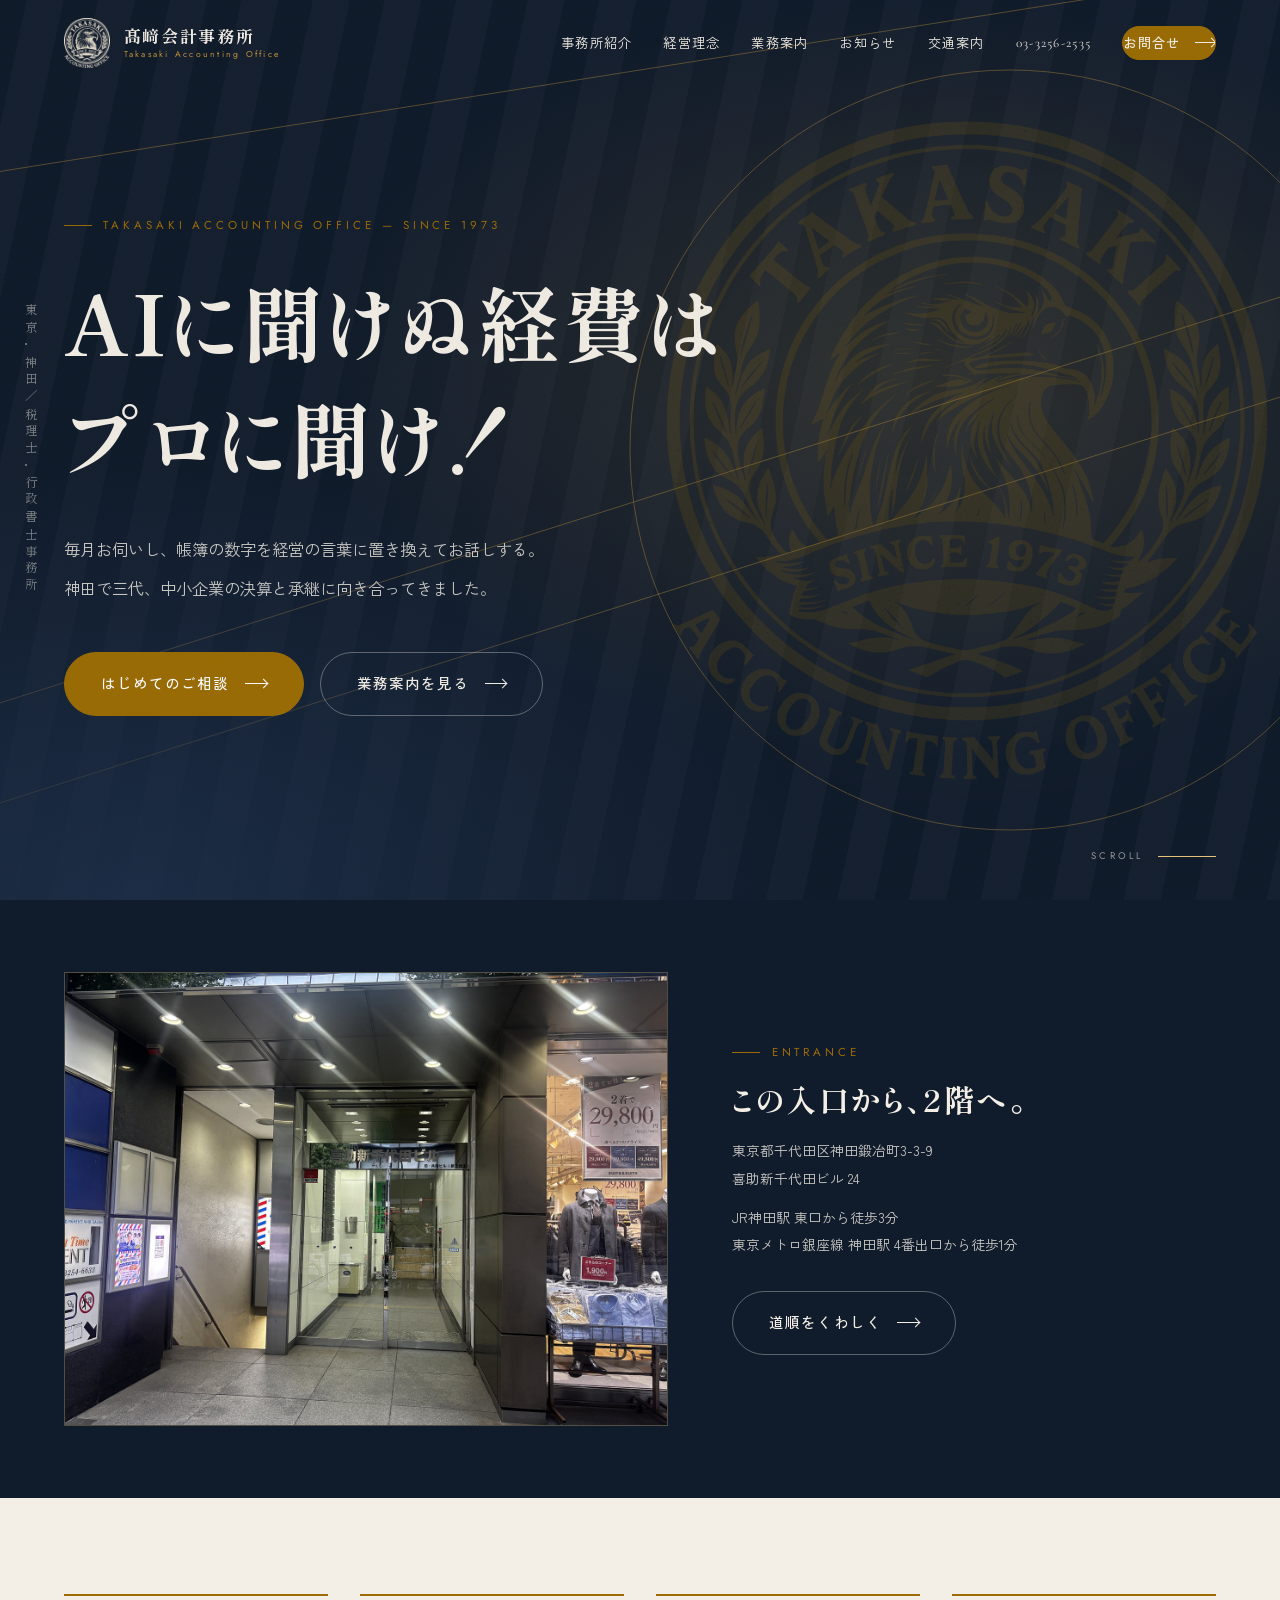
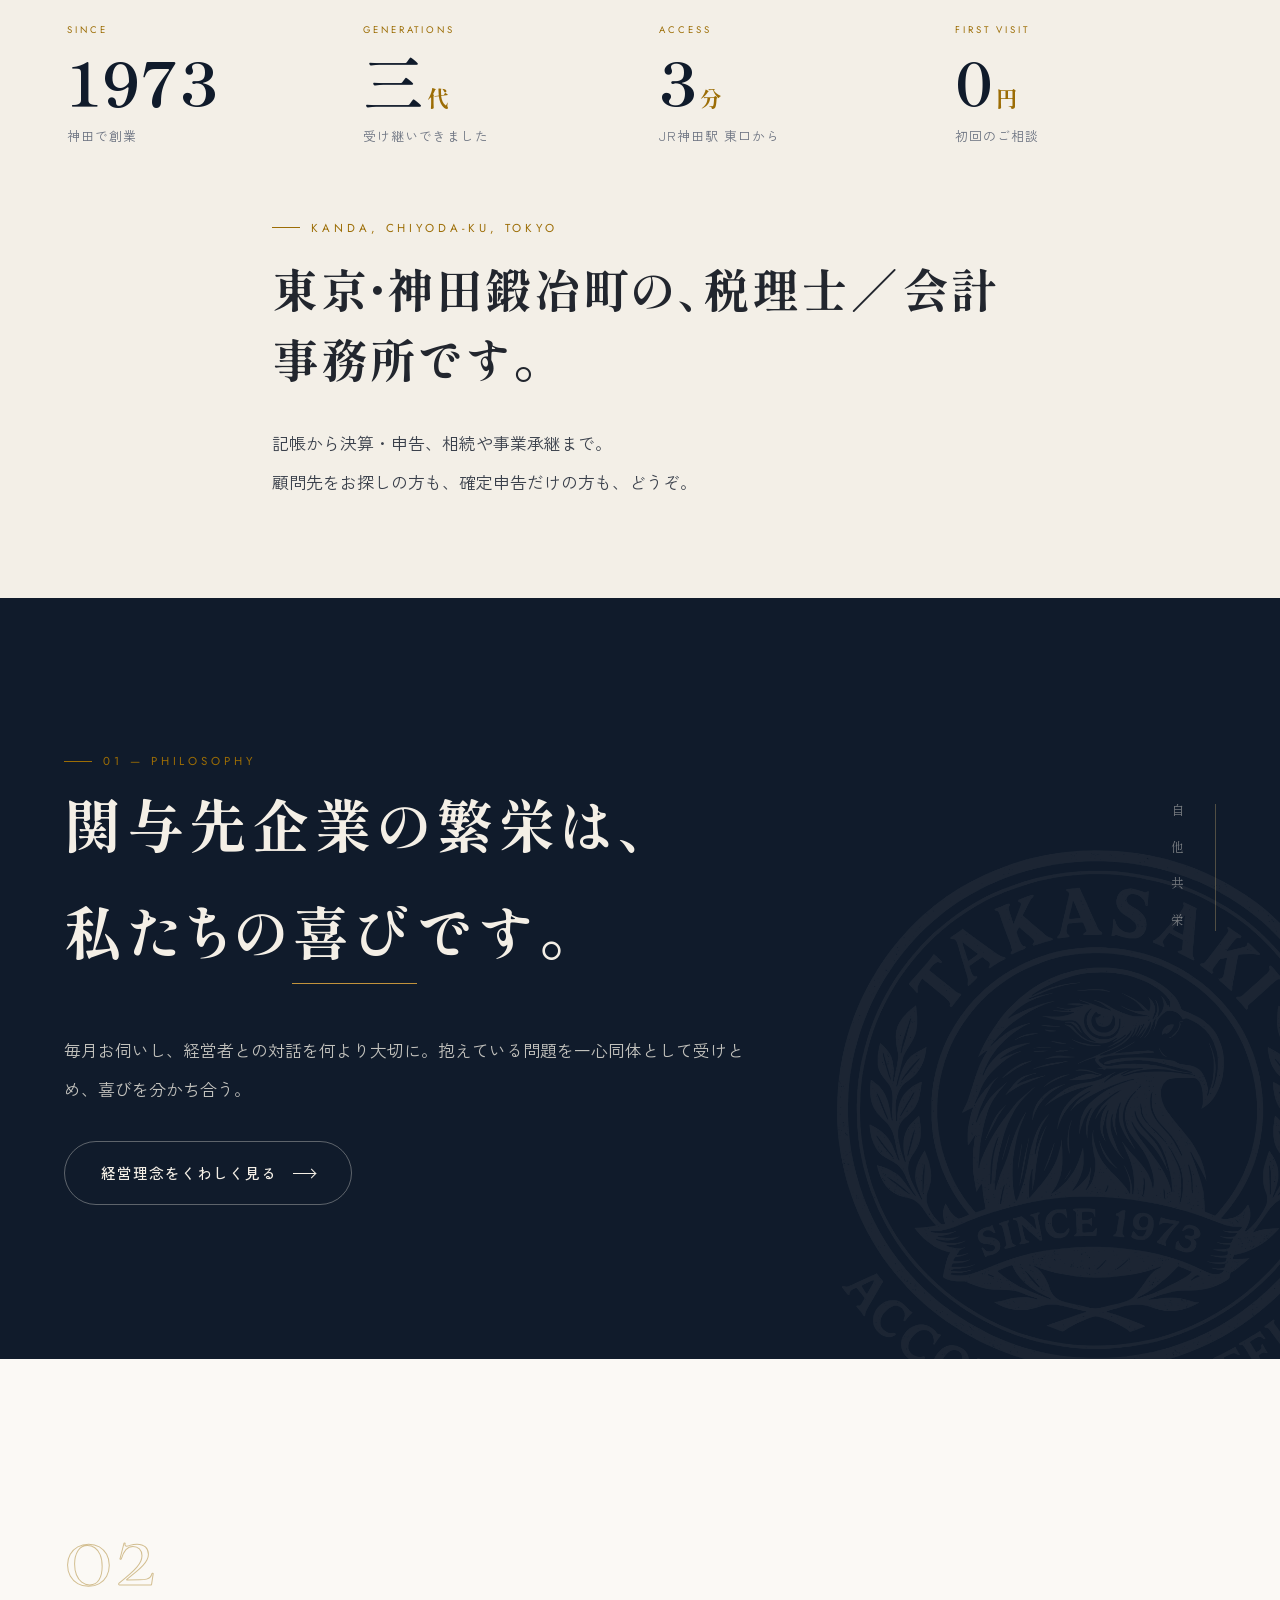
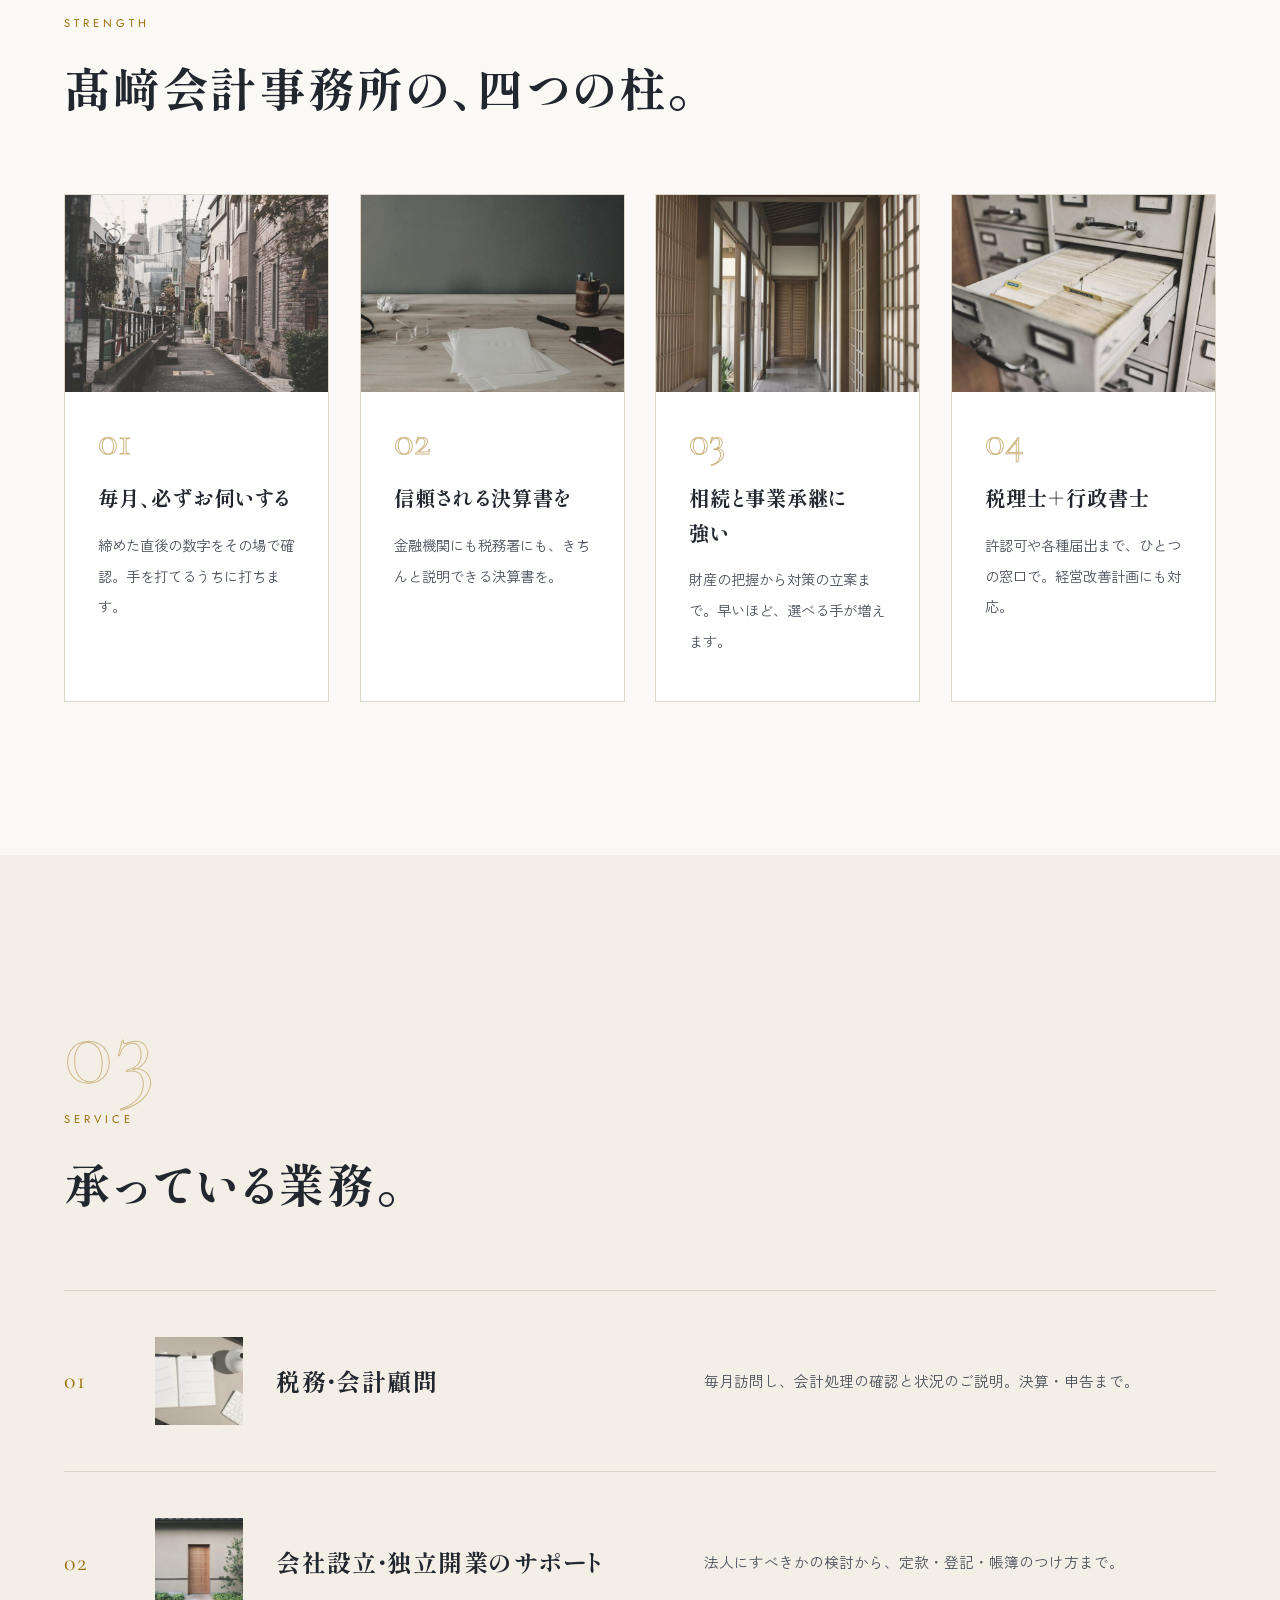
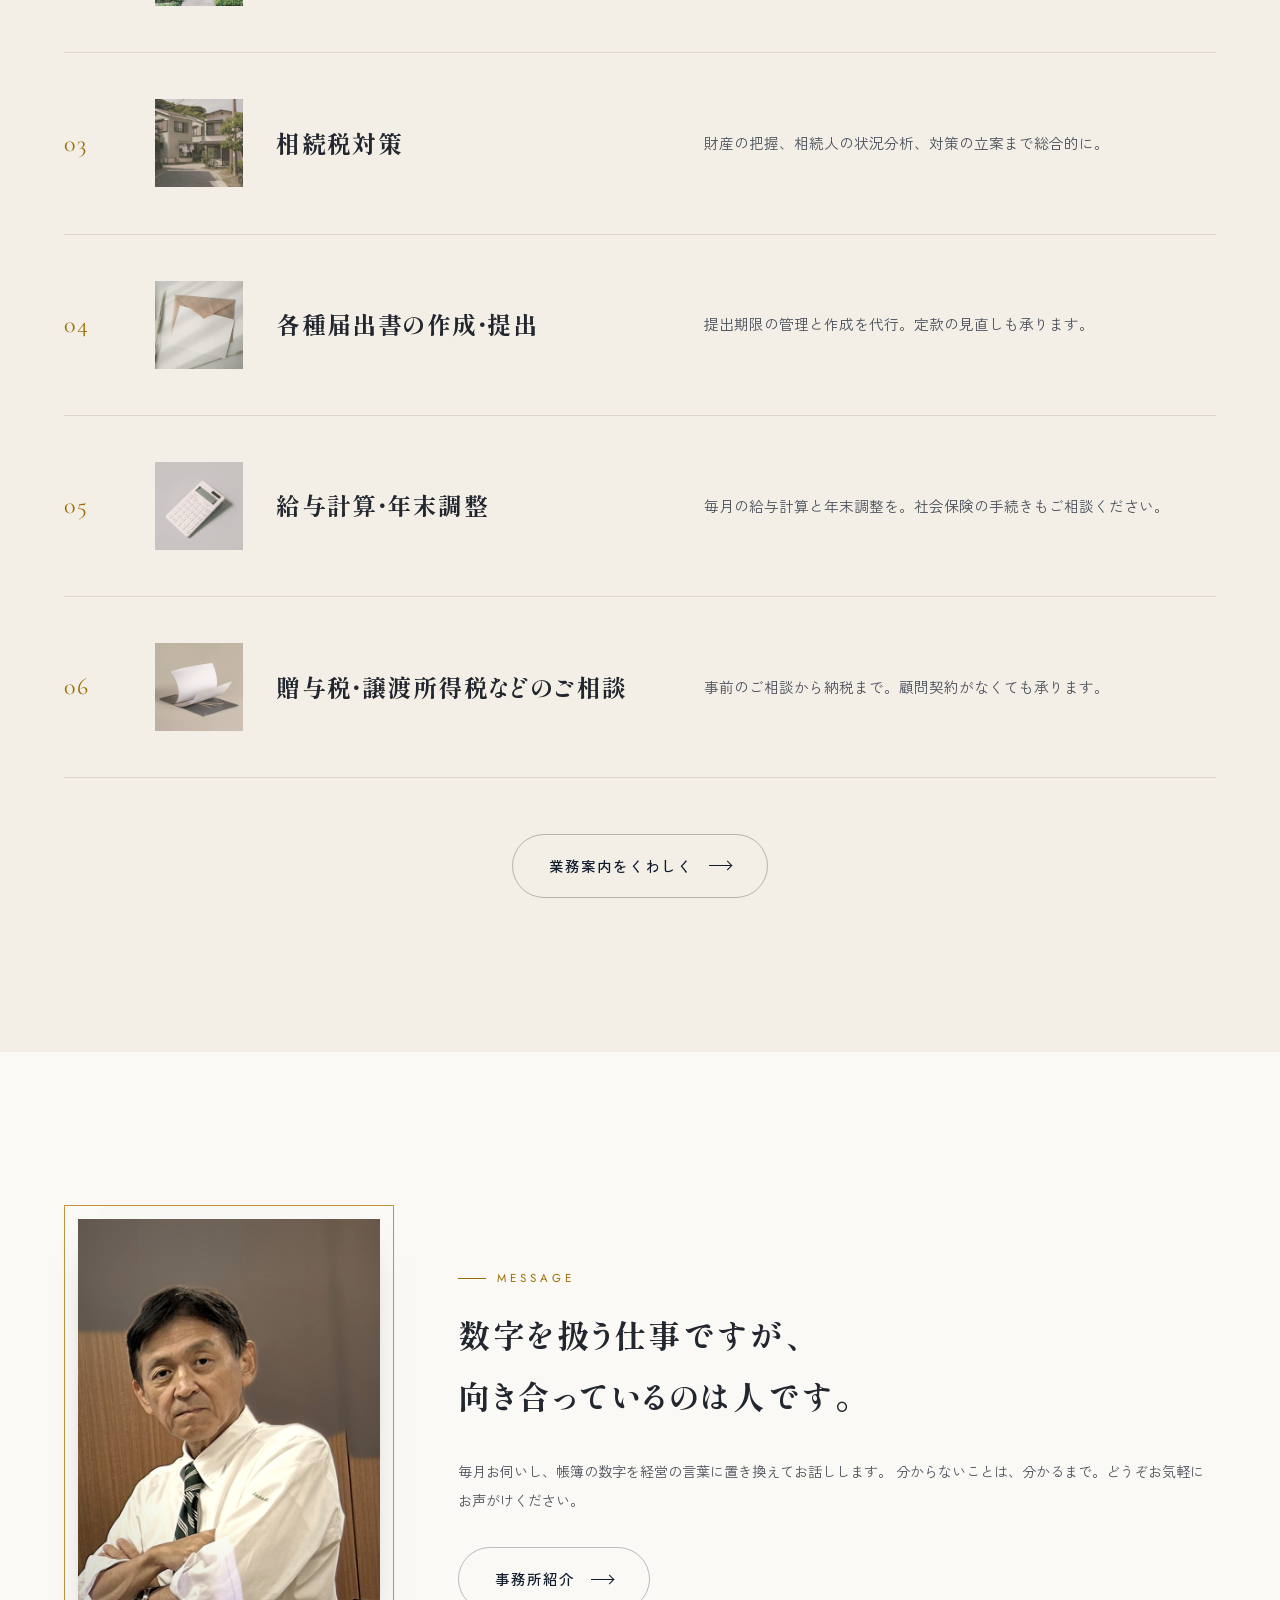
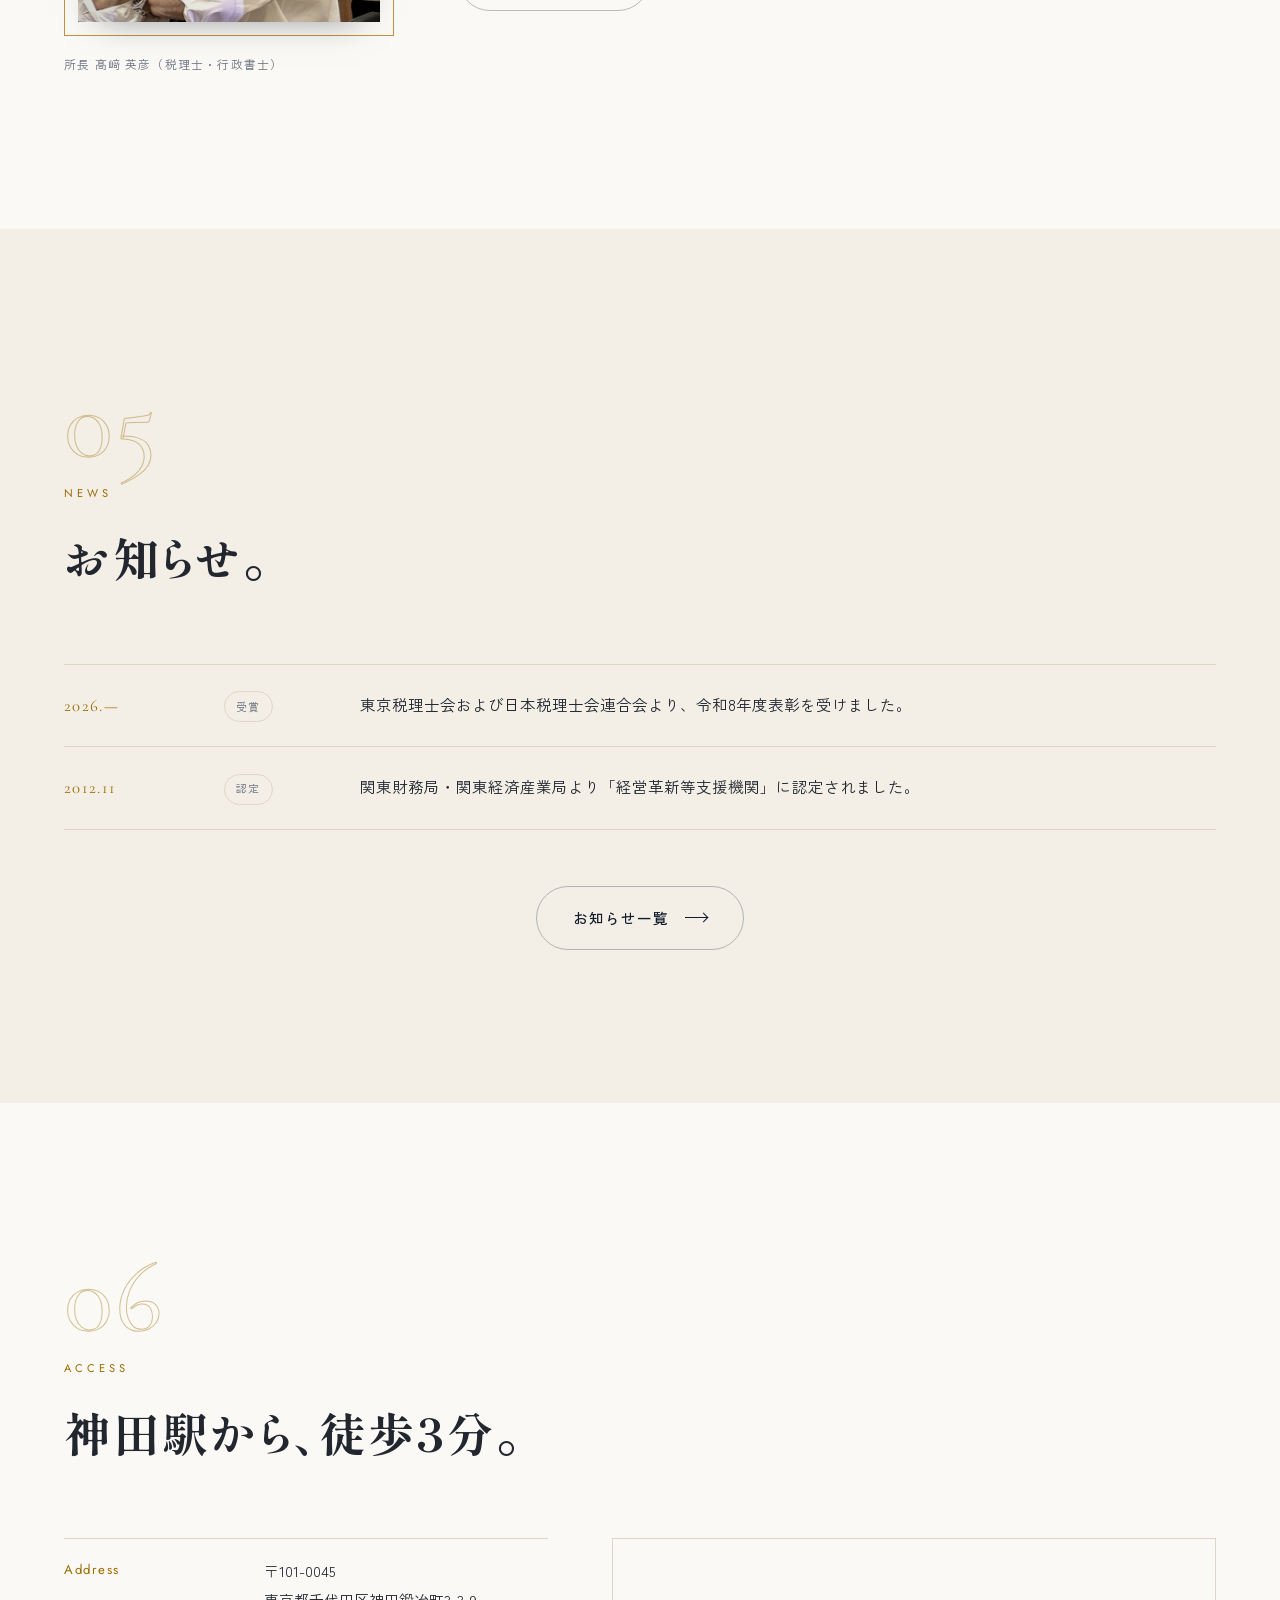
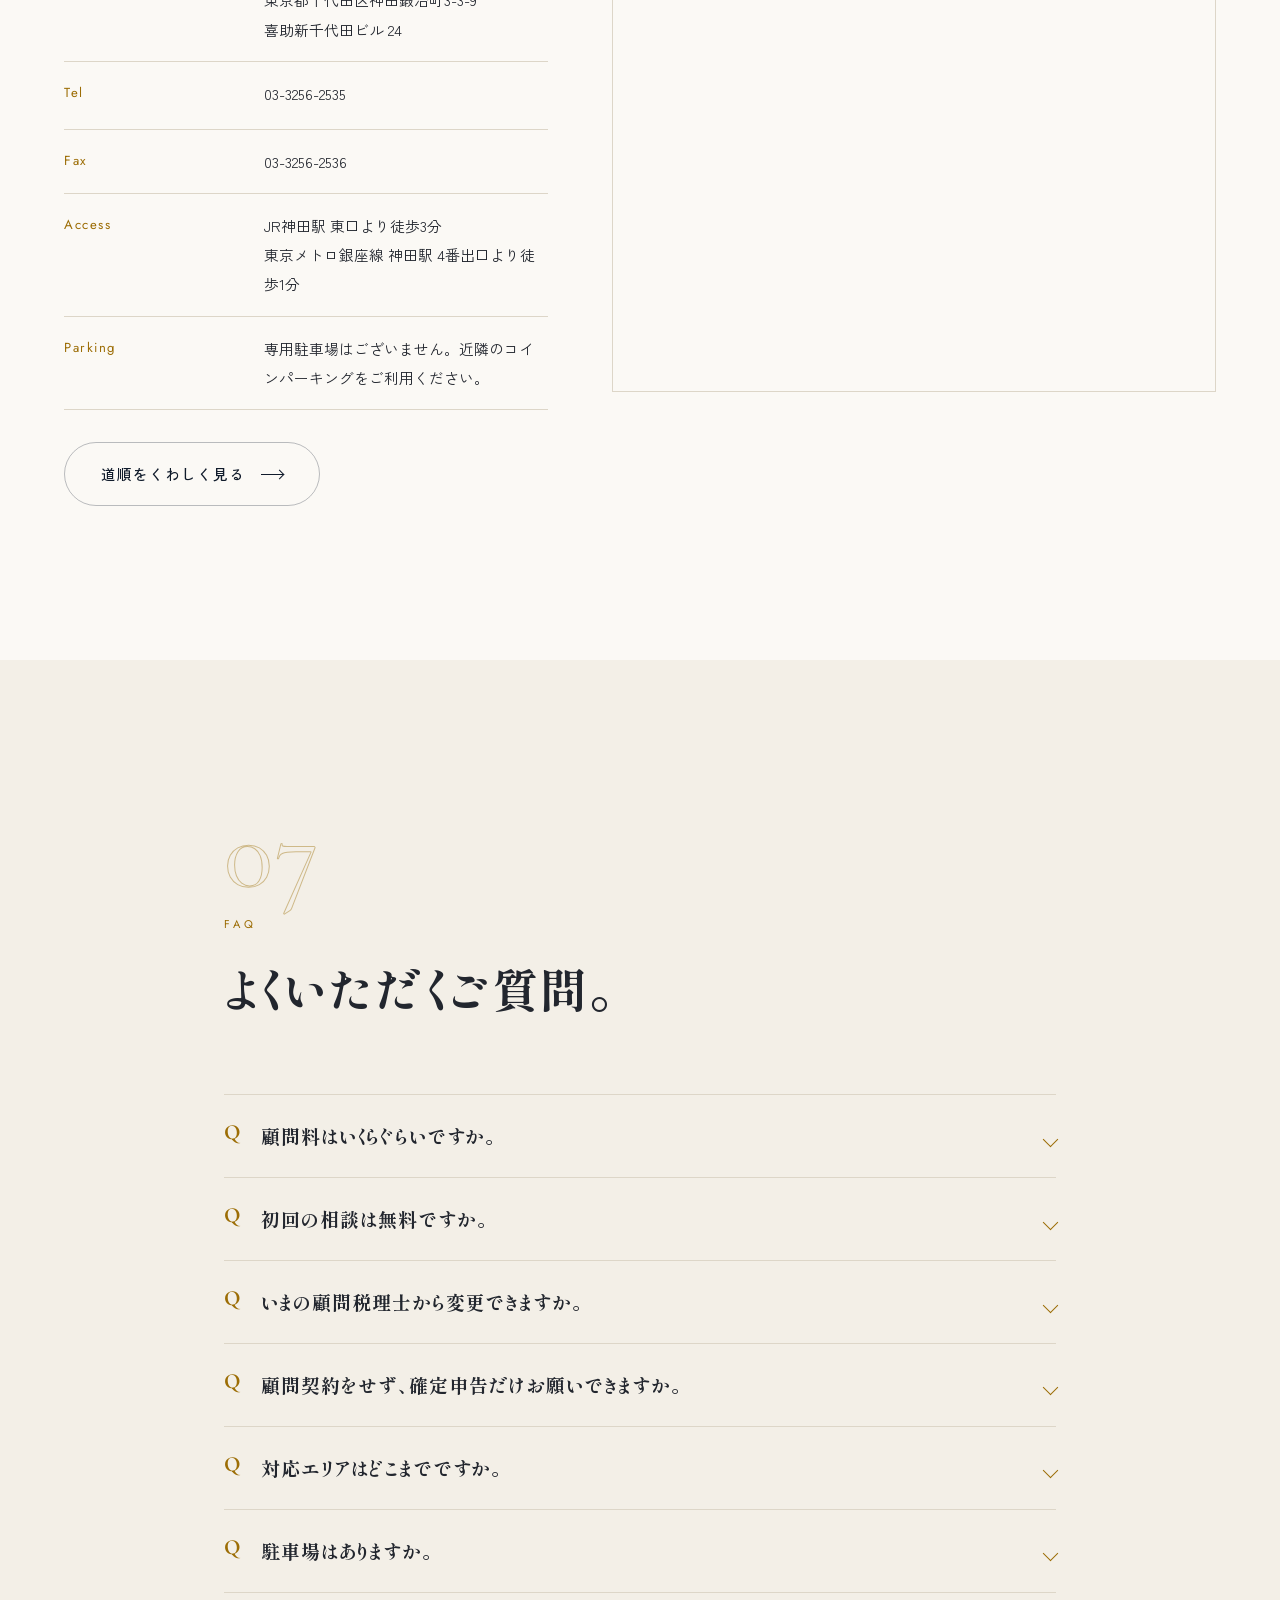
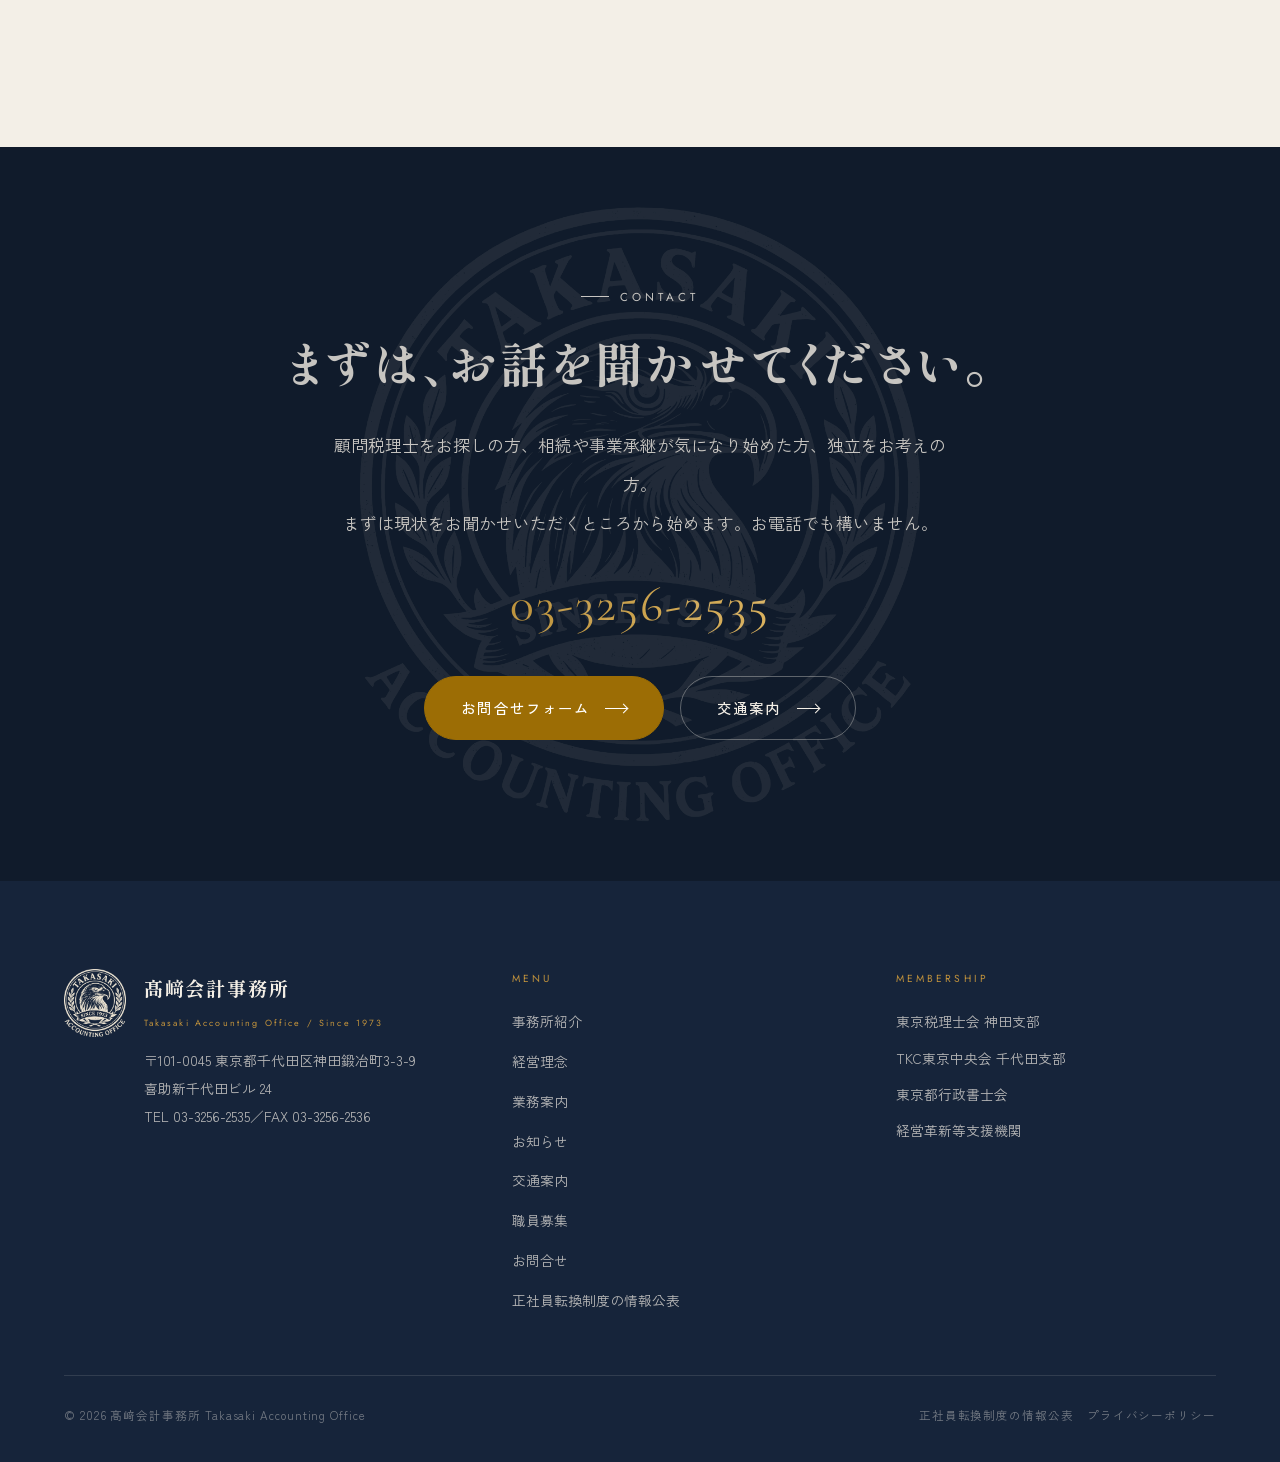
<file: index.html>
<!doctype html>
<html lang="ja">
<head>
<meta charset="utf-8">
<meta name="viewport" content="width=device-width, initial-scale=1">
<!-- Google Search Console の所有権確認。消さないでください -->
<meta name="google-site-verification" content="8QegLdNRgob9LxWhHqgyndq1oMF9WiNy9AwaGreu6V0" />
<title>神田の税理士・会計事務所なら髙﨑会計事務所｜東京都千代田区</title>
<meta name="description" content="東京都千代田区神田鍛冶町の税理士・会計事務所。JR神田駅から徒歩3分。法人・個人の税務顧問、月次巡回監査、会社設立、相続税対策、給与計算、経営改善計画の策定支援まで。税理士・行政書士の髙﨑会計事務所（TEL 03-3256-2535）。">
<!-- ▼独自ドメインを取得したら takasaki-hp.pages.dev を新しいドメインに一括置換してください -->
<link rel="canonical" href="https://takasaki-hp.pages.dev/">
<meta property="og:type" content="website">
<meta property="og:url" content="https://takasaki-hp.pages.dev/">
<meta property="og:site_name" content="髙﨑会計事務所">
<meta property="og:title" content="神田の税理士・会計事務所なら髙﨑会計事務所｜東京都千代田区">
<meta property="og:description" content="東京都千代田区神田鍛冶町の税理士・会計事務所。JR神田駅から徒歩3分。法人・個人の税務顧問、月次巡回監査、会社設立、相続税対策、給与計算、経営改善計画の策定支援まで。税理士・行政書士の髙﨑会計事務所（TEL 03-3256-2535）。">
<meta property="og:image" content="https://takasaki-hp.pages.dev/assets/img/ogp.jpg?v=8479a3fd">
<meta name="twitter:card" content="summary_large_image">
<link rel="icon" href="assets/img/favicon.ico?v=6ceff27e" sizes="any">
<link rel="apple-touch-icon" href="assets/img/apple-touch-icon.png?v=a73fda04">
<link rel="preconnect" href="https://fonts.googleapis.com">
<link rel="preconnect" href="https://fonts.gstatic.com" crossorigin>
<link href="https://fonts.googleapis.com/css2?family=Cormorant+Garamond:wght@300;400&family=Jost:wght@300;400&family=Shippori+Mincho+B1:wght@700;800&family=Zen+Kaku+Gothic+New:wght@400;500&display=swap" rel="stylesheet">
<link rel="stylesheet" href="assets/css/style.css">
<script type="application/ld+json">
{
  "@context": "https://schema.org",
  "@type": "WebSite",
  "name": "髙﨑会計事務所",
  "alternateName": ["高崎会計事務所", "髙﨑会計事務所（神田）", "Takasaki Accounting Office"],
  "url": "https://takasaki-hp.pages.dev/",
  "inLanguage": "ja",
  "publisher": {
    "@type": "Organization",
    "name": "髙﨑会計事務所",
    "url": "https://takasaki-hp.pages.dev/",
    "logo": "https://takasaki-hp.pages.dev/assets/img/icon-512.png?v=ceb0443e"
  }
}
</script>
<script type="application/ld+json">
{
  "@context": "https://schema.org",
  "@type": "AccountingService",
  "name": "髙﨑会計事務所",
  "alternateName": "TAKASAKI ACCOUNTING OFFICE",
  "image": "https://takasaki-hp.pages.dev/assets/img/ogp.jpg?v=8479a3fd",
  "telephone": "+81-3-3256-2535",
  "faxNumber": "+81-3-3256-2536",
  "email": "takasakikaikei@tkcnf.or.jp",
  "foundingDate": "1973",
  "address": {
    "@type": "PostalAddress",
    "postalCode": "101-0045",
    "streetAddress": "神田鍛冶町3-3-9 喜助新千代田ビル 24",
    "addressLocality": "千代田区",
    "addressRegion": "東京都",
    "addressCountry": "JP"
  },
  "areaServed": [
    {"@type":"City","name":"東京都千代田区"},
    {"@type":"City","name":"東京都中央区"},
    {"@type":"City","name":"東京都台東区"},
    {"@type":"City","name":"東京都文京区"},
    {"@type":"AdministrativeArea","name":"東京都"}
  ],
  "hasMap": "https://maps.google.com/maps?q=%E6%9D%B1%E4%BA%AC%E9%83%BD%E5%8D%83%E4%BB%A3%E7%94%B0%E5%8C%BA%E7%A5%9E%E7%94%B0%E9%8D%9B%E5%86%B6%E7%94%BA3-3-9",
  "knowsAbout": ["税務顧問","月次巡回監査","法人税申告","所得税確定申告","相続税申告","事業承継","会社設立","給与計算","年末調整","経営改善計画の策定支援","行政書士業務"],
  "member": {
    "@type": "Person",
    "name": "髙﨑英彦",
    "jobTitle": "所長・税理士・行政書士",
    "identifier": "税理士登録番号 076743",
    "memberOf": [
      {"@type":"Organization","name":"東京税理士会 神田支部"},
        {"@type":"Organization","name":"東京都行政書士会"}
    ]
  },
  "priceRange": "$$"
}
</script>
<script type="application/ld+json">
{
  "@context": "https://schema.org",
  "@type": "FAQPage",
  "mainEntity": [
    {"@type":"Question","name":"顧問料はいくらぐらいですか。","acceptedAnswer":{"@type":"Answer","text":"業種・規模・取引量によって異なります。初回の面談のうえ、書面でお見積りします。面談だけで終わっても費用はいただきません。"}},
    {"@type":"Question","name":"初回の相談は無料ですか。","acceptedAnswer":{"@type":"Answer","text":"はい、無料です。決算書や試算表をお持ちいただくと、より具体的にお話しできます。"}},
    {"@type":"Question","name":"いまの顧問税理士から変更できますか。","acceptedAnswer":{"@type":"Answer","text":"承っております。決算期の途中からお引き受けできる場合もあります。まずはご相談ください。"}},
    {"@type":"Question","name":"顧問契約をせず、確定申告だけお願いできますか。","acceptedAnswer":{"@type":"Answer","text":"可能です。贈与税・譲渡所得税など、単発のご相談も歓迎しています。"}},
    {"@type":"Question","name":"対応エリアはどこまでですか。","acceptedAnswer":{"@type":"Answer","text":"千代田区神田を中心に、中央区・台東区・文京区など。それ以外の地域もご相談ください。"}},
    {"@type":"Question","name":"駐車場はありますか。","acceptedAnswer":{"@type":"Answer","text":"専用駐車場はございません。近隣のコインパーキングをご利用ください。JR神田駅から徒歩3分です。"}}
  ]
}
</script>
</head>
<body>
<a class="skip" href="#main">本文へ移動</a>

<!-- ============ ヘッダー ============ -->
<header class="hdr">
  <div class="hdr__in wrap--wide">
    <a class="hdr__brand" href="index.html">
      <span class="hdr__crest">
        <img class="on-dark" src="assets/img/mark-cream.png?v=f8b53861" alt="">
        <img class="on-light" src="assets/img/mark-gold.png?v=872eae30" alt="">
      </span>
      <span class="hdr__name">
        <span class="hdr__ja">髙﨑会計事務所</span>
        <span class="hdr__en">Takasaki Accounting Office</span>
      </span>
    </a>
    <nav class="hdr__nav">
      <a href="office.html">事務所紹介</a>
      <a href="philosophy.html">経営理念</a>
      <a href="service.html">業務案内</a>
      <a href="news.html">お知らせ</a>
      <a href="access.html">交通案内</a>
      <a class="hdr__tel" href="tel:0332562535">03-3256-2535</a>
      <a class="btn btn--gold hdr__cta" href="contact.html">お問合せ<i class="btn__arrow"></i></a>
    </nav>
    <button class="burger" aria-label="メニューを開く" aria-expanded="false"><span></span><span></span></button>
  </div>
</header>

<!-- ============ スマホメニュー ============ -->
<nav class="drawer">
  <a href="index.html" style="--i:0">トップ<small>HOME</small></a>
  <a href="office.html" style="--i:1">事務所紹介<small>OFFICE</small></a>
  <a href="philosophy.html" style="--i:2">経営理念<small>PHILOSOPHY</small></a>
  <a href="service.html" style="--i:3">業務案内<small>SERVICE</small></a>
  <a href="news.html" style="--i:4">お知らせ<small>NEWS</small></a>
  <a href="access.html" style="--i:5">交通案内<small>ACCESS</small></a>
  <a href="recruit.html" style="--i:6">職員募集<small>RECRUIT</small></a>
  <a href="contact.html" style="--i:7">お問合せ<small>CONTACT</small></a>
  <div class="drawer__foot">
    <span class="eyebrow">お電話でのご相談</span>
    <a class="drawer__tel" href="tel:0332562535">03-3256-2535</a>
    <small>東京都千代田区神田鍛冶町3-3-9 喜助新千代田ビル 24</small>
  </div>
</nav>

<main id="main">

<!-- ============ ヒーロー ============ -->
<section class="hero">
  <div class="hero__bg">
    <svg class="hero__lines" viewBox="0 0 1440 900" preserveAspectRatio="xMidYMid slice" aria-hidden="true">
      <path style="--len:1700;--d:0"   d="M-100 760 L1540 240"/>
      <path style="--len:1700;--d:.25" d="M-100 860 L1540 340"/>
      <path style="--len:1700;--d:.5"  d="M-100 200 L1540 -60" opacity=".25"/>
      <circle style="--len:2400;--d:.7" cx="1090" cy="450" r="380"/>
    </svg>
    <img class="hero__crest" src="assets/img/logo-gold.png?v=e9d41e8d" alt="" aria-hidden="true">
  </div>

  <div class="hero__inner wrap">
    <p class="eyebrow">Takasaki Accounting Office — Since 1973</p>
    <h1 class="hero__title">
      <span class="ln"><span style="--d:0">AIに聞けぬ経費は</span></span>
      <span class="ln"><span style="--d:.14">プロに聞け！</span></span>
    </h1>
    <p class="hero__lead">
      毎月お伺いし、帳簿の数字を経営の言葉に置き換えてお話しする。<br class="brpc">
      神田で三代、中小企業の決算と承継に向き合ってきました。
    </p>
    <div class="hero__cta">
      <a class="btn btn--gold" href="contact.html">はじめてのご相談<i class="btn__arrow"></i></a>
      <a class="btn btn--light" href="service.html">業務案内を見る<i class="btn__arrow"></i></a>
    </div>
  </div>

  <div class="hero__vert">東京・神田／税理士・行政書士事務所</div>
  <div class="hero__scroll"><span>SCROLL</span><i></i></div>
</section>

<!-- ============ 玄関 ============ -->
<section class="entrance">
  <div class="wrap entrance__grid">
    <img src="assets/img/entrance.jpg?v=1a5e864a" alt="喜助新千代田ビルの入口" width="1400" height="1050">
    <div class="entrance__in">
      <p class="eyebrow">Entrance</p>
      <p class="entrance__t">この入口から、2階へ。</p>
      <p class="entrance__d">
        東京都千代田区神田鍛冶町3-3-9<br>
        喜助新千代田ビル 24
      </p>
      <p class="entrance__d">
        JR神田駅 東口から徒歩3分<br>
        東京メトロ銀座線 神田駅 4番出口から徒歩1分
      </p>
      <p class="mt-m"><a class="btn btn--light" href="access.html">道順をくわしく<i class="btn__arrow"></i></a></p>
    </div>
  </div>
</section>

<!-- ============ 数字で見る ============ -->
<section class="sec sec--paper" id="about-kanda" style="padding-block:clamp(3.5rem,8vw,6rem)">
  <div class="wrap">
    <dl class="facts" data-reveal>
      <div><span>Since</span><dt>1973</dt><dd>神田で創業</dd></div>
      <div><span>Generations</span><dt>三<span>代</span></dt><dd>受け継いできました</dd></div>
      <div><span>Access</span><dt>3<span>分</span></dt><dd>JR神田駅 東口から</dd></div>
      <div><span>First visit</span><dt>0<span>円</span></dt><dd>初回のご相談</dd></div>
    </dl>

    <div class="wrap" style="max-width:46rem;padding:0;margin-top:clamp(3rem,6vw,4.5rem)">
      <p class="eyebrow">Kanda, Chiyoda-ku, Tokyo</p>
      <h2 class="sechead__jp split mt-s">東京・神田鍛冶町の、<br class="brpc">税理士／会計事務所です。</h2>
      <p class="lead mt-m" data-reveal>
        記帳から決算・申告、相続や事業承継まで。<br class="brpc">
        顧問先をお探しの方も、確定申告だけの方も、どうぞ。
      </p>
    </div>
  </div>
</section>



<!-- ============ 01 経営理念 ============ -->
<section class="sec sec--ink" id="philosophy">
  <div class="wrap">
    <div class="philo">
      <div>
        <p class="eyebrow">01 — Philosophy</p>
        <blockquote class="philo__quote" data-reveal>
          関与先企業の繁栄は、<br>私たちの<em>喜び</em>です。
        </blockquote>
      </div>
      <div class="philo__vert">自　他　共　栄</div>
    </div>
    <div class="philo__body">
      <p class="lead" data-reveal>
        毎月お伺いし、経営者との対話を何より大切に。抱えている問題を一心同体として受けとめ、喜びを分かち合う。
      </p>
      <p class="mt-m" data-reveal style="--i:1">
        <a class="btn btn--light" href="philosophy.html">経営理念をくわしく見る<i class="btn__arrow"></i></a>
      </p>
    </div>
  </div>
  <img class="sec__watermark" src="assets/img/logo-cream.png?v=29277149" alt="" aria-hidden="true">
</section>

<!-- ============ 02 選ばれる理由 ============ -->
<section class="sec" id="strength">
  <div class="wrap">
    <div class="sechead">
      <span class="sechead__no">02</span>
      <span class="sechead__en">Strength</span>
      <h2 class="sechead__jp split">髙﨑会計事務所の、四つの柱。</h2>
    </div>

    <div class="grid-3" data-stagger>
      <article class="card card--img" data-reveal>
        <figure class="card__fig"><img src="assets/img/pil1.jpg?v=89b3b3a5" alt="神田の路地" width="760" height="570" loading="lazy"></figure>
        <span class="card__no">01</span>
        <h3 class="card__t">毎月、必ずお伺いする</h3>
        <p class="card__d">締めた直後の数字をその場で確認。手を打てるうちに打ちます。</p>
      </article>
      <article class="card card--img" data-reveal>
        <figure class="card__fig"><img src="assets/img/pil2.jpg?v=6701d439" alt="机の上の書類" width="760" height="570" loading="lazy"></figure>
        <span class="card__no">02</span>
        <h3 class="card__t">信頼される決算書を</h3>
        <p class="card__d">金融機関にも税務署にも、きちんと説明できる決算書を。</p>
      </article>
      <article class="card card--img" data-reveal>
        <figure class="card__fig"><img src="assets/img/pil3.jpg?v=fb825d97" alt="日本家屋の廊下" width="760" height="570" loading="lazy"></figure>
        <span class="card__no">03</span>
        <h3 class="card__t">相続と事業承継に強い</h3>
        <p class="card__d">財産の把握から対策の立案まで。早いほど、選べる手が増えます。</p>
      </article>
      <article class="card card--img" data-reveal>
        <figure class="card__fig"><img src="assets/img/pil4.jpg?v=66c4e978" alt="書類の整理棚" width="760" height="570" loading="lazy"></figure>
        <span class="card__no">04</span>
        <h3 class="card__t">税理士＋行政書士</h3>
        <p class="card__d">許認可や各種届出まで、ひとつの窓口で。経営改善計画にも対応。</p>
      </article>
    </div>
  </div>
</section>

<!-- ============ 03 業務案内 ============ -->
<section class="sec sec--paper" id="service">
  <div class="wrap">
    <div class="sechead">
      <span class="sechead__no">03</span>
      <span class="sechead__en">Service</span>
      <h2 class="sechead__jp split">承っている業務。</h2>
    </div>

    <div class="svc">
      <a class="svc__item" href="service.html#komon">
        <span class="svc__no">01</span>
        <span class="svc__thumb"><img src="assets/img/svc1.jpg?v=2655ec5b" alt="手帳とペン" width="420" height="420" loading="lazy"></span>
        <span class="svc__t">税務・会計顧問</span>
        <span class="svc__d">毎月訪問し、会計処理の確認と状況のご説明。決算・申告まで。</span>
      </a>
      <a class="svc__item" href="service.html#setsuritsu">
        <span class="svc__no">02</span>
        <span class="svc__thumb"><img src="assets/img/svc2.jpg?v=ca69ec6d" alt="木の扉" width="420" height="420" loading="lazy"></span>
        <span class="svc__t">会社設立・独立開業のサポート</span>
        <span class="svc__d">法人にすべきかの検討から、定款・登記・帳簿のつけ方まで。</span>
      </a>
      <a class="svc__item" href="service.html#souzoku">
        <span class="svc__no">03</span>
        <span class="svc__thumb"><img src="assets/img/svc3.jpg?v=d763fbd0" alt="住宅街" width="420" height="420" loading="lazy"></span>
        <span class="svc__t">相続税対策</span>
        <span class="svc__d">財産の把握、相続人の状況分析、対策の立案まで総合的に。</span>
      </a>
      <a class="svc__item" href="service.html#todokede">
        <span class="svc__no">04</span>
        <span class="svc__thumb"><img src="assets/img/svc4.jpg?v=a1deda3b" alt="封筒と書類" width="420" height="420" loading="lazy"></span>
        <span class="svc__t">各種届出書の作成・提出</span>
        <span class="svc__d">提出期限の管理と作成を代行。定款の見直しも承ります。</span>
      </a>
      <a class="svc__item" href="service.html#kyuyo">
        <span class="svc__no">05</span>
        <span class="svc__thumb"><img src="assets/img/svc5.jpg?v=e20b106f" alt="電卓" width="420" height="420" loading="lazy"></span>
        <span class="svc__t">給与計算・年末調整</span>
        <span class="svc__d">毎月の給与計算と年末調整を。社会保険の手続きもご相談ください。</span>
      </a>
      <a class="svc__item" href="service.html#sonota">
        <span class="svc__no">06</span>
        <span class="svc__thumb"><img src="assets/img/svc6.jpg?v=ac318681" alt="めくれた紙" width="420" height="420" loading="lazy"></span>
        <span class="svc__t">贈与税・譲渡所得税などのご相談</span>
        <span class="svc__d">事前のご相談から納税まで。顧問契約がなくても承ります。</span>
      </a>
    </div>

    <p class="mt-l center" data-reveal>
      <a class="btn btn--ghost" href="service.html">業務案内をくわしく<i class="btn__arrow"></i></a>
    </p>
  </div>
</section>

<!-- ============ 04 所長 ============ -->
<section class="sec" id="profile">
  <div class="wrap">
    <div class="prof">
      <figure class="prof__fig" data-reveal>
        <div class="prof__frame"><img src="assets/img/daihyo.jpg?v=6b4b142d" alt="所長 髙﨑英彦（税理士・行政書士）" width="660" height="880"></div>
        <figcaption class="prof__cap">所長 髙﨑 英彦（税理士・行政書士）</figcaption>
      </figure>

      <div data-reveal style="--i:1">
        <p class="eyebrow">Message</p>
        <p class="tagline mt-s">数字を扱う仕事ですが、<br class="brpc">向き合っているのは人です。</p>
        <p class="gen__txt mt-m">
          毎月お伺いし、帳簿の数字を経営の言葉に置き換えてお話しします。
          分からないことは、分かるまで。どうぞお気軽にお声がけください。
        </p>
        <p class="mt-m">
          <a class="btn btn--ghost" href="office.html">事務所紹介<i class="btn__arrow"></i></a>
        </p>
      </div>
    </div>
  </div>
</section>

<!-- ============ 05 お知らせ ============ -->
<section class="sec sec--paper" id="news">
  <div class="wrap">
    <div class="sechead">
      <span class="sechead__no">05</span>
      <span class="sechead__en">News</span>
      <h2 class="sechead__jp split">お知らせ。</h2>
    </div>

    <div data-stagger>
      <a class="news__item" href="news.html" data-reveal>
        <span class="news__date">2026.—</span>
        <span class="news__tag">受賞</span>
        <span class="news__t">東京税理士会および日本税理士会連合会より、令和8年度表彰を受けました。</span>
      </a>
      <a class="news__item" href="news.html" data-reveal>
        <span class="news__date">2012.11</span>
        <span class="news__tag">認定</span>
        <span class="news__t">関東財務局・関東経済産業局より「経営革新等支援機関」に認定されました。</span>
      </a>
    </div>

    <p class="mt-l center" data-reveal>
      <a class="btn btn--ghost" href="news.html">お知らせ一覧<i class="btn__arrow"></i></a>
    </p>
  </div>
</section>

<!-- ============ 06 交通案内 ============ -->
<section class="sec" id="access">
  <div class="wrap">
    <div class="sechead">
      <span class="sechead__no">06</span>
      <span class="sechead__en">Access</span>
      <h2 class="sechead__jp split">神田駅から、徒歩3分。</h2>
    </div>

    <div class="access">
      <div data-reveal>
        <dl class="dl">
          <div><dt>Address</dt><dd>〒101-0045<br>東京都千代田区神田鍛冶町3-3-9<br>喜助新千代田ビル 24</dd></div>
          <div><dt>Tel</dt><dd><a class="ul" href="tel:0332562535">03-3256-2535</a></dd></div>
          <div><dt>Fax</dt><dd>03-3256-2536</dd></div>
          <div><dt>Access</dt><dd>JR神田駅 東口より徒歩3分<br>東京メトロ銀座線 神田駅 4番出口より徒歩1分</dd></div>
          <div><dt>Parking</dt><dd>専用駐車場はございません。近隣のコインパーキングをご利用ください。</dd></div>
        </dl>
        <p class="mt-m">
          <a class="btn btn--ghost" href="access.html">道順をくわしく見る<i class="btn__arrow"></i></a>
        </p>
      </div>

      <div class="map" data-reveal style="--i:1">
        <iframe src="https://maps.google.com/maps?q=%E9%AB%99%EF%A8%91%E4%BC%9A%E8%A8%88%E4%BA%8B%E5%8B%99%E6%89%80%20%E7%A5%9E%E7%94%B0%E9%8D%9B%E5%86%B6%E7%94%BA&z=18&output=embed" loading="lazy" title="髙﨑会計事務所の地図" referrerpolicy="no-referrer-when-downgrade"></iframe>
      </div>
    </div>
  </div>
</section>

<!-- ============ 07 よくあるご質問 ============ -->
<section class="sec sec--paper" id="faq">
  <div class="wrap" style="max-width:52rem">
    <div class="sechead">
      <span class="sechead__no">07</span>
      <span class="sechead__en">FAQ</span>
      <h2 class="sechead__jp split">よくいただくご質問。</h2>
    </div>

    <div class="faq" data-stagger>
      <details class="faq__i" data-reveal>
        <summary>顧問料はいくらぐらいですか。</summary>
        <div class="faq__a">業種・規模・取引量によって異なります。初回の面談のうえ、書面でお見積りします。面談だけで終わっても費用はいただきません。</div>
      </details>
      <details class="faq__i" data-reveal>
        <summary>初回の相談は無料ですか。</summary>
        <div class="faq__a">はい、無料です。決算書や試算表をお持ちいただくと、より具体的にお話しできます。</div>
      </details>
      <details class="faq__i" data-reveal>
        <summary>いまの顧問税理士から変更できますか。</summary>
        <div class="faq__a">承っております。決算期の途中からお引き受けできる場合もあります。まずはご相談ください。</div>
      </details>
      <details class="faq__i" data-reveal>
        <summary>顧問契約をせず、確定申告だけお願いできますか。</summary>
        <div class="faq__a">可能です。贈与税・譲渡所得税など、単発のご相談も歓迎しています。</div>
      </details>
      <details class="faq__i" data-reveal>
        <summary>対応エリアはどこまでですか。</summary>
        <div class="faq__a">千代田区神田を中心に、中央区・台東区・文京区など。それ以外の地域もご相談ください。</div>
      </details>
      <details class="faq__i" data-reveal>
        <summary>駐車場はありますか。</summary>
        <div class="faq__a">専用駐車場はございません。近隣のコインパーキングをご利用ください。JR神田駅から徒歩3分です。</div>
      </details>
    </div>
  </div>
</section>

<!-- ============ CTA ============ -->
<section class="cta">
  <img class="cta__crest" src="assets/img/logo-cream.png?v=29277149" alt="" aria-hidden="true">
  <div class="wrap">
    <p class="eyebrow" style="justify-content:center">Contact</p>
    <p class="cta__t mt-s">まずは、お話を聞かせてください。</p>
    <p class="lead" style="max-width:38em;margin-inline:auto">
      顧問税理士をお探しの方、相続や事業承継が気になり始めた方、独立をお考えの方。<br>まずは現状をお聞かせいただくところから始めます。お電話でも構いません。
    </p>
    <a class="cta__tel mt-m foil" href="tel:0332562535">03-3256-2535</a>
    <div class="cta__row">
      <a class="btn btn--gold" href="contact.html">お問合せフォーム<i class="btn__arrow"></i></a>
      <a class="btn btn--light" href="access.html">交通案内<i class="btn__arrow"></i></a>
    </div>
  </div>
</section>

</main>

<!-- ============ フッター ============ -->
<footer class="ftr">
  <div class="wrap">
    <div class="ftr__top">
      <div class="ftr__brand">
        <img src="assets/img/mark-cream.png?v=f8b53861" alt="髙﨑会計事務所">
        <div>
          <p class="ftr__ja">髙﨑会計事務所</p>
          <p class="ftr__en">Takasaki Accounting Office / Since 1973</p>
          <p style="margin-top:1rem;line-height:2">
            〒101-0045 東京都千代田区神田鍛冶町3-3-9<br>
            喜助新千代田ビル 24<br>
            TEL <a class="ul" href="tel:0332562535">03-3256-2535</a>／FAX 03-3256-2536
          </p>
        </div>
      </div>

      <div>
        <h3>Menu</h3>
        <ul>
          <li><a class="ul" href="office.html">事務所紹介</a></li>
          <li><a class="ul" href="philosophy.html">経営理念</a></li>
          <li><a class="ul" href="service.html">業務案内</a></li>
          <li><a class="ul" href="news.html">お知らせ</a></li>
          <li><a class="ul" href="access.html">交通案内</a></li>
          <li><a class="ul" href="recruit.html">職員募集</a></li>
          <li><a class="ul" href="contact.html">お問合せ</a></li>
          <li><a class="ul" href="career-up.html">正社員転換制度の情報公表</a></li>
        </ul>
      </div>

      <div>
        <h3>Membership</h3>
        <ul>
          <li>東京税理士会 神田支部</li>
          <li>TKC東京中央会 千代田支部</li>
          <li>東京都行政書士会</li>
          <li>経営革新等支援機関</li>
        </ul>
      </div>
    </div>

    <div class="ftr__bottom">
      <span>&copy; <span data-year>2026</span> 髙﨑会計事務所 Takasaki Accounting Office</span>
      <span><a class="ul" href="career-up.html">正社員転換制度の情報公表</a>　<a class="ul" href="privacy.html">プライバシーポリシー</a></span>
    </div>
  </div>
</footer>

<script src="assets/js/main.js"></script>
</body>
</html>
</file>
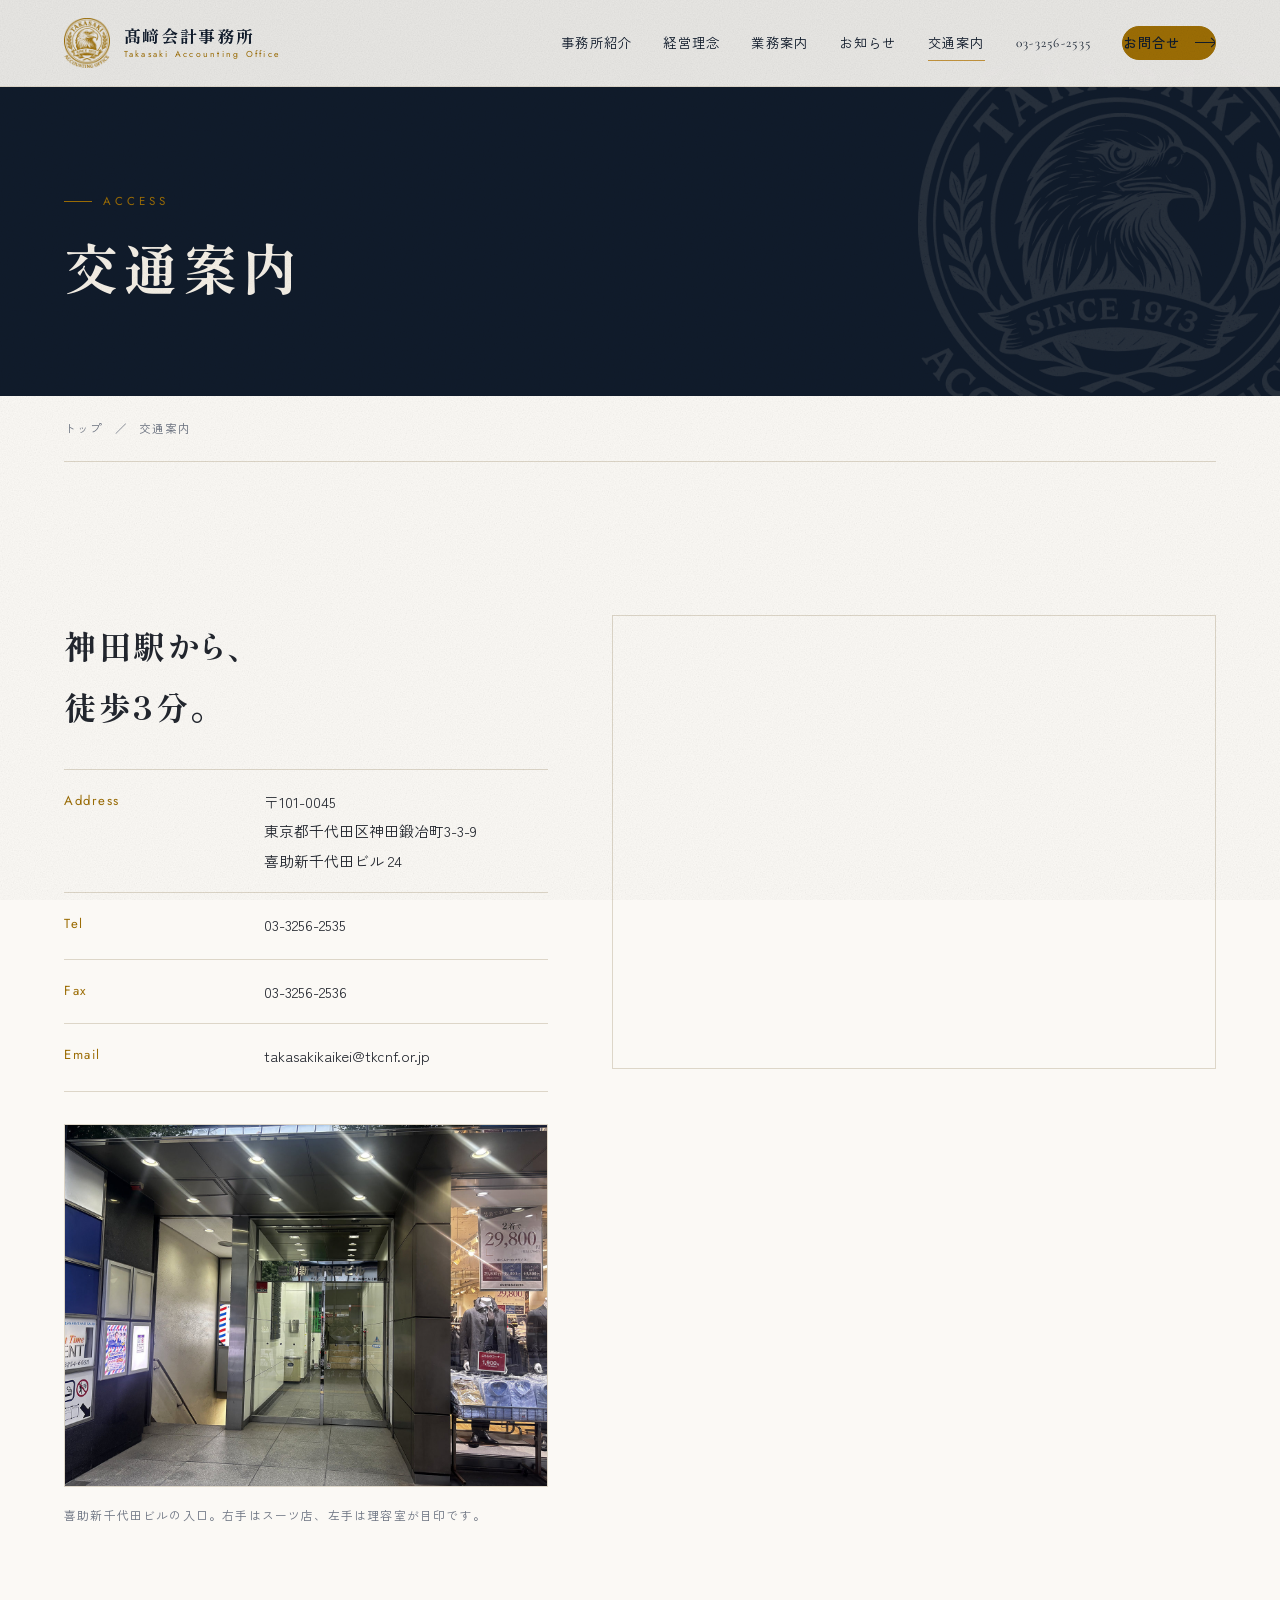
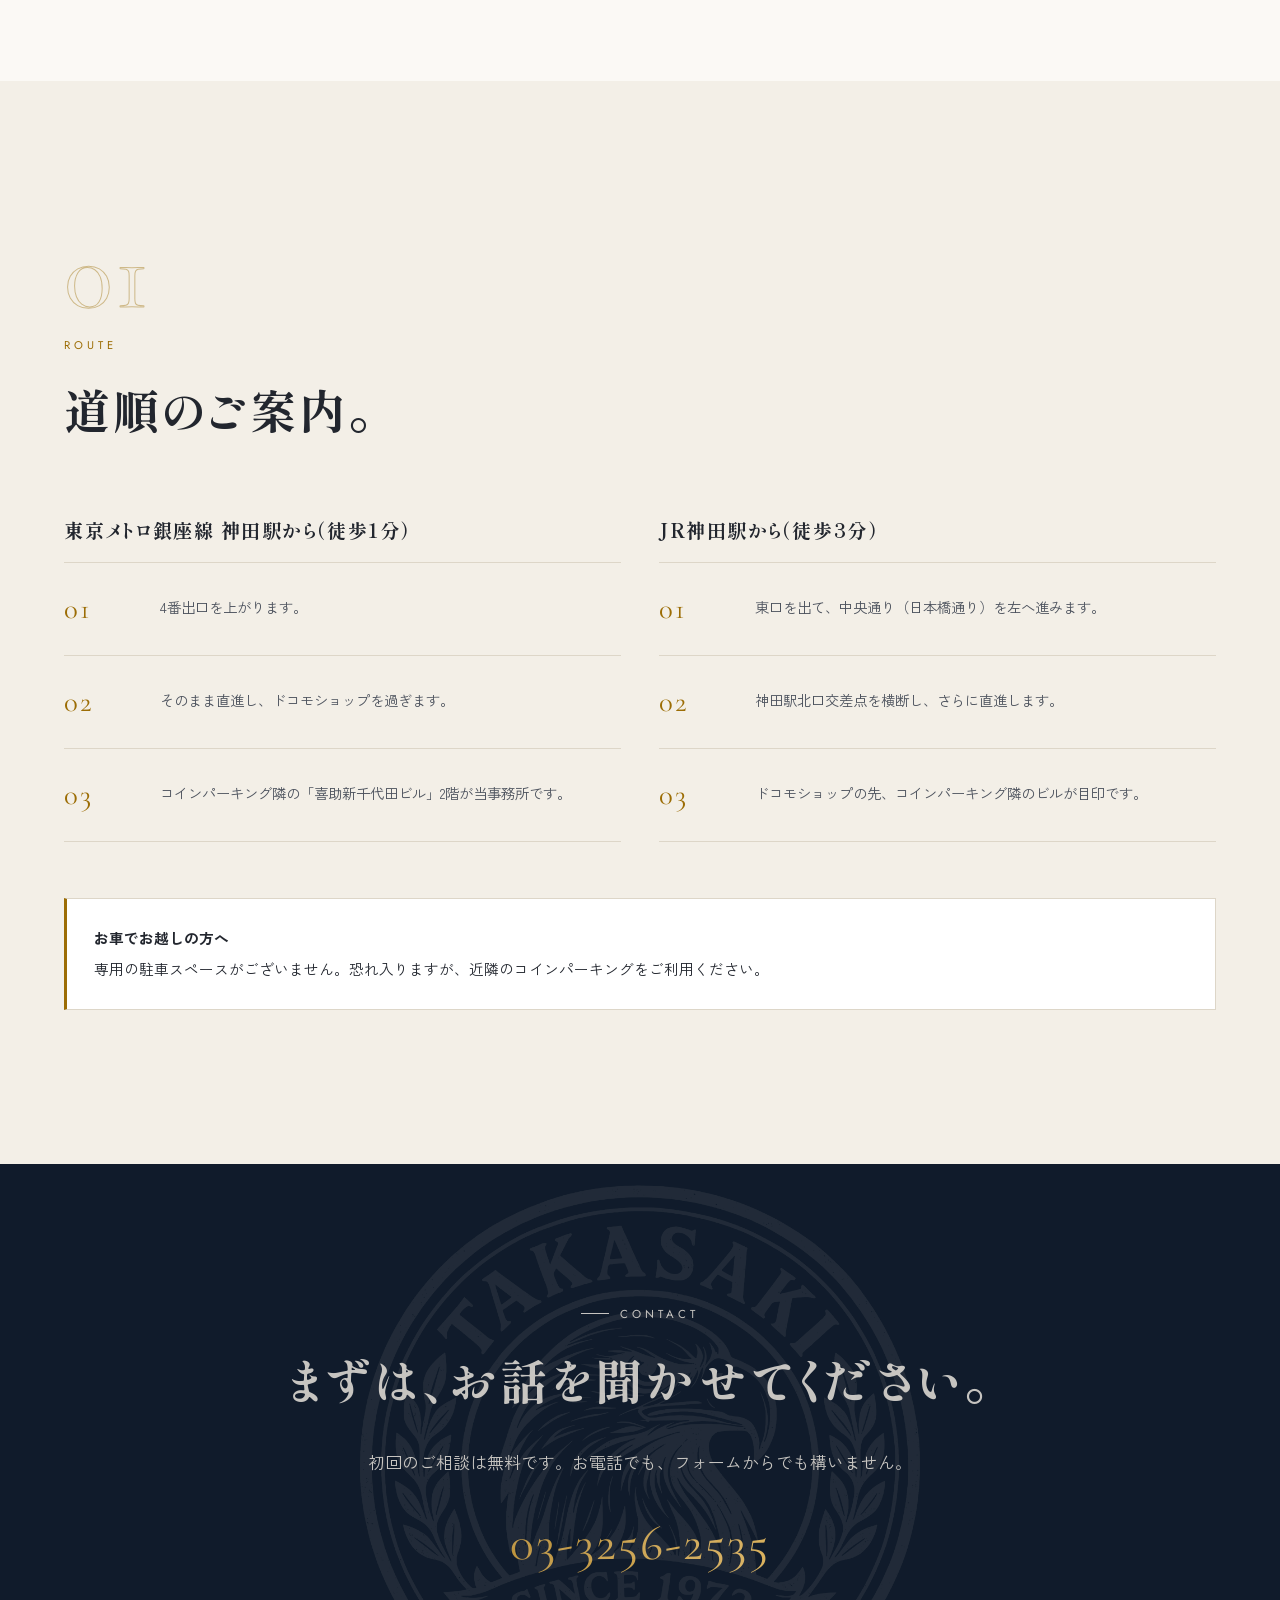
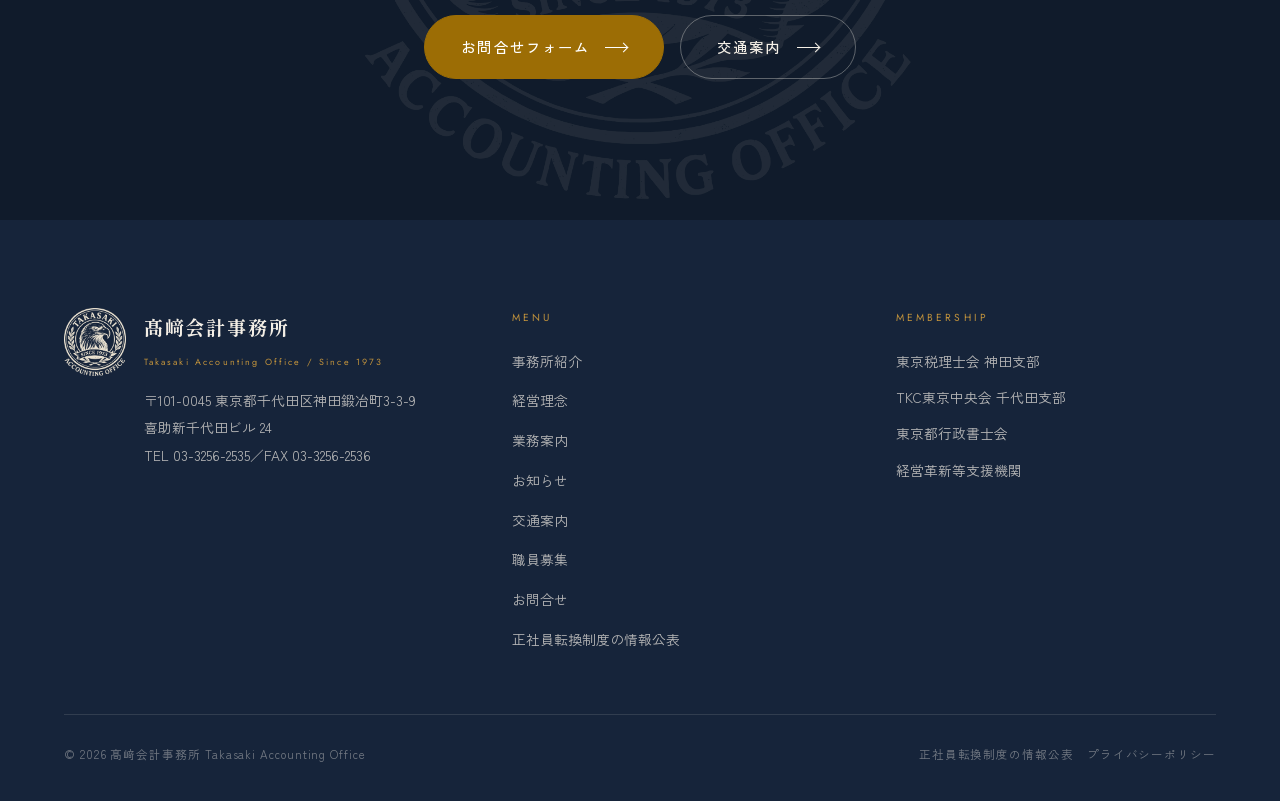
<file: access.html>
<!doctype html>
<html lang="ja">
<head>
<meta charset="utf-8">
<meta name="viewport" content="width=device-width, initial-scale=1">
<title>交通案内｜JR神田駅 徒歩3分の税理士・会計事務所</title>
<meta name="description" content="髙﨑会計事務所へのアクセス。JR神田駅東口より徒歩3分、東京メトロ銀座線神田駅4番出口より徒歩1分。東京都千代田区神田鍛冶町3-3-9 喜助新千代田ビル24。駅からの道順を写真の順にご案内します。">
<!-- ▼独自ドメインを取得したら takasaki-hp.pages.dev を新しいドメインに一括置換してください -->
<link rel="canonical" href="https://takasaki-hp.pages.dev/access">
<meta property="og:type" content="article">
<meta property="og:url" content="https://takasaki-hp.pages.dev/access">
<meta property="og:site_name" content="髙﨑会計事務所">
<meta property="og:title" content="交通案内｜JR神田駅 徒歩3分の税理士・会計事務所">
<meta property="og:description" content="髙﨑会計事務所へのアクセス。JR神田駅東口より徒歩3分、東京メトロ銀座線神田駅4番出口より徒歩1分。東京都千代田区神田鍛冶町3-3-9 喜助新千代田ビル24。駅からの道順を写真の順にご案内します。">
<meta property="og:image" content="https://takasaki-hp.pages.dev/assets/img/ogp.jpg?v=8479a3fd">
<meta name="twitter:card" content="summary_large_image">
<link rel="icon" href="assets/img/favicon.ico?v=6ceff27e" sizes="any">
<link rel="apple-touch-icon" href="assets/img/apple-touch-icon.png?v=a73fda04">
<link rel="preconnect" href="https://fonts.googleapis.com">
<link rel="preconnect" href="https://fonts.gstatic.com" crossorigin>
<link href="https://fonts.googleapis.com/css2?family=Cormorant+Garamond:wght@300;400&family=Jost:wght@300;400&family=Shippori+Mincho+B1:wght@700;800&family=Zen+Kaku+Gothic+New:wght@400;500&display=swap" rel="stylesheet">
<link rel="stylesheet" href="assets/css/style.css">
</head>
<body>
<a class="skip" href="#main">本文へ移動</a>

<header class="hdr hdr--solid">
  <div class="hdr__in wrap--wide">
    <a class="hdr__brand" href="index.html">
      <span class="hdr__crest">
        <img class="on-dark" src="assets/img/mark-cream.png?v=f8b53861" alt="">
        <img class="on-light" src="assets/img/mark-gold.png?v=872eae30" alt="">
      </span>
      <span class="hdr__name">
        <span class="hdr__ja">髙﨑会計事務所</span>
        <span class="hdr__en">Takasaki Accounting Office</span>
      </span>
    </a>
    <nav class="hdr__nav">
      <a href="office.html">事務所紹介</a>
      <a href="philosophy.html">経営理念</a>
      <a href="service.html">業務案内</a>
      <a href="news.html">お知らせ</a>
      <a href="access.html" aria-current="page">交通案内</a>
      <a class="hdr__tel" href="tel:0332562535">03-3256-2535</a>
      <a class="btn btn--gold hdr__cta" href="contact.html">お問合せ<i class="btn__arrow"></i></a>
    </nav>
    <button class="burger" aria-label="メニューを開く" aria-expanded="false"><span></span><span></span></button>
  </div>
</header>

<nav class="drawer">
  <a href="index.html" style="--i:0">トップ<small>HOME</small></a>
  <a href="office.html" style="--i:1">事務所紹介<small>OFFICE</small></a>
  <a href="philosophy.html" style="--i:2">経営理念<small>PHILOSOPHY</small></a>
  <a href="service.html" style="--i:3">業務案内<small>SERVICE</small></a>
  <a href="news.html" style="--i:4">お知らせ<small>NEWS</small></a>
  <a href="access.html" style="--i:5">交通案内<small>ACCESS</small></a>
  <a href="recruit.html" style="--i:6">職員募集<small>RECRUIT</small></a>
  <a href="contact.html" style="--i:7">お問合せ<small>CONTACT</small></a>
  <div class="drawer__foot">
    <span class="eyebrow">お電話でのご相談</span>
    <a class="drawer__tel" href="tel:0332562535">03-3256-2535</a>
    <small>東京都千代田区神田鍛冶町3-3-9 喜助新千代田ビル 24</small>
  </div>
</nav>

<main id="main">

<section class="phead">
  <img class="phead__crest" src="assets/img/logo-cream.png?v=29277149" alt="" aria-hidden="true">
  <div class="wrap">
    <p class="eyebrow">Access</p>
    <h1>交通案内</h1>
  </div>
</section>

<div class="wrap">
  <nav class="crumb" aria-label="パンくず"><a href="index.html">トップ</a><span>／</span><span>交通案内</span></nav>
</div>


<section class="sec">
  <div class="wrap">
    <div class="access">
      <div data-reveal>
        <p class="tagline">神田駅から、<br>徒歩3分。</p>
        <dl class="dl mt-m">
          <div><dt>Address</dt><dd>〒101-0045<br>東京都千代田区神田鍛冶町3-3-9<br>喜助新千代田ビル 24</dd></div>
          <div><dt>Tel</dt><dd><a class="ul" href="tel:0332562535">03-3256-2535</a></dd></div>
          <div><dt>Fax</dt><dd>03-3256-2536</dd></div>
          <div><dt>Email</dt><dd><a class="ul" href="mailto:takasakikaikei@tkcnf.or.jp">takasakikaikei@tkcnf.or.jp</a></dd></div>
        </dl>
      <figure data-reveal style="--i:1" class="mt-m">
        <img src="assets/img/entrance.jpg?v=1a5e864a" alt="喜助新千代田ビルの入口" width="1400" height="1050" style="width:100%;border:1px solid var(--line)" loading="lazy">
        <figcaption class="prof__cap">喜助新千代田ビルの入口。右手はスーツ店、左手は理容室が目印です。</figcaption>
      </figure>
      </div>
      <div class="map" data-reveal style="--i:1">
        <iframe src="https://maps.google.com/maps?q=%E9%AB%99%EF%A8%91%E4%BC%9A%E8%A8%88%E4%BA%8B%E5%8B%99%E6%89%80%20%E7%A5%9E%E7%94%B0%E9%8D%9B%E5%86%B6%E7%94%BA&z=18&output=embed" loading="lazy" title="髙﨑会計事務所の地図" referrerpolicy="no-referrer-when-downgrade"></iframe>
      </div>
    </div>
  </div>
</section>

<section class="sec sec--paper">
  <div class="wrap">
    <div class="sechead">
      <span class="sechead__no">01</span>
      <span class="sechead__en">Route</span>
      <h2 class="sechead__jp split">道順のご案内。</h2>
    </div>
    <div class="grid-2">
      <div data-reveal>
        <h3 class="prof__name" style="font-size:1.2rem">東京メトロ銀座線 神田駅から（徒歩1分）</h3>
        <div data-stagger class="mt-s">
          <div class="step" data-reveal><span class="step__n">01</span><div><p class="step__d">4番出口を上がります。</p></div></div>
          <div class="step" data-reveal><span class="step__n">02</span><div><p class="step__d">そのまま直進し、ドコモショップを過ぎます。</p></div></div>
          <div class="step" data-reveal><span class="step__n">03</span><div><p class="step__d">コインパーキング隣の「喜助新千代田ビル」2階が当事務所です。</p></div></div>
        </div>
      </div>
      <div data-reveal style="--i:1">
        <h3 class="prof__name" style="font-size:1.2rem">JR神田駅から（徒歩3分）</h3>
        <div data-stagger class="mt-s">
          <div class="step" data-reveal><span class="step__n">01</span><div><p class="step__d">東口を出て、中央通り（日本橋通り）を左へ進みます。</p></div></div>
          <div class="step" data-reveal><span class="step__n">02</span><div><p class="step__d">神田駅北口交差点を横断し、さらに直進します。</p></div></div>
          <div class="step" data-reveal><span class="step__n">03</span><div><p class="step__d">ドコモショップの先、コインパーキング隣のビルが目印です。</p></div></div>
        </div>
      </div>
    </div>
    <div class="note mt-l" data-reveal>
      <strong>お車でお越しの方へ</strong><br>
      専用の駐車スペースがございません。恐れ入りますが、近隣のコインパーキングをご利用ください。
    </div>
  </div>
</section>


</main>

<section class="cta">
  <img class="cta__crest" src="assets/img/logo-cream.png?v=29277149" alt="" aria-hidden="true">
  <div class="wrap">
    <p class="eyebrow" style="justify-content:center">Contact</p>
    <p class="cta__t mt-s">まずは、お話を聞かせてください。</p>
    <p class="lead" style="max-width:38em;margin-inline:auto">初回のご相談は無料です。お電話でも、フォームからでも構いません。</p>
    <a class="cta__tel mt-m foil" href="tel:0332562535">03-3256-2535</a>
    <div class="cta__row">
      <a class="btn btn--gold" href="contact.html">お問合せフォーム<i class="btn__arrow"></i></a>
      <a class="btn btn--light" href="access.html">交通案内<i class="btn__arrow"></i></a>
    </div>
  </div>
</section>
<footer class="ftr">
  <div class="wrap">
    <div class="ftr__top">
      <div class="ftr__brand">
        <img src="assets/img/mark-cream.png?v=f8b53861" alt="髙﨑会計事務所">
        <div>
          <p class="ftr__ja">髙﨑会計事務所</p>
          <p class="ftr__en">Takasaki Accounting Office / Since 1973</p>
          <p style="margin-top:1rem;line-height:2">
            〒101-0045 東京都千代田区神田鍛冶町3-3-9<br>
            喜助新千代田ビル 24<br>
            TEL <a class="ul" href="tel:0332562535">03-3256-2535</a>／FAX 03-3256-2536
          </p>
        </div>
      </div>
      <div>
        <h3>Menu</h3>
        <ul>
          <li><a class="ul" href="office.html">事務所紹介</a></li>
          <li><a class="ul" href="philosophy.html">経営理念</a></li>
          <li><a class="ul" href="service.html">業務案内</a></li>
          <li><a class="ul" href="news.html">お知らせ</a></li>
          <li><a class="ul" href="access.html">交通案内</a></li>
          <li><a class="ul" href="recruit.html">職員募集</a></li>
          <li><a class="ul" href="contact.html">お問合せ</a></li>
          <li><a class="ul" href="career-up.html">正社員転換制度の情報公表</a></li>
        </ul>
      </div>
      <div>
        <h3>Membership</h3>
        <ul>
          <li>東京税理士会 神田支部</li>
          <li>TKC東京中央会 千代田支部</li>
          <li>東京都行政書士会</li>
          <li>経営革新等支援機関</li>
        </ul>
      </div>
    </div>
    <div class="ftr__bottom">
      <span>&copy; <span data-year>2026</span> 髙﨑会計事務所 Takasaki Accounting Office</span>
      <span><a class="ul" href="career-up.html">正社員転換制度の情報公表</a>　<a class="ul" href="privacy.html">プライバシーポリシー</a></span>
    </div>
  </div>
</footer>

<script src="assets/js/main.js"></script>
</body>
</html>
</file>
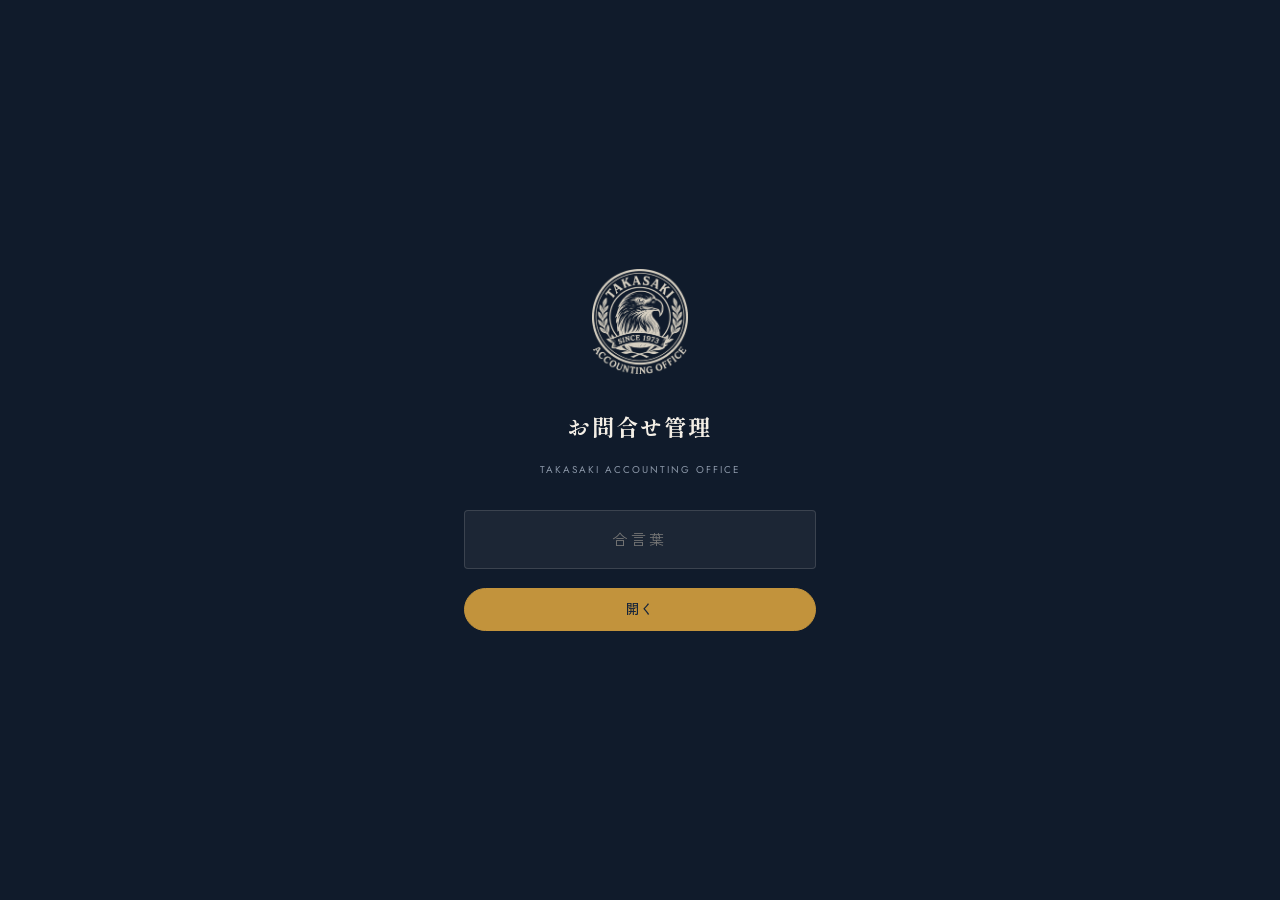
<file: admin.html>
<!doctype html>
<html lang="ja">
<head>
<meta charset="utf-8">
<meta name="viewport" content="width=device-width, initial-scale=1">
<title>お問合せ管理｜髙﨑会計事務所</title>
<meta name="robots" content="noindex, nofollow">
<link rel="icon" href="assets/img/favicon.ico?v=6ceff27e" sizes="any">
<link rel="preconnect" href="https://fonts.googleapis.com">
<link rel="preconnect" href="https://fonts.gstatic.com" crossorigin>
<link href="https://fonts.googleapis.com/css2?family=Jost:wght@300;400;500&family=Shippori+Mincho+B1:wght@700&family=Zen+Kaku+Gothic+New:wght@400;500&display=swap" rel="stylesheet">
<style>
:root{
  --ink:#101b2b; --ink-2:#16243a; --ink-3:#1d2f49; --line:rgba(244,239,230,.14);
  --gold:#c2933c; --gold-glow:#e8c67a; --cream:#f4efe6; --dim:#8b97a8;
  --green:#3f9e78; --amber:#d8a233; --red:#d4604a;
  --mincho:"Shippori Mincho B1",serif;
  --gothic:"Zen Kaku Gothic New","Hiragino Sans","Yu Gothic",sans-serif;
  --label:"Jost",sans-serif;
  --ease:cubic-bezier(.22,1,.36,1);
}
*,*::before,*::after{box-sizing:border-box}
body{margin:0;background:var(--ink);color:var(--cream);font-family:var(--gothic);font-size:15px;line-height:1.9;-webkit-font-smoothing:antialiased}
a{color:var(--gold-glow)}
button,input,select,textarea{font:inherit;color:inherit}
h1,h2,h3,p{margin:0}
.wrap{width:min(100% - 2.5rem,1180px);margin-inline:auto}

/* ---- ログイン ---- */
.gate{min-height:100svh;display:grid;place-items:center;text-align:center}
.gate__box{width:min(100%,25rem);padding:0 1.5rem}
.gate img{width:96px;margin-inline:auto;opacity:.9}
.gate h1{font-family:var(--mincho);font-size:1.4rem;letter-spacing:.1em;margin:1.4rem 0 .3rem}
.gate small{color:var(--dim);letter-spacing:.2em;font-family:var(--label);font-size:.62rem;text-transform:uppercase}
.gate input{width:100%;margin-top:1.8rem;padding:.95em 1.1em;background:rgba(255,255,255,.05);border:1px solid var(--line);border-radius:4px;text-align:center;letter-spacing:.2em}
.gate input:focus{outline:none;border-color:var(--gold)}

/* ---- ボタン ---- */
.b{display:inline-flex;align-items:center;gap:.5em;padding:.6em 1.2em;border:1px solid var(--line);background:rgba(255,255,255,.04);border-radius:999px;cursor:pointer;font-size:.82rem;letter-spacing:.06em;transition:.3s var(--ease);white-space:nowrap}
.b:hover{border-color:var(--gold);color:var(--gold-glow)}
.b--gold{background:var(--gold);border-color:var(--gold);color:#16243a;font-weight:500}
.b--gold:hover{background:var(--gold-glow);border-color:var(--gold-glow);color:#16243a}
.b--red:hover{border-color:var(--red);color:var(--red)}
.b--on{background:rgba(194,147,60,.18);border-color:var(--gold);color:var(--gold-glow)}
.b[disabled]{opacity:.45;pointer-events:none}
.b--wide{width:100%;justify-content:center;margin-top:1.2rem}

/* ---- ヘッダー ---- */
.top{position:sticky;top:0;z-index:20;background:rgba(16,27,43,.93);backdrop-filter:blur(14px);border-bottom:1px solid var(--line)}
.top__in{display:flex;align-items:center;gap:1.4rem;padding:.9rem 0;flex-wrap:wrap}
.top img{width:34px}
.top__t{font-family:var(--mincho);font-size:1rem;letter-spacing:.08em}
.top__t small{display:block;font-family:var(--label);font-size:.54rem;letter-spacing:.24em;color:var(--gold);text-transform:uppercase}
.top__sp{margin-left:auto}

/* ---- タブ ---- */
.tabs{display:flex;gap:.4rem;flex-wrap:wrap;padding:1.4rem 0 .3rem}
.tab{padding:.55em 1.2em;border:1px solid var(--line);border-radius:999px;background:none;cursor:pointer;font-size:.8rem;letter-spacing:.06em;transition:.3s var(--ease)}
.tab.is-on{background:var(--gold);border-color:var(--gold);color:#16243a;font-weight:500}
.tab b{font-family:var(--label);margin-left:.5em;font-weight:400;opacity:.8}

/* ---- 統計 ---- */
.stats{display:grid;grid-template-columns:repeat(auto-fit,minmax(130px,1fr));gap:.8rem;margin:1.5rem 0}
.stat{padding:1.1rem 1.2rem;background:var(--ink-2);border:1px solid var(--line);border-radius:6px}
.stat b{display:block;font-family:var(--label);font-size:1.9rem;line-height:1.2;font-weight:300}
.stat span{font-size:.72rem;letter-spacing:.12em;color:var(--dim)}
.stat--client b{color:var(--green)} .stat--unsure b{color:var(--amber)} .stat--sales b{color:var(--red)}

/* ---- 検索 ---- */
.search{display:flex;gap:.6rem;margin-bottom:1.4rem;flex-wrap:wrap}
.search input{flex:1;min-width:12rem;padding:.7em 1em;background:rgba(255,255,255,.05);border:1px solid var(--line);border-radius:4px}
.search input:focus{outline:none;border-color:var(--gold)}

/* ---- 一覧 ---- */
.item{background:var(--ink-2);border:1px solid var(--line);border-left:3px solid var(--dim);border-radius:6px;margin-bottom:.9rem;overflow:hidden}
.item--client{border-left-color:var(--green)}
.item--unsure{border-left-color:var(--amber)}
.item--sales{border-left-color:var(--red);opacity:.72}
.item--sales:hover{opacity:1}
.item__head{display:grid;grid-template-columns:auto 1fr auto;gap:.6rem 1.2rem;align-items:center;padding:1.1rem 1.3rem;cursor:pointer}
.item__date{font-family:var(--label);font-size:.78rem;color:var(--dim);letter-spacing:.06em}
.item__who{font-size:.98rem;font-weight:500}
.item__who small{display:block;font-weight:400;font-size:.76rem;color:var(--dim)}
.item__right{display:flex;align-items:center;gap:.9rem}
.badge{padding:.28em .9em;border-radius:999px;font-size:.72rem;letter-spacing:.08em;white-space:nowrap}
.badge--client{background:rgba(63,158,120,.18);color:var(--green);border:1px solid rgba(63,158,120,.4)}
.badge--unsure{background:rgba(216,162,51,.16);color:var(--amber);border:1px solid rgba(216,162,51,.4)}
.badge--sales{background:rgba(212,96,74,.16);color:var(--red);border:1px solid rgba(212,96,74,.4)}
.badge--fixed::after{content:" ✓確定";font-size:.64em}
.score{display:flex;align-items:center;gap:.5rem;font-family:var(--label);font-size:.78rem;color:var(--dim)}
.score i{display:block;width:54px;height:4px;background:rgba(255,255,255,.1);border-radius:2px;overflow:hidden;position:relative}
.score i::after{content:"";position:absolute;left:0;top:0;bottom:0;width:var(--w,0%);background:var(--c,var(--dim));border-radius:2px}
.flag{font-size:.7rem;color:var(--gold);letter-spacing:.1em}

.item__body{display:none;padding:0 1.3rem 1.3rem;border-top:1px solid var(--line)}
.item.is-open .item__body{display:block}
.rsn{margin:1.1rem 0;padding:.9rem 1.1rem;background:rgba(0,0,0,.2);border-radius:5px;font-size:.82rem;line-height:1.95}
.rsn h4{margin:0 0 .4rem;font-family:var(--label);font-size:.62rem;letter-spacing:.22em;color:var(--gold);text-transform:uppercase;font-weight:400}
.rsn li{margin-left:1.1rem;color:#c3ccd8}
.meta{display:grid;grid-template-columns:repeat(auto-fit,minmax(190px,1fr));gap:.3rem 1.4rem;font-size:.83rem;margin-bottom:1rem}
.meta div{display:flex;gap:.7rem}
.meta dt{color:var(--dim);flex:none;width:4.6rem;font-size:.78rem}
.msg{white-space:pre-wrap;background:rgba(0,0,0,.2);padding:1.1rem 1.2rem;border-radius:5px;font-size:.9rem;line-height:2.05}
.acts{display:flex;gap:.5rem;flex-wrap:wrap;align-items:center;margin-top:1.1rem}
.learn{display:flex;align-items:center;gap:.45rem;font-size:.76rem;color:var(--dim);margin-left:.3rem}
.learn input{accent-color:var(--gold);width:15px;height:15px}
.memo{width:100%;margin-top:.8rem;padding:.7em .9em;background:rgba(255,255,255,.05);border:1px solid var(--line);border-radius:4px;font-size:.86rem;min-height:3.4rem;resize:vertical}
.memo:focus{outline:none;border-color:var(--gold)}

/* ---- パネル ---- */
.panel{display:none;padding-bottom:5rem}
.panel.is-on{display:block}
.card2{background:var(--ink-2);border:1px solid var(--line);border-radius:6px;padding:1.5rem 1.6rem;margin-bottom:1rem}
.card2 h3{font-family:var(--mincho);font-size:1.1rem;letter-spacing:.06em;margin-bottom:.4rem}
.card2 .hint{font-size:.8rem;color:var(--dim);line-height:1.9}
.card2 textarea,.card2 input,.card2 select{width:100%;margin-top:.8rem;padding:.75em 1em;background:rgba(255,255,255,.05);border:1px solid var(--line);border-radius:4px;font-size:.9rem}
.card2 textarea{min-height:9rem;resize:vertical;line-height:1.95}
.card2 textarea:focus,.card2 input:focus,.card2 select:focus{outline:none;border-color:var(--gold)}
.result{margin-top:1.2rem;padding:1.2rem 1.3rem;border-radius:6px;border:1px solid var(--line);display:none}
.result.is-on{display:block}
.result__score{font-family:var(--label);font-size:2.6rem;line-height:1.1;font-weight:300}
.rules{display:flex;flex-wrap:wrap;gap:.5rem;margin-top:1rem}
.rule{display:inline-flex;align-items:center;gap:.6rem;padding:.4em 1em;border:1px solid var(--line);border-radius:999px;font-size:.8rem}
.rule button{background:none;border:0;cursor:pointer;color:var(--dim);font-size:1rem;line-height:1;padding:0}
.rule button:hover{color:var(--red)}
.rowline{display:flex;gap:.6rem;flex-wrap:wrap;align-items:flex-end;margin-top:.8rem}
.rowline select{width:auto;min-width:11rem;margin:0}
.rowline input{flex:1;min-width:11rem;margin:0}

.empty{text-align:center;padding:4rem 1rem;color:var(--dim)}
.err{background:rgba(212,96,74,.12);border:1px solid rgba(212,96,74,.4);color:#f0b5a9;padding:1rem 1.2rem;border-radius:5px;margin:1rem 0;font-size:.88rem;line-height:1.9}
.toast{position:fixed;left:50%;bottom:2rem;translate:-50% 0;background:var(--gold);color:#16243a;padding:.8em 1.6em;border-radius:999px;font-size:.85rem;font-weight:500;opacity:0;pointer-events:none;transition:.4s var(--ease);z-index:50}
.toast.is-on{opacity:1;translate:-50% -.5rem}
@media(max-width:700px){
  .item__head{grid-template-columns:1fr;gap:.35rem}
  .item__right{justify-content:flex-start;flex-wrap:wrap}
  .score i{width:70px}
}
</style>
</head>
<body>

<!-- ============ ログイン ============ -->
<section class="gate" id="gate">
  <div class="gate__box">
    <img src="assets/img/mark-cream.png?v=f8b53861" alt="">
    <h1>お問合せ管理</h1>
    <small>Takasaki Accounting Office</small>
    <input id="pw" type="password" placeholder="合言葉" autocomplete="current-password">
    <button class="b b--gold b--wide" id="loginBtn">開く</button>
    <div class="err" id="gateErr" style="display:none"></div>
  </div>
</section>

<!-- ============ 本体 ============ -->
<div id="app" style="display:none">

<header class="top">
  <div class="wrap top__in">
    <img src="assets/img/mark-cream.png?v=f8b53861" alt="">
    <div class="top__t">お問合せ管理<small>Inquiry Console</small></div>
    <div class="top__sp"></div>
    <button class="b" id="reloadBtn">再読み込み</button>
    <button class="b" id="csvBtn">CSV書き出し</button>
    <button class="b" id="outBtn">閉じる</button>
  </div>
</header>

<div class="wrap">
  <nav class="tabs">
    <button class="tab is-on" data-panel="list">問合せ一覧</button>
    <button class="tab" data-panel="test">判定を試す</button>
    <button class="tab" data-panel="rules">学習ルール</button>
    <button class="tab" data-panel="help">使い方</button>
  </nav>

  <!-- ---------- 一覧 ---------- -->
  <section class="panel is-on" id="p-list">
    <div class="stats" id="stats"></div>

    <nav class="tabs" id="filters">
      <button class="tab is-on" data-filter="all">すべて<b id="c-all">0</b></button>
      <button class="tab" data-filter="todo">未対応<b id="c-todo">0</b></button>
      <button class="tab" data-filter="client">見込み客<b id="c-client">0</b></button>
      <button class="tab" data-filter="unsure">要確認<b id="c-unsure">0</b></button>
      <button class="tab" data-filter="sales">営業<b id="c-sales">0</b></button>
    </nav>

    <div class="search">
      <input id="q" type="search" placeholder="お名前・会社名・メール・本文から検索">
      <button class="b" id="searchBtn">検索</button>
    </div>

    <div id="listErr"></div>
    <div id="list"></div>
  </section>

  <!-- ---------- 判定を試す ---------- -->
  <section class="panel" id="p-test">
    <div class="card2">
      <h3>届いたメールが営業かどうか試す</h3>
      <p class="hint">フォーム以外で届いたメールも、本文を貼り付ければ同じ基準で採点できます。ここでの判定は保存されません。</p>
      <input id="t-company" type="text" placeholder="会社名（任意）">
      <input id="t-email" type="text" placeholder="送信元メールアドレス（任意）">
      <textarea id="t-body" placeholder="メールの本文を貼り付けてください"></textarea>
      <button class="b b--gold b--wide" id="testBtn">判定する</button>
      <div class="result" id="testResult"></div>
    </div>
  </section>

  <!-- ---------- 学習ルール ---------- -->
  <section class="panel" id="p-rules">
    <div class="card2">
      <h3>覚えさせたドメイン・ことば</h3>
      <p class="hint">
        一覧で「営業に確定」を押すと、その送信元ドメインがここに自動で追加され、次回から即座に営業と判定されます。<br>
        手で追加することもできます。※ gmail.com などのフリーメールは個人の方も使うため、自動学習の対象外です。
      </p>
      <div class="rowline">
        <select id="r-type">
          <option value="ng_domain">営業ドメイン（即・営業）</option>
          <option value="ok_domain">取引先ドメイン（即・見込み客）</option>
          <option value="ng_word">営業ワード（+60点）</option>
        </select>
        <input id="r-value" type="text" placeholder="例）example.co.jp ／ 掲載のご案内">
        <button class="b b--gold" id="ruleAddBtn">追加</button>
      </div>
      <div id="rulesErr"></div>
      <div id="rulesBox"></div>
    </div>
  </section>

  <!-- ---------- 使い方 ---------- -->
  <section class="panel" id="p-help">
    <div class="card2">
      <h3>判定のしくみ</h3>
      <p class="hint">
        フォームから届いた内容を <b>0〜100点</b> で採点し、3つに仕分けます。<br>
        <b style="color:var(--green)">0–29点＝見込み客</b>／<b style="color:var(--amber)">30–59点＝要確認</b>／<b style="color:var(--red)">60–100点＝営業</b>
      </p>
    </div>
    <div class="card2">
      <h3>加点される主なもの</h3>
      <p class="hint">
        ・「貴事務所様」「突然のご連絡」「業務提携」など一斉送信の言い回し<br>
        ・SEO、集客、人材紹介、保険、M&amp;A など売り込まれがちな商材のことば<br>
        ・「無料で」「15分」「資料をお送り」などの勧誘の決まり文句<br>
        ・本文にURLが貼られている／末尾に定型の署名がある<br>
        ・会社名があるのにフリーメール、電話番号がない<br>
        ・ページを開いてから数秒で送信されている（貼り付け送信）<br>
        ・同じ回線から24時間に何件も届いている<br>
        ・人には見えない項目に入力がある（自動送信プログラム。即100点）
      </p>
    </div>
    <div class="card2">
      <h3>減点される主なもの</h3>
      <p class="hint">
        「相続」「確定申告」「決算」「父が」「いくら」「相談したい」など、
        本当に困っている方が書く具体的なことばが入っていると点が下がります。
        営業文にはまず出てこない語です。
      </p>
    </div>
    <div class="card2">
      <h3>使うほど賢くなります</h3>
      <p class="hint">
        判定が外れていたら「営業に確定」「見込み客に確定」で直してください。
        その際に<b>ドメインも覚える</b>にチェックが入っていると、同じ会社からの次の連絡は一発で仕分けられます。
        人が付けたラベルは、自動判定より常に優先されます。
      </p>
    </div>
  </section>
</div>

</div>

<div class="toast" id="toast"></div>

<script>
(function(){
"use strict";
var KEY="", items=[], filter="all", q="";
var $=function(s){return document.querySelector(s)};
var esc=function(s){return String(s==null?"":s).replace(/[&<>"']/g,function(c){
  return {"&":"&amp;","<":"&lt;",">":"&gt;",'"':"&quot;","'":"&#39;"}[c]})};
var JA={sales:"営業",unsure:"要確認",client:"見込み客"};
var COL={sales:"var(--red)",unsure:"var(--amber)",client:"var(--green)"};

function toast(m){var t=$("#toast");t.textContent=m;t.classList.add("is-on");
  setTimeout(function(){t.classList.remove("is-on")},2200)}

function api(path,opt){
  opt=opt||{};
  opt.headers=Object.assign({"x-admin-key":KEY},opt.headers||{});
  if(opt.body) opt.headers["content-type"]="application/json";
  return fetch(path,opt).then(function(r){
    return r.json().catch(function(){return {ok:false,error:"サーバーから応答がありません（HTTP "+r.status+"）"}});
  });
}

/* ---------- ログイン ---------- */
function login(){
  var pw=$("#pw").value;
  if(!pw) return;
  $("#gateErr").style.display="none";
  KEY=pw;
  api("/api/admin/login",{method:"POST",body:"{}"}).then(function(j){
    if(j.ok){
      try{sessionStorage.setItem("tk_admin",pw)}catch(e){}
      $("#gate").style.display="none";
      $("#app").style.display="block";
      load(); loadRules();
    }else{
      KEY="";
      $("#gateErr").textContent=j.error||"開けませんでした。";
      $("#gateErr").style.display="block";
    }
  });
}
$("#loginBtn").addEventListener("click",login);
$("#pw").addEventListener("keydown",function(e){if(e.key==="Enter")login()});
try{var saved=sessionStorage.getItem("tk_admin"); if(saved){$("#pw").value=saved; login();}}catch(e){}

$("#outBtn").addEventListener("click",function(){
  try{sessionStorage.removeItem("tk_admin")}catch(e){}
  location.reload();
});

/* ---------- タブ ---------- */
document.querySelectorAll(".tabs .tab[data-panel]").forEach(function(t){
  t.addEventListener("click",function(){
    document.querySelectorAll(".tab[data-panel]").forEach(function(x){x.classList.remove("is-on")});
    t.classList.add("is-on");
    document.querySelectorAll(".panel").forEach(function(p){p.classList.remove("is-on")});
    $("#p-"+t.dataset.panel).classList.add("is-on");
  });
});
document.querySelectorAll("#filters .tab").forEach(function(t){
  t.addEventListener("click",function(){
    document.querySelectorAll("#filters .tab").forEach(function(x){x.classList.remove("is-on")});
    t.classList.add("is-on"); filter=t.dataset.filter; load();
  });
});
$("#searchBtn").addEventListener("click",function(){q=$("#q").value.trim();load()});
$("#q").addEventListener("keydown",function(e){if(e.key==="Enter"){q=$("#q").value.trim();load()}});
$("#reloadBtn").addEventListener("click",function(){load();loadRules()});

/* ---------- 一覧 ---------- */
function load(){
  $("#listErr").innerHTML="";
  $("#list").innerHTML='<div class="empty">読み込んでいます…</div>';
  api("/api/admin/list?filter="+filter+"&q="+encodeURIComponent(q)).then(function(j){
    if(!j.ok){
      $("#list").innerHTML="";
      $("#listErr").innerHTML='<div class="err">'+esc(j.error)+"</div>";
      return;
    }
    items=j.items||[];
    var c=j.counts||{};
    $("#c-all").textContent=c.all_n||0;
    $("#c-todo").textContent=c.todo_n||0;
    $("#c-client").textContent=c.client_n||0;
    $("#c-unsure").textContent=c.unsure_n||0;
    $("#c-sales").textContent=c.sales_n||0;
    $("#stats").innerHTML=
      stat("all","受信した問合せ",c.all_n)+
      stat("client","見込み客",c.client_n)+
      stat("unsure","要確認",c.unsure_n)+
      stat("sales","営業と判定",c.sales_n)+
      stat("todo","未対応",c.todo_n);
    render();
  });
}
function stat(k,label,n){
  return '<div class="stat stat--'+k+'"><b>'+(n||0)+'</b><span>'+label+"</span></div>";
}

function render(){
  if(!items.length){
    $("#list").innerHTML='<div class="empty">該当する問合せはありません。</div>';
    return;
  }
  $("#list").innerHTML=items.map(card).join("");
  bind();
}

function card(it){
  var v=it.label||it.verdict;
  var fixed=it.label?" badge--fixed":"";
  var d=new Date(it.created_at);
  var date=isNaN(d)?it.created_at:
    d.getFullYear()+"."+p2(d.getMonth()+1)+"."+p2(d.getDate())+" "+p2(d.getHours())+":"+p2(d.getMinutes());
  var who=esc(it.company||it.name||"（お名前なし）");
  var sub=esc(it.company?it.name:(it.kind||""));
  return ''+
  '<article class="item item--'+v+(it.handled?" is-done":"")+'" data-id="'+it.id+'">'+
    '<div class="item__head js-toggle">'+
      '<span class="item__date">'+esc(date)+"</span>"+
      '<span class="item__who">'+who+"<small>"+sub+(it.handled?" ・対応済み":"")+"</small></span>"+
      '<span class="item__right">'+
        '<span class="score"><i style="--w:'+it.score+'%;--c:'+COL[it.verdict]+'"></i>'+it.score+"</span>"+
        '<span class="badge badge--'+v+fixed+'">'+JA[v]+"</span>"+
      "</span>"+
    "</div>"+
    '<div class="item__body">'+
      '<div class="rsn"><h4>判定の理由（自動 '+it.score+"点 → "+JA[it.verdict]+"）</h4><ul>"+
        (it.reasons||[]).map(function(r){return "<li>"+esc(r)+"</li>"}).join("")+
      "</ul></div>"+
      '<dl class="meta">'+
        row("種別",esc(it.kind))+
        row("お名前",esc(it.name)+(it.kana?"（"+esc(it.kana)+"）":""))+
        row("会社名",esc(it.company)||"―")+
        row("メール",it.email?'<a href="mailto:'+esc(it.email)+'">'+esc(it.email)+"</a>":"―")+
        row("電話",it.tel?'<a href="tel:'+esc(it.tel.replace(/[^0-9+]/g,""))+'">'+esc(it.tel)+"</a>":"―")+
        row("きっかけ",esc(it.source)||"―")+
      "</dl>"+
      '<div class="msg">'+esc(it.body)+"</div>"+
      '<div class="acts">'+
        '<button class="b js-label'+(it.label==="client"?" b--on":"")+'" data-l="client">見込み客に確定</button>'+
        '<button class="b js-label'+(it.label==="sales"?" b--on":"")+'" data-l="sales">営業に確定</button>'+
        '<button class="b js-label" data-l="">自動判定に戻す</button>'+
        '<label class="learn"><input type="checkbox" class="js-learn" checked>ドメインも覚える</label>'+
        '<span style="flex:1"></span>'+
        '<button class="b js-handled'+(it.handled?" b--on":"")+'">'+(it.handled?"✓ 対応済み":"対応済みにする")+"</button>"+
        '<button class="b b--red js-del">削除</button>'+
      "</div>"+
      '<textarea class="memo js-memo" placeholder="メモ（自動保存されません。書いたら欄の外をクリック）">'+esc(it.memo||"")+"</textarea>"+
    "</div>"+
  "</article>";
}
function row(k,v){return "<div><dt>"+k+"</dt><dd>"+v+"</dd></div>"}
function p2(n){return n<10?"0"+n:""+n}

function bind(){
  document.querySelectorAll(".js-toggle").forEach(function(h){
    h.addEventListener("click",function(){h.closest(".item").classList.toggle("is-open")});
  });
  document.querySelectorAll(".js-label").forEach(function(b){
    b.addEventListener("click",function(){
      var it=b.closest(".item"), id=Number(it.dataset.id);
      var learn=it.querySelector(".js-learn").checked;
      var label=b.dataset.l||null;
      api("/api/admin/update",{method:"POST",body:JSON.stringify({id:id,label:label,learn:learn})})
        .then(function(j){
          if(!j.ok){toast(j.error||"更新できませんでした");return}
          toast(j.learned?"覚えました："+j.learned.value:"更新しました");
          load();
        });
    });
  });
  document.querySelectorAll(".js-handled").forEach(function(b){
    b.addEventListener("click",function(){
      var it=b.closest(".item"), id=Number(it.dataset.id);
      var on=!b.classList.contains("b--on");
      api("/api/admin/update",{method:"POST",body:JSON.stringify({id:id,handled:on?1:0})})
        .then(function(j){ if(j.ok){toast(on?"対応済みにしました":"未対応に戻しました");load()} });
    });
  });
  document.querySelectorAll(".js-memo").forEach(function(t){
    t.addEventListener("blur",function(){
      var id=Number(t.closest(".item").dataset.id);
      api("/api/admin/update",{method:"POST",body:JSON.stringify({id:id,memo:t.value})})
        .then(function(j){ if(j.ok) toast("メモを保存しました") });
    });
  });
  document.querySelectorAll(".js-del").forEach(function(b){
    b.addEventListener("click",function(){
      var id=Number(b.closest(".item").dataset.id);
      if(!confirm("この問合せを完全に削除します。元に戻せません。よろしいですか？"))return;
      api("/api/admin/update?id="+id,{method:"DELETE"}).then(function(j){
        if(j.ok){toast("削除しました");load()}else{toast(j.error||"削除できませんでした")}
      });
    });
  });
}

/* ---------- CSV ---------- */
$("#csvBtn").addEventListener("click",function(){
  if(!items.length){toast("書き出す内容がありません");return}
  var head=["受信日時","判定","スコア","確定ラベル","種別","会社名","お名前","メール","電話","きっかけ","対応済み","本文","判定理由","メモ"];
  var rows=items.map(function(i){return [
    i.created_at, JA[i.label||i.verdict], i.score, i.label?JA[i.label]:"", i.kind,
    i.company, i.name, i.email, i.tel, i.source, i.handled?"済":"",
    i.body, (i.reasons||[]).join(" / "), i.memo||""
  ]});
  var csv=[head].concat(rows).map(function(r){
    return r.map(function(c){return '"'+String(c==null?"":c).replace(/"/g,'""')+'"'}).join(",");
  }).join("\r\n");
  var blob=new Blob(["﻿"+csv],{type:"text/csv;charset=utf-8"});
  var a=document.createElement("a");
  a.href=URL.createObjectURL(blob);
  a.download="問合せ_"+new Date().toISOString().slice(0,10)+".csv";
  a.click();
  URL.revokeObjectURL(a.href);
});

/* ---------- 判定を試す ---------- */
$("#testBtn").addEventListener("click",function(){
  var body=$("#t-body").value.trim();
  if(!body){toast("本文を貼り付けてください");return}
  api("/api/admin/test",{method:"POST",body:JSON.stringify({
    company:$("#t-company").value.trim(), email:$("#t-email").value.trim(), body:body
  })}).then(function(j){
    var box=$("#testResult");
    if(!j.ok){box.className="result is-on";box.innerHTML='<div class="err">'+esc(j.error)+"</div>";return}
    box.className="result is-on";
    box.style.borderColor=COL[j.verdict];
    box.innerHTML=
      '<div class="result__score" style="color:'+COL[j.verdict]+'">'+j.score+
      '<span style="font-size:1rem;color:var(--dim)"> / 100</span></div>'+
      '<div class="badge badge--'+j.verdict+'" style="margin:.6rem 0 1rem;display:inline-block">'+JA[j.verdict]+"</div>"+
      '<div class="rsn"><h4>判定の理由</h4><ul>'+
        j.reasons.map(function(r){return "<li>"+esc(r)+"</li>"}).join("")+"</ul></div>";
  });
});

/* ---------- 学習ルール ---------- */
function loadRules(){
  api("/api/admin/rules").then(function(j){
    $("#rulesErr").innerHTML="";
    if(!j.ok){$("#rulesErr").innerHTML='<div class="err">'+esc(j.error)+"</div>";return}
    var g={ng_domain:[],ok_domain:[],ng_word:[]};
    (j.items||[]).forEach(function(r){ if(g[r.type]) g[r.type].push(r) });
    var t=[
      ["ng_domain","営業ドメイン","var(--red)"],
      ["ok_domain","取引先ドメイン","var(--green)"],
      ["ng_word","営業ワード","var(--amber)"]
    ];
    $("#rulesBox").innerHTML=t.map(function(x){
      var list=g[x[0]];
      return '<h4 style="margin-top:1.6rem;font-family:var(--label);font-size:.66rem;letter-spacing:.22em;color:'+x[2]+'">'+
        x[1].toUpperCase()+" — "+x[1]+"（"+list.length+"）</h4>"+
        (list.length?'<div class="rules">'+list.map(function(r){
          return '<span class="rule">'+esc(r.value)+'<button data-rid="'+r.id+'" title="削除">×</button></span>';
        }).join("")+"</div>":'<p class="hint">まだありません。</p>');
    }).join("");
    document.querySelectorAll(".rule button").forEach(function(b){
      b.addEventListener("click",function(){
        api("/api/admin/rules?id="+b.dataset.rid,{method:"DELETE"}).then(function(j){
          if(j.ok){toast("削除しました");loadRules()}
        });
      });
    });
  });
}
$("#ruleAddBtn").addEventListener("click",function(){
  var v=$("#r-value").value.trim();
  if(!v){toast("値を入力してください");return}
  api("/api/admin/rules",{method:"POST",body:JSON.stringify({type:$("#r-type").value,value:v})})
    .then(function(j){
      if(j.ok){$("#r-value").value="";toast("追加しました");loadRules()}
      else toast(j.error||"追加できませんでした");
    });
});

})();
</script>
</body>
</html>
</file>
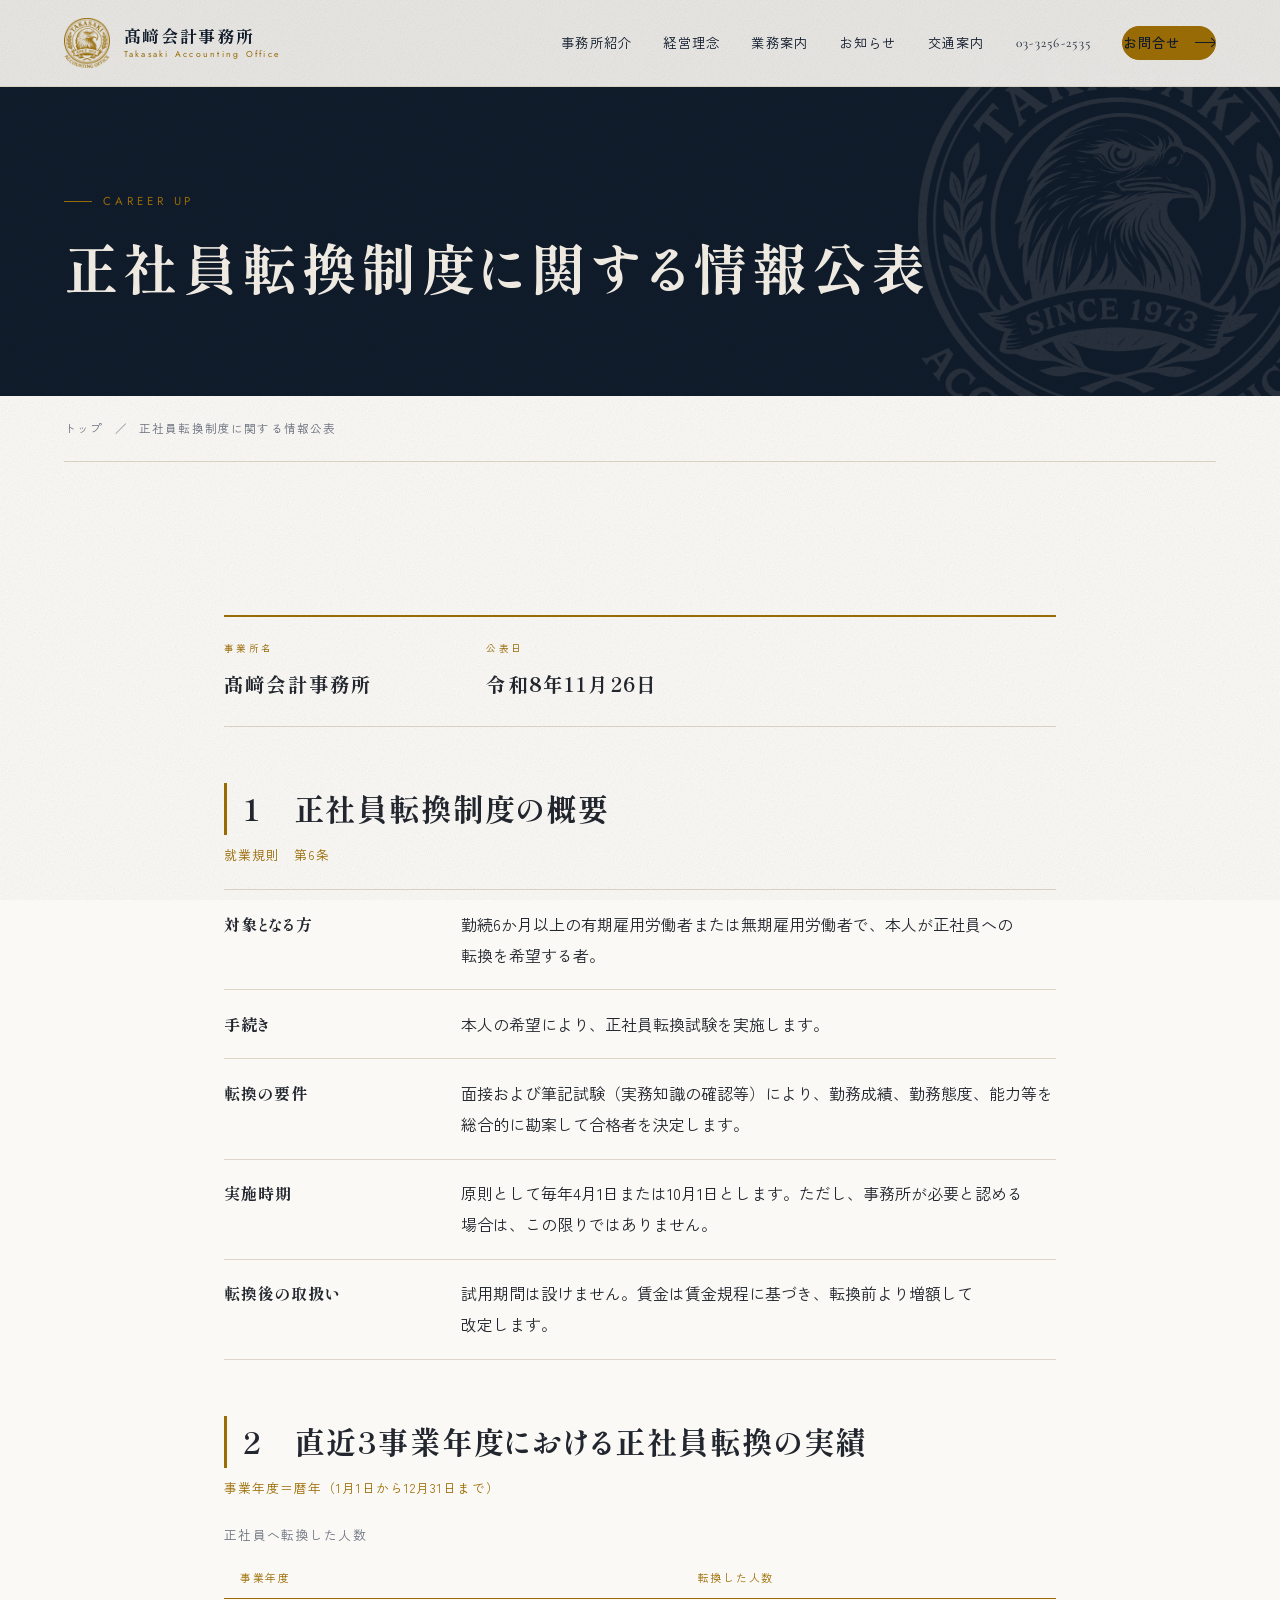
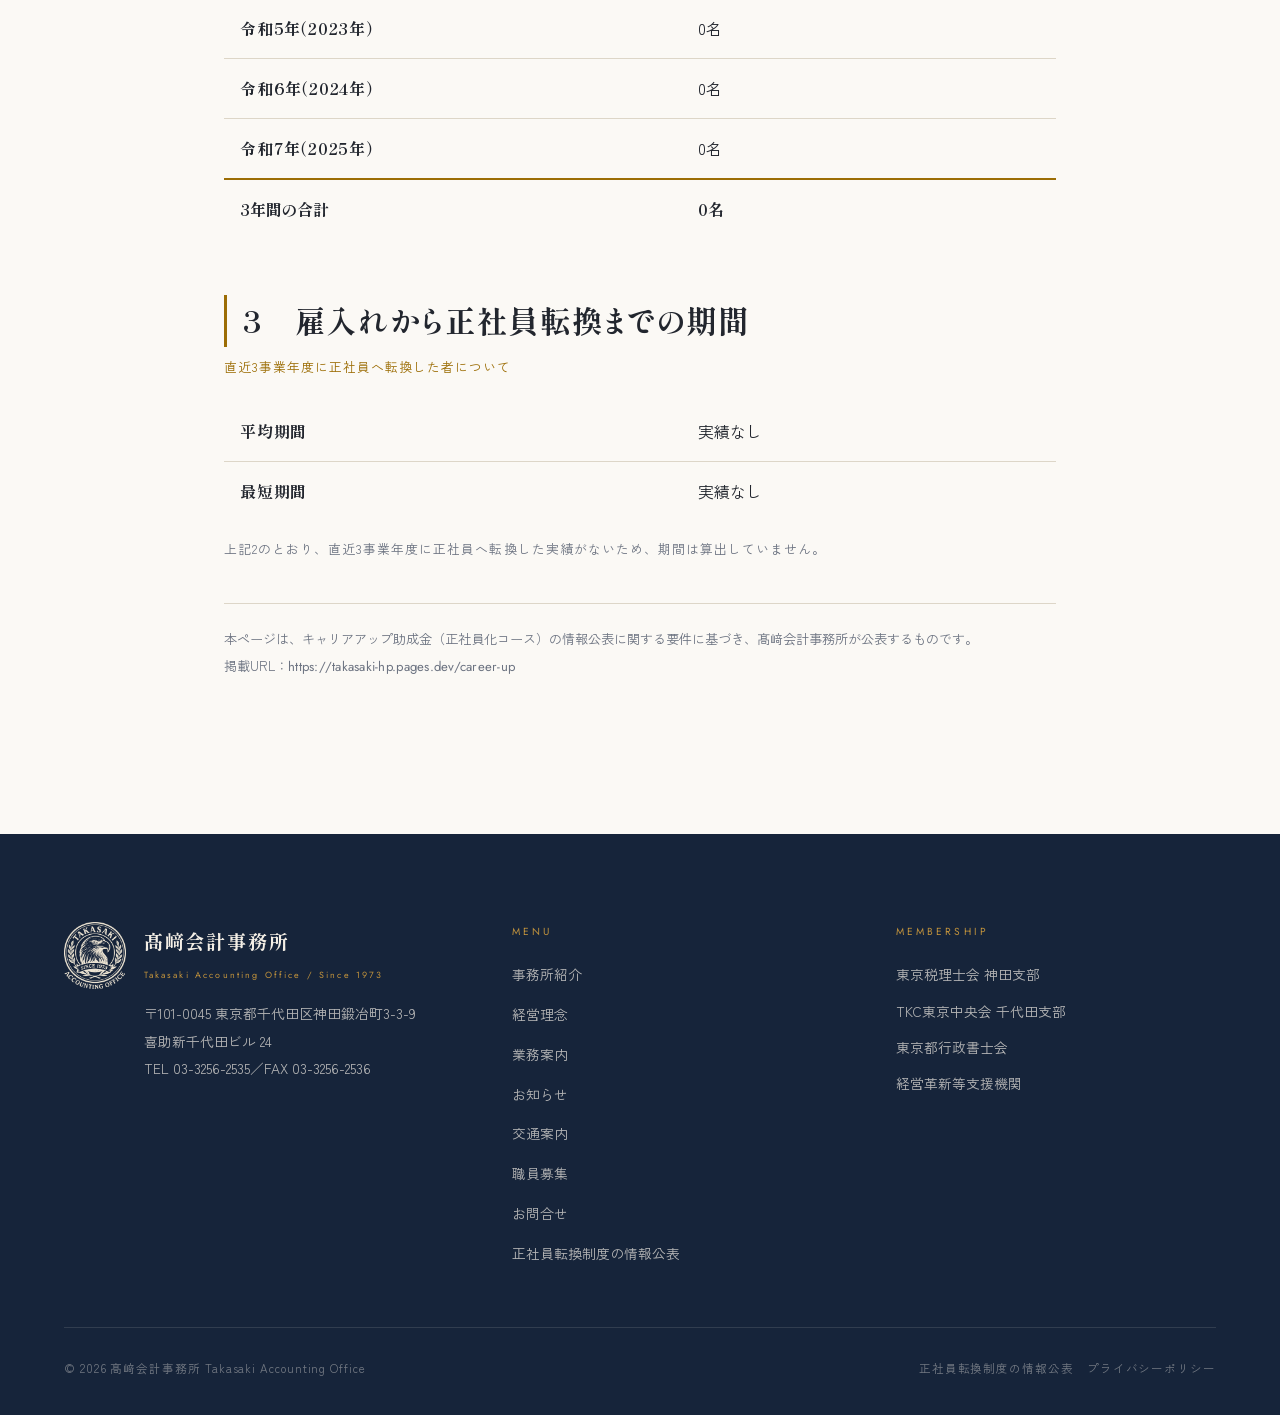
<file: career-up.html>
<!doctype html>
<html lang="ja">
<head>
<meta charset="utf-8">
<meta name="viewport" content="width=device-width, initial-scale=1">
<title>正社員転換制度に関する情報公表｜髙﨑会計事務所</title>
<meta name="description" content="髙﨑会計事務所（東京都千代田区神田鍛冶町）の正社員転換制度の概要、直近3事業年度の正社員転換の実績、および雇入れから正社員転換までの期間を公表します。">
<!-- ▼独自ドメインを取得したら takasaki-hp.pages.dev を新しいドメインに一括置換してください -->
<link rel="canonical" href="https://takasaki-hp.pages.dev/career-up">
<meta property="og:type" content="article">
<meta property="og:url" content="https://takasaki-hp.pages.dev/career-up">
<meta property="og:site_name" content="髙﨑会計事務所">
<meta property="og:title" content="正社員転換制度に関する情報公表｜髙﨑会計事務所">
<meta property="og:description" content="髙﨑会計事務所の正社員転換制度の概要、直近3事業年度の正社員転換の実績、および雇入れから正社員転換までの期間を公表します。">
<meta property="og:image" content="https://takasaki-hp.pages.dev/assets/img/ogp.jpg?v=8479a3fd">
<meta name="twitter:card" content="summary_large_image">
<link rel="icon" href="assets/img/favicon.ico?v=6ceff27e" sizes="any">
<link rel="apple-touch-icon" href="assets/img/apple-touch-icon.png?v=a73fda04">
<link rel="preconnect" href="https://fonts.googleapis.com">
<link rel="preconnect" href="https://fonts.gstatic.com" crossorigin>
<link href="https://fonts.googleapis.com/css2?family=Cormorant+Garamond:wght@300;400&family=Jost:wght@300;400&family=Shippori+Mincho+B1:wght@700;800&family=Zen+Kaku+Gothic+New:wght@400;500&display=swap" rel="stylesheet">
<link rel="stylesheet" href="assets/css/style.css">
</head>
<body>
<a class="skip" href="#main">本文へ移動</a>

<header class="hdr hdr--solid">
  <div class="hdr__in wrap--wide">
    <a class="hdr__brand" href="index.html">
      <span class="hdr__crest">
        <img class="on-dark" src="assets/img/mark-cream.png?v=f8b53861" alt="">
        <img class="on-light" src="assets/img/mark-gold.png?v=872eae30" alt="">
      </span>
      <span class="hdr__name">
        <span class="hdr__ja">髙﨑会計事務所</span>
        <span class="hdr__en">Takasaki Accounting Office</span>
      </span>
    </a>
    <nav class="hdr__nav">
      <a href="office.html">事務所紹介</a>
      <a href="philosophy.html">経営理念</a>
      <a href="service.html">業務案内</a>
      <a href="news.html">お知らせ</a>
      <a href="access.html">交通案内</a>
      <a class="hdr__tel" href="tel:0332562535">03-3256-2535</a>
      <a class="btn btn--gold hdr__cta" href="contact.html">お問合せ<i class="btn__arrow"></i></a>
    </nav>
    <button class="burger" aria-label="メニューを開く" aria-expanded="false"><span></span><span></span></button>
  </div>
</header>

<nav class="drawer">
  <a href="index.html" style="--i:0">トップ<small>HOME</small></a>
  <a href="office.html" style="--i:1">事務所紹介<small>OFFICE</small></a>
  <a href="philosophy.html" style="--i:2">経営理念<small>PHILOSOPHY</small></a>
  <a href="service.html" style="--i:3">業務案内<small>SERVICE</small></a>
  <a href="news.html" style="--i:4">お知らせ<small>NEWS</small></a>
  <a href="access.html" style="--i:5">交通案内<small>ACCESS</small></a>
  <a href="recruit.html" style="--i:6">職員募集<small>RECRUIT</small></a>
  <a href="contact.html" style="--i:7">お問合せ<small>CONTACT</small></a>
  <div class="drawer__foot">
    <span class="eyebrow">お電話でのご相談</span>
    <a class="drawer__tel" href="tel:0332562535">03-3256-2535</a>
    <small>東京都千代田区神田鍛冶町3-3-9 喜助新千代田ビル 24</small>
  </div>
</nav>

<main id="main">

<section class="phead">
  <img class="phead__crest" src="assets/img/logo-cream.png?v=29277149" alt="" aria-hidden="true">
  <div class="wrap">
    <p class="eyebrow">Career Up</p>
    <h1>正社員転換制度に関する情報公表</h1>
  </div>
</section>

<div class="wrap">
  <nav class="crumb" aria-label="パンくず"><a href="index.html">トップ</a><span>／</span><span>正社員転換制度に関する情報公表</span></nav>
</div>

<section class="sec">
  <div class="wrap" style="max-width:52rem">

    <div class="pubhead">
      <dl>
        <div><dt>事業所名</dt><dd>髙﨑会計事務所</dd></div>
        <div><dt>公表日</dt><dd>令和8年11月26日</dd></div>
      </dl>
    </div>

    <div class="prose mt-l">

      <h2>1　正社員転換制度の概要</h2>
      <p class="kitei">就業規則　第6条</p>
      <dl class="deflist">
        <div>
          <dt>対象となる方</dt>
          <dd>勤続6か月以上の有期雇用労働者または無期雇用労働者で、本人が正社員への転換を希望する者。</dd>
        </div>
        <div>
          <dt>手続き</dt>
          <dd>本人の希望により、正社員転換試験を実施します。</dd>
        </div>
        <div>
          <dt>転換の要件</dt>
          <dd>面接および筆記試験（実務知識の確認等）により、勤務成績、勤務態度、能力等を総合的に勘案して合格者を決定します。</dd>
        </div>
        <div>
          <dt>実施時期</dt>
          <dd>原則として毎年4月1日または10月1日とします。ただし、事務所が必要と認める場合は、この限りではありません。</dd>
        </div>
        <div>
          <dt>転換後の取扱い</dt>
          <dd>試用期間は設けません。賃金は賃金規程に基づき、転換前より増額して改定します。</dd>
        </div>
      </dl>

      <h2>2　直近3事業年度における正社員転換の実績</h2>
      <p class="kitei">事業年度＝暦年（1月1日から12月31日まで）</p>
      <table class="tbl">
        <caption>正社員へ転換した人数</caption>
        <thead>
          <tr><th scope="col">事業年度</th><th scope="col">転換した人数</th></tr>
        </thead>
        <tbody>
          <tr><th scope="row">令和5年（2023年）</th><td>0名</td></tr>
          <tr><th scope="row">令和6年（2024年）</th><td>0名</td></tr>
          <tr><th scope="row">令和7年（2025年）</th><td>0名</td></tr>
        </tbody>
        <tfoot>
          <tr><th scope="row">3年間の合計</th><td>0名</td></tr>
        </tfoot>
      </table>

      <h2>3　雇入れから正社員転換までの期間</h2>
      <p class="kitei">直近3事業年度に正社員へ転換した者について</p>
      <table class="tbl">
        <tbody>
          <tr><th scope="row">平均期間</th><td>実績なし</td></tr>
          <tr><th scope="row">最短期間</th><td>実績なし</td></tr>
        </tbody>
      </table>
      <p class="kitei kitei--after">上記2のとおり、直近3事業年度に正社員へ転換した実績がないため、期間は算出していません。</p>

    </div>

    <p class="pubnote">
      本ページは、キャリアアップ助成金（正社員化コース）の情報公表に関する要件に基づき、髙﨑会計事務所が公表するものです。<br>
      掲載URL：<span class="pubnote__url">https://takasaki-hp.pages.dev/career-up</span>
    </p>

  </div>
</section>

</main>

<footer class="ftr">
  <div class="wrap">
    <div class="ftr__top">
      <div class="ftr__brand">
        <img src="assets/img/mark-cream.png?v=f8b53861" alt="髙﨑会計事務所">
        <div>
          <p class="ftr__ja">髙﨑会計事務所</p>
          <p class="ftr__en">Takasaki Accounting Office / Since 1973</p>
          <p style="margin-top:1rem;line-height:2">
            〒101-0045 東京都千代田区神田鍛冶町3-3-9<br>
            喜助新千代田ビル 24<br>
            TEL <a class="ul" href="tel:0332562535">03-3256-2535</a>／FAX 03-3256-2536
          </p>
        </div>
      </div>
      <div>
        <h3>Menu</h3>
        <ul>
          <li><a class="ul" href="office.html">事務所紹介</a></li>
          <li><a class="ul" href="philosophy.html">経営理念</a></li>
          <li><a class="ul" href="service.html">業務案内</a></li>
          <li><a class="ul" href="news.html">お知らせ</a></li>
          <li><a class="ul" href="access.html">交通案内</a></li>
          <li><a class="ul" href="recruit.html">職員募集</a></li>
          <li><a class="ul" href="contact.html">お問合せ</a></li>
          <li><a class="ul" href="career-up.html">正社員転換制度の情報公表</a></li>
        </ul>
      </div>
      <div>
        <h3>Membership</h3>
        <ul>
          <li>東京税理士会 神田支部</li>
          <li>TKC東京中央会 千代田支部</li>
          <li>東京都行政書士会</li>
          <li>経営革新等支援機関</li>
        </ul>
      </div>
    </div>
    <div class="ftr__bottom">
      <span>&copy; <span data-year>2026</span> 髙﨑会計事務所 Takasaki Accounting Office</span>
      <span><a class="ul" href="career-up.html">正社員転換制度の情報公表</a>　<a class="ul" href="privacy.html">プライバシーポリシー</a></span>
    </div>
  </div>
</footer>

<script src="assets/js/main.js"></script>
</body>
</html>
</file>
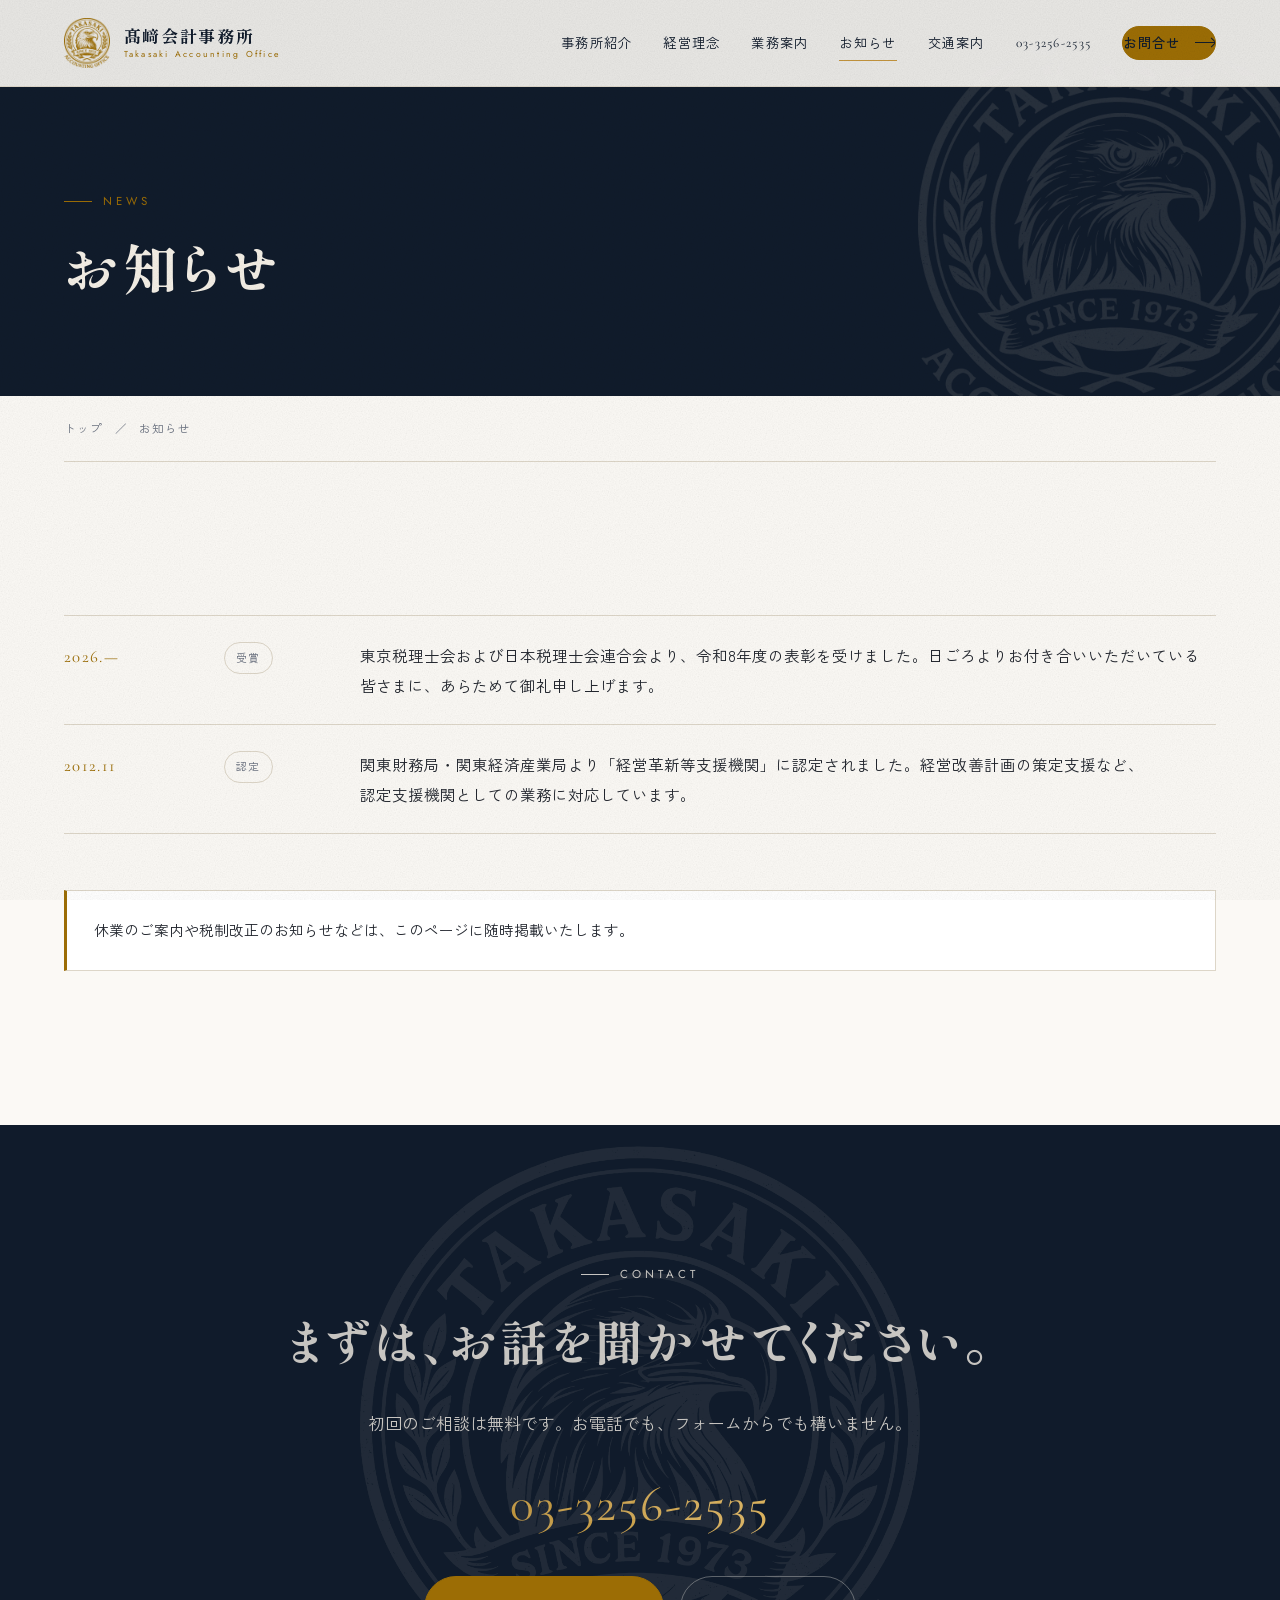
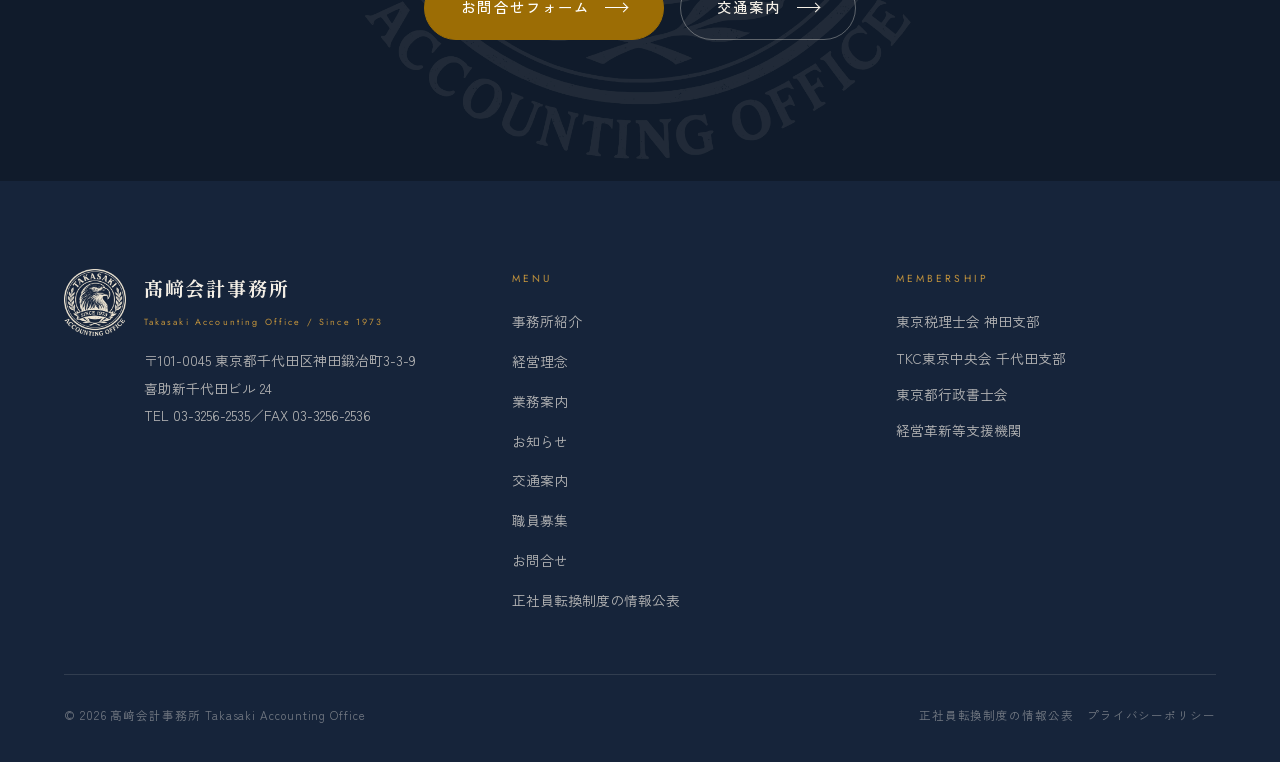
<file: news.html>
<!doctype html>
<html lang="ja">
<head>
<meta charset="utf-8">
<meta name="viewport" content="width=device-width, initial-scale=1">
<title>お知らせ｜神田の税理士・会計事務所 髙﨑会計事務所</title>
<meta name="description" content="東京都千代田区神田の税理士・会計事務所、髙﨑会計事務所からのお知らせ。表彰・認定・休業のご案内などを掲載しています。">
<!-- ▼独自ドメインを取得したら takasaki-hp.pages.dev を新しいドメインに一括置換してください -->
<link rel="canonical" href="https://takasaki-hp.pages.dev/news">
<meta property="og:type" content="article">
<meta property="og:url" content="https://takasaki-hp.pages.dev/news">
<meta property="og:site_name" content="髙﨑会計事務所">
<meta property="og:title" content="お知らせ｜神田の税理士・会計事務所 髙﨑会計事務所">
<meta property="og:description" content="東京都千代田区神田の税理士・会計事務所、髙﨑会計事務所からのお知らせ。表彰・認定・休業のご案内などを掲載しています。">
<meta property="og:image" content="https://takasaki-hp.pages.dev/assets/img/ogp.jpg?v=8479a3fd">
<meta name="twitter:card" content="summary_large_image">
<link rel="icon" href="assets/img/favicon.ico?v=6ceff27e" sizes="any">
<link rel="apple-touch-icon" href="assets/img/apple-touch-icon.png?v=a73fda04">
<link rel="preconnect" href="https://fonts.googleapis.com">
<link rel="preconnect" href="https://fonts.gstatic.com" crossorigin>
<link href="https://fonts.googleapis.com/css2?family=Cormorant+Garamond:wght@300;400&family=Jost:wght@300;400&family=Shippori+Mincho+B1:wght@700;800&family=Zen+Kaku+Gothic+New:wght@400;500&display=swap" rel="stylesheet">
<link rel="stylesheet" href="assets/css/style.css">
</head>
<body>
<a class="skip" href="#main">本文へ移動</a>

<header class="hdr hdr--solid">
  <div class="hdr__in wrap--wide">
    <a class="hdr__brand" href="index.html">
      <span class="hdr__crest">
        <img class="on-dark" src="assets/img/mark-cream.png?v=f8b53861" alt="">
        <img class="on-light" src="assets/img/mark-gold.png?v=872eae30" alt="">
      </span>
      <span class="hdr__name">
        <span class="hdr__ja">髙﨑会計事務所</span>
        <span class="hdr__en">Takasaki Accounting Office</span>
      </span>
    </a>
    <nav class="hdr__nav">
      <a href="office.html">事務所紹介</a>
      <a href="philosophy.html">経営理念</a>
      <a href="service.html">業務案内</a>
      <a href="news.html" aria-current="page">お知らせ</a>
      <a href="access.html">交通案内</a>
      <a class="hdr__tel" href="tel:0332562535">03-3256-2535</a>
      <a class="btn btn--gold hdr__cta" href="contact.html">お問合せ<i class="btn__arrow"></i></a>
    </nav>
    <button class="burger" aria-label="メニューを開く" aria-expanded="false"><span></span><span></span></button>
  </div>
</header>

<nav class="drawer">
  <a href="index.html" style="--i:0">トップ<small>HOME</small></a>
  <a href="office.html" style="--i:1">事務所紹介<small>OFFICE</small></a>
  <a href="philosophy.html" style="--i:2">経営理念<small>PHILOSOPHY</small></a>
  <a href="service.html" style="--i:3">業務案内<small>SERVICE</small></a>
  <a href="news.html" style="--i:4">お知らせ<small>NEWS</small></a>
  <a href="access.html" style="--i:5">交通案内<small>ACCESS</small></a>
  <a href="recruit.html" style="--i:6">職員募集<small>RECRUIT</small></a>
  <a href="contact.html" style="--i:7">お問合せ<small>CONTACT</small></a>
  <div class="drawer__foot">
    <span class="eyebrow">お電話でのご相談</span>
    <a class="drawer__tel" href="tel:0332562535">03-3256-2535</a>
    <small>東京都千代田区神田鍛冶町3-3-9 喜助新千代田ビル 24</small>
  </div>
</nav>

<main id="main">

<section class="phead">
  <img class="phead__crest" src="assets/img/logo-cream.png?v=29277149" alt="" aria-hidden="true">
  <div class="wrap">
    <p class="eyebrow">News</p>
    <h1>お知らせ</h1>
  </div>
</section>

<div class="wrap">
  <nav class="crumb" aria-label="パンくず"><a href="index.html">トップ</a><span>／</span><span>お知らせ</span></nav>
</div>


<section class="sec">
  <div class="wrap">
    <div data-stagger>
      <article class="news__item" data-reveal>
        <span class="news__date">2026.—</span>
        <span class="news__tag">受賞</span>
        <span class="news__t">東京税理士会および日本税理士会連合会より、令和8年度の表彰を受けました。日ごろよりお付き合いいただいている皆さまに、あらためて御礼申し上げます。</span>
      </article>
      <article class="news__item" data-reveal>
        <span class="news__date">2012.11</span>
        <span class="news__tag">認定</span>
        <span class="news__t">関東財務局・関東経済産業局より「経営革新等支援機関」に認定されました。経営改善計画の策定支援など、認定支援機関としての業務に対応しています。</span>
      </article>
    </div>
    <div class="note mt-l" data-reveal>
      休業のご案内や税制改正のお知らせなどは、このページに随時掲載いたします。
    </div>
  </div>
</section>


</main>

<section class="cta">
  <img class="cta__crest" src="assets/img/logo-cream.png?v=29277149" alt="" aria-hidden="true">
  <div class="wrap">
    <p class="eyebrow" style="justify-content:center">Contact</p>
    <p class="cta__t mt-s">まずは、お話を聞かせてください。</p>
    <p class="lead" style="max-width:38em;margin-inline:auto">初回のご相談は無料です。お電話でも、フォームからでも構いません。</p>
    <a class="cta__tel mt-m foil" href="tel:0332562535">03-3256-2535</a>
    <div class="cta__row">
      <a class="btn btn--gold" href="contact.html">お問合せフォーム<i class="btn__arrow"></i></a>
      <a class="btn btn--light" href="access.html">交通案内<i class="btn__arrow"></i></a>
    </div>
  </div>
</section>
<footer class="ftr">
  <div class="wrap">
    <div class="ftr__top">
      <div class="ftr__brand">
        <img src="assets/img/mark-cream.png?v=f8b53861" alt="髙﨑会計事務所">
        <div>
          <p class="ftr__ja">髙﨑会計事務所</p>
          <p class="ftr__en">Takasaki Accounting Office / Since 1973</p>
          <p style="margin-top:1rem;line-height:2">
            〒101-0045 東京都千代田区神田鍛冶町3-3-9<br>
            喜助新千代田ビル 24<br>
            TEL <a class="ul" href="tel:0332562535">03-3256-2535</a>／FAX 03-3256-2536
          </p>
        </div>
      </div>
      <div>
        <h3>Menu</h3>
        <ul>
          <li><a class="ul" href="office.html">事務所紹介</a></li>
          <li><a class="ul" href="philosophy.html">経営理念</a></li>
          <li><a class="ul" href="service.html">業務案内</a></li>
          <li><a class="ul" href="news.html">お知らせ</a></li>
          <li><a class="ul" href="access.html">交通案内</a></li>
          <li><a class="ul" href="recruit.html">職員募集</a></li>
          <li><a class="ul" href="contact.html">お問合せ</a></li>
          <li><a class="ul" href="career-up.html">正社員転換制度の情報公表</a></li>
        </ul>
      </div>
      <div>
        <h3>Membership</h3>
        <ul>
          <li>東京税理士会 神田支部</li>
          <li>TKC東京中央会 千代田支部</li>
          <li>東京都行政書士会</li>
          <li>経営革新等支援機関</li>
        </ul>
      </div>
    </div>
    <div class="ftr__bottom">
      <span>&copy; <span data-year>2026</span> 髙﨑会計事務所 Takasaki Accounting Office</span>
      <span><a class="ul" href="career-up.html">正社員転換制度の情報公表</a>　<a class="ul" href="privacy.html">プライバシーポリシー</a></span>
    </div>
  </div>
</footer>

<script src="assets/js/main.js"></script>
</body>
</html>
</file>
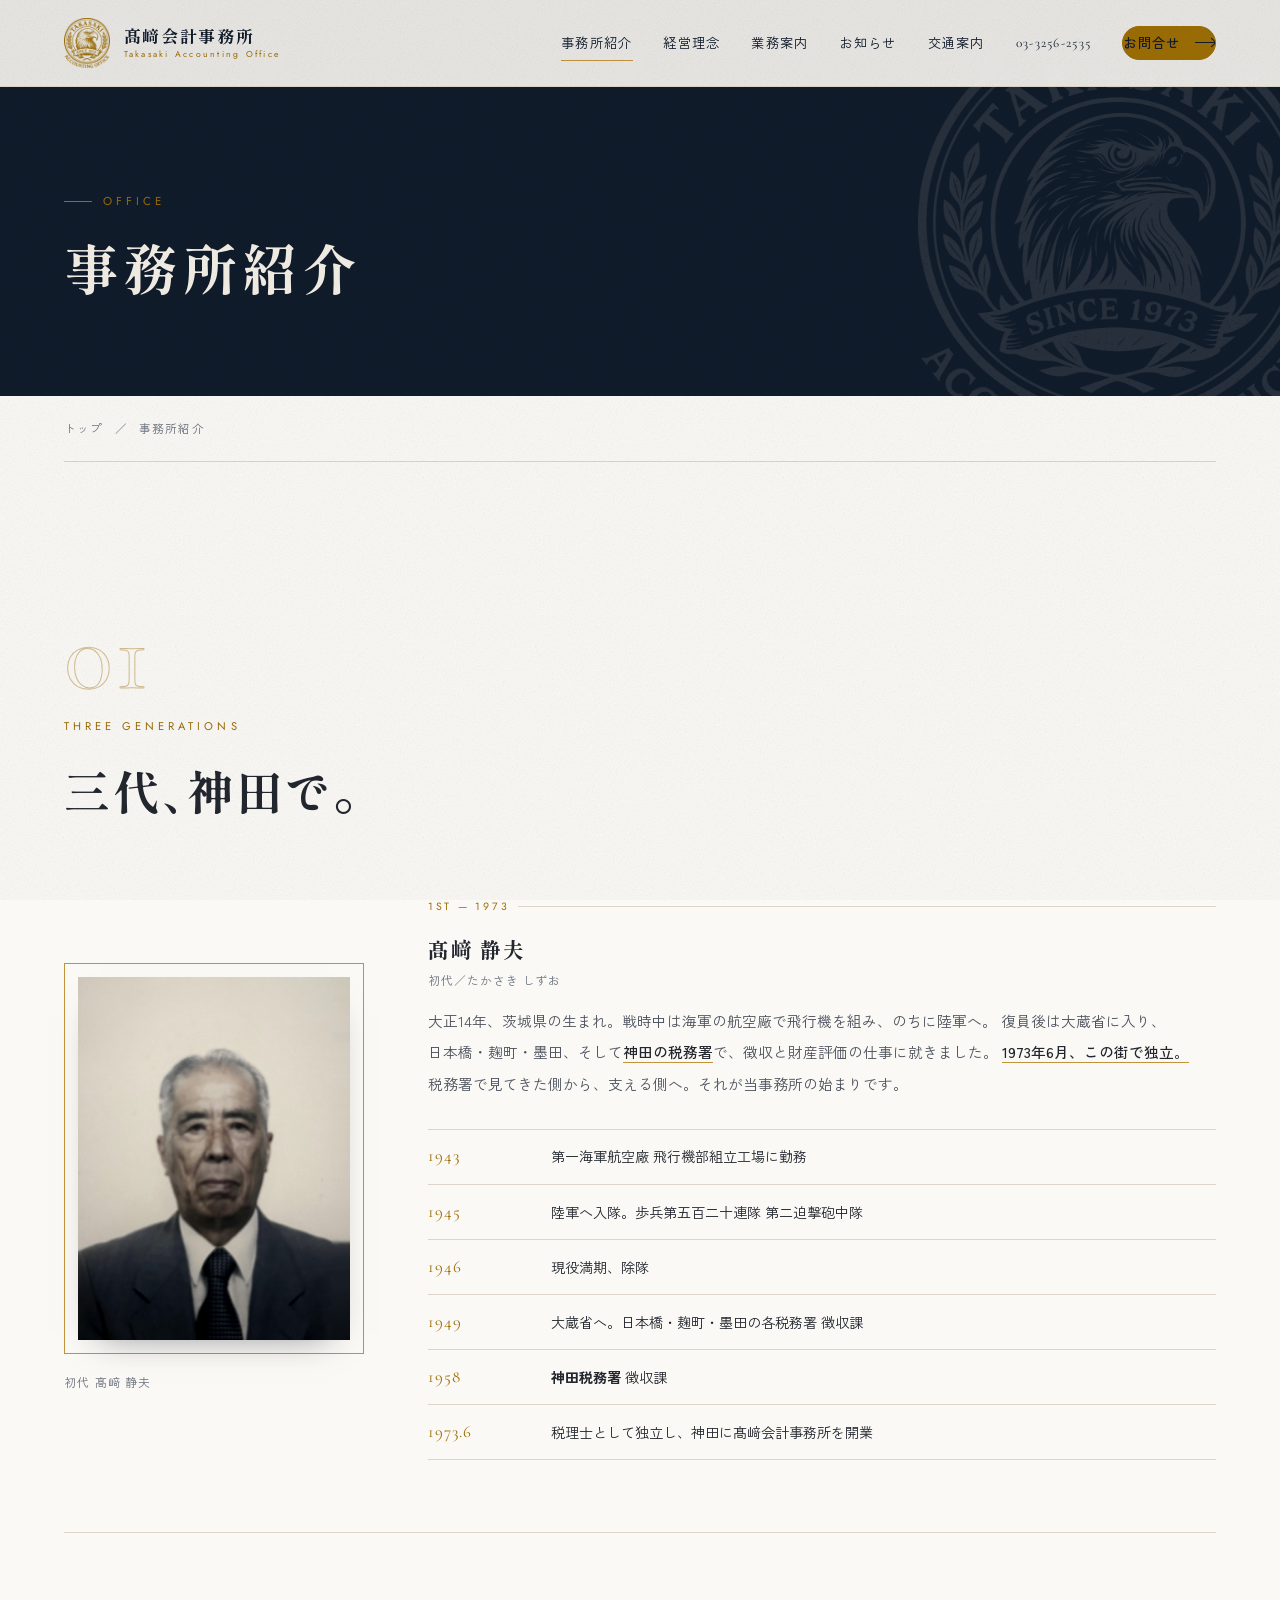
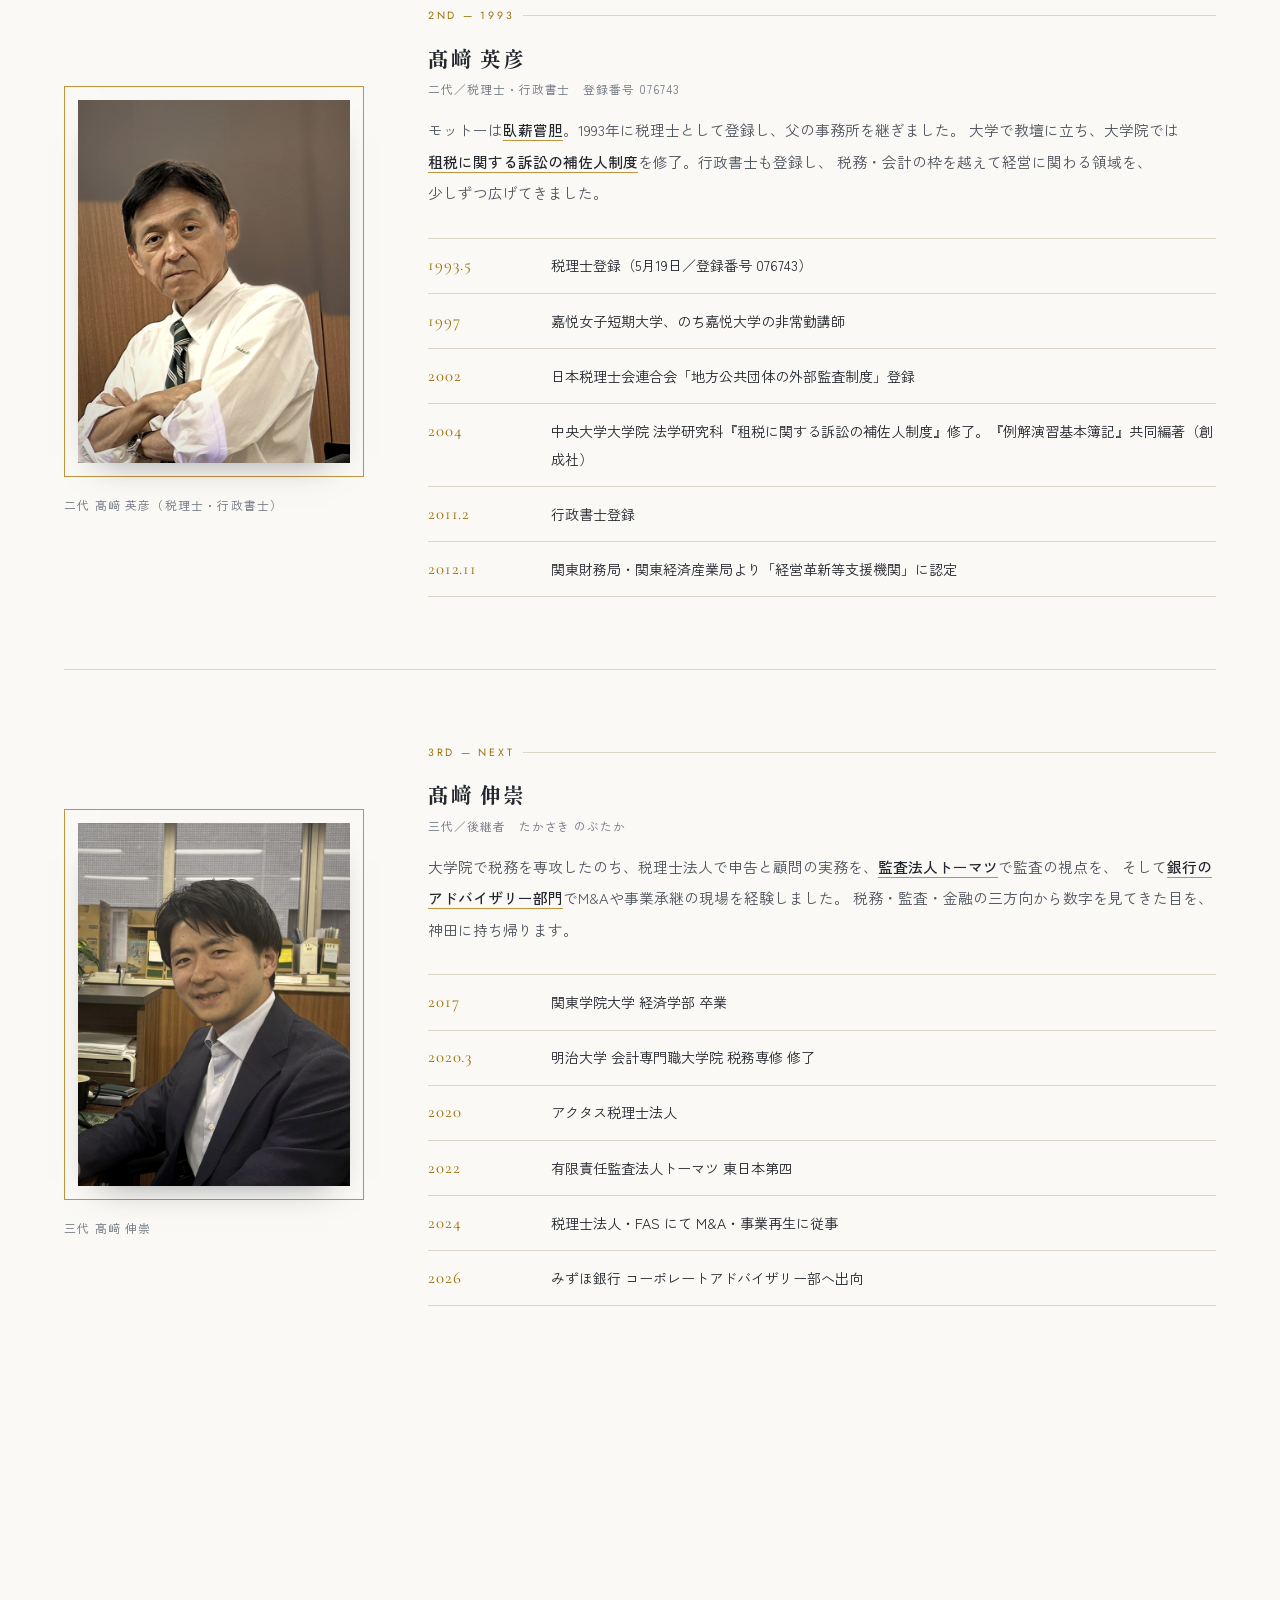
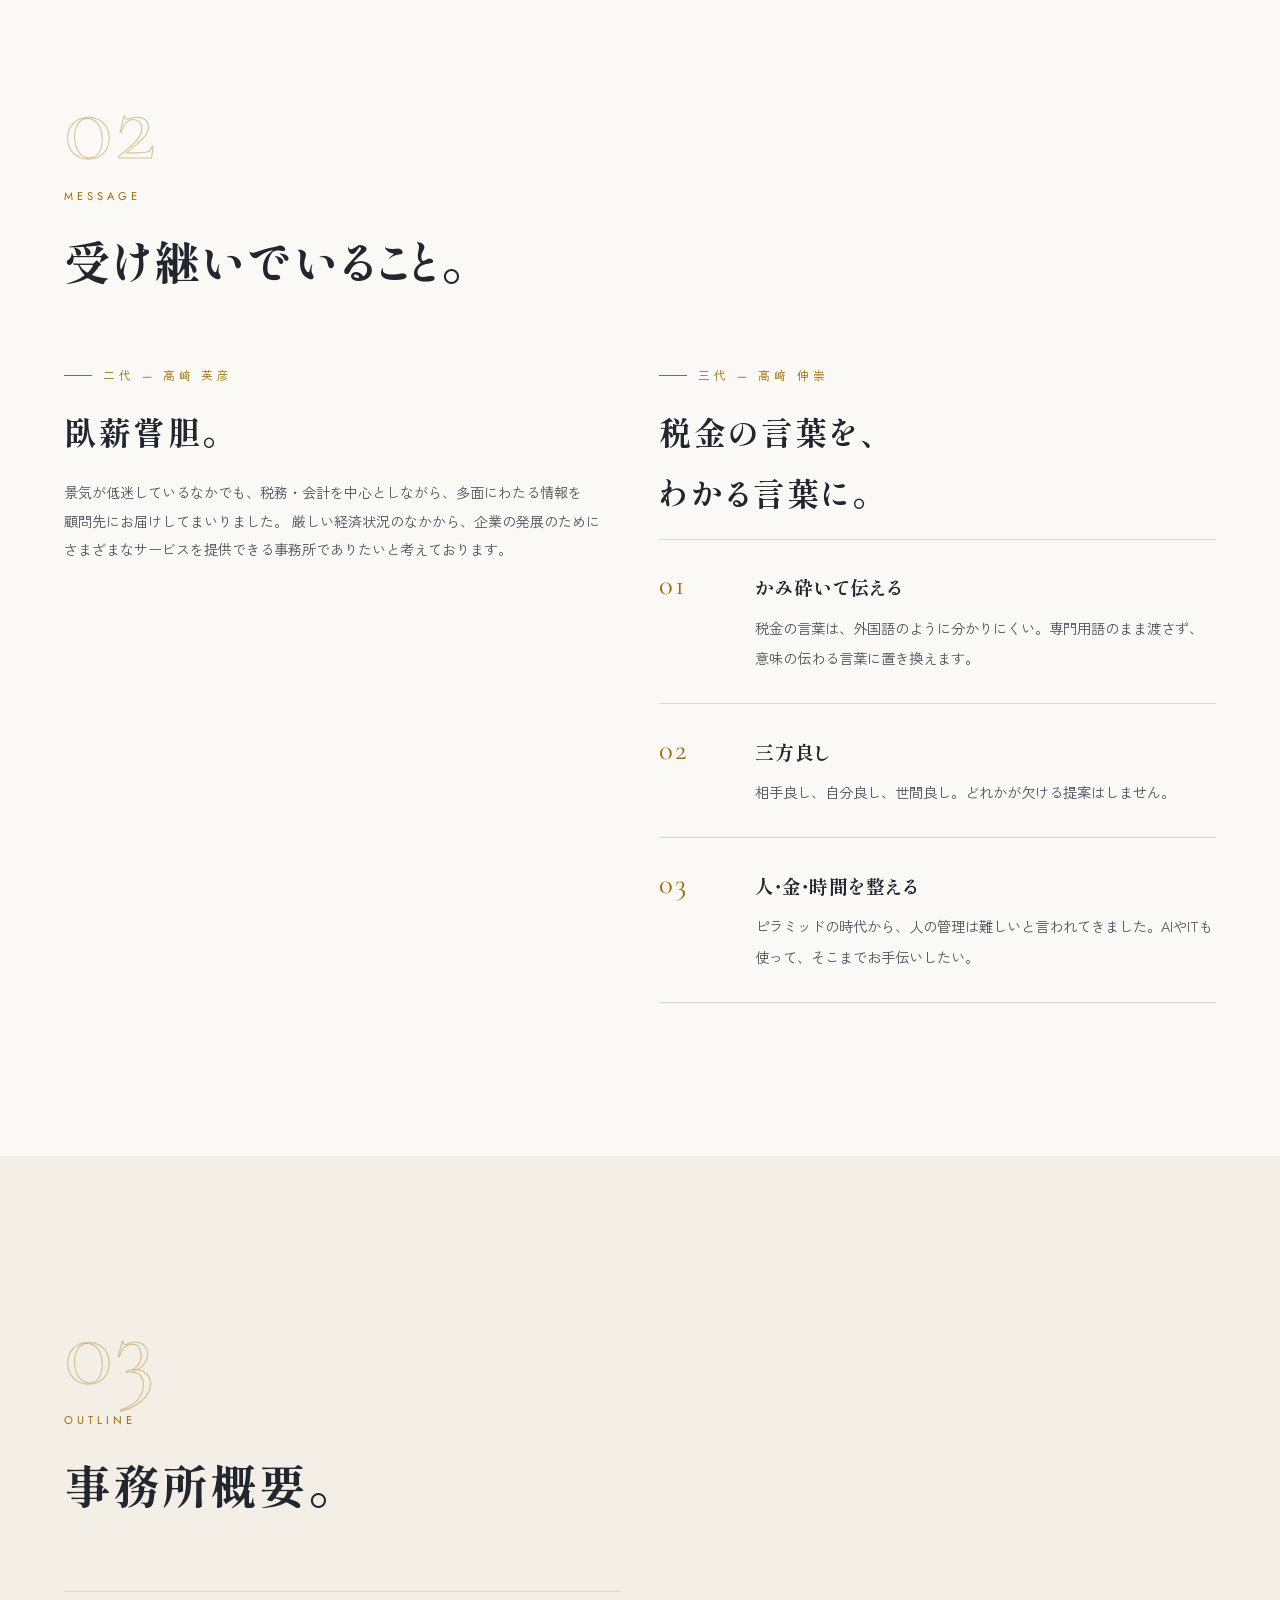
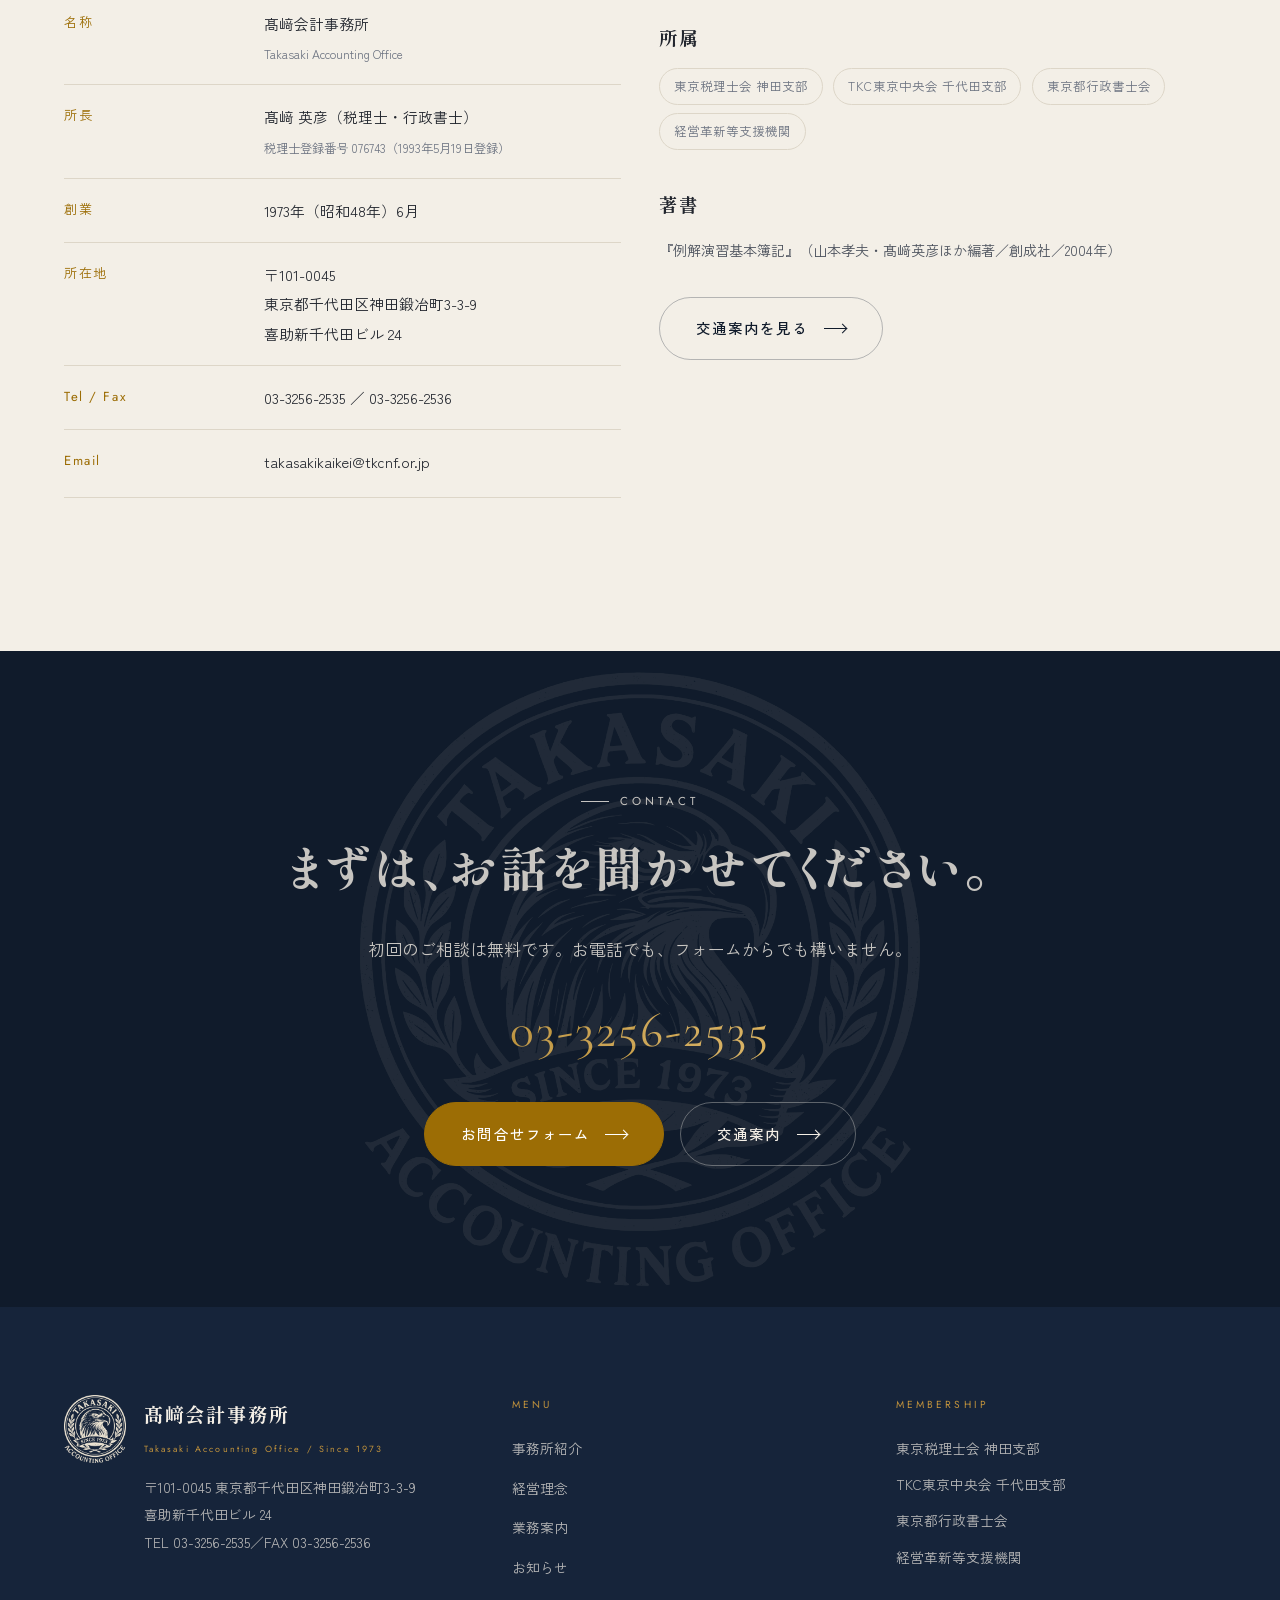
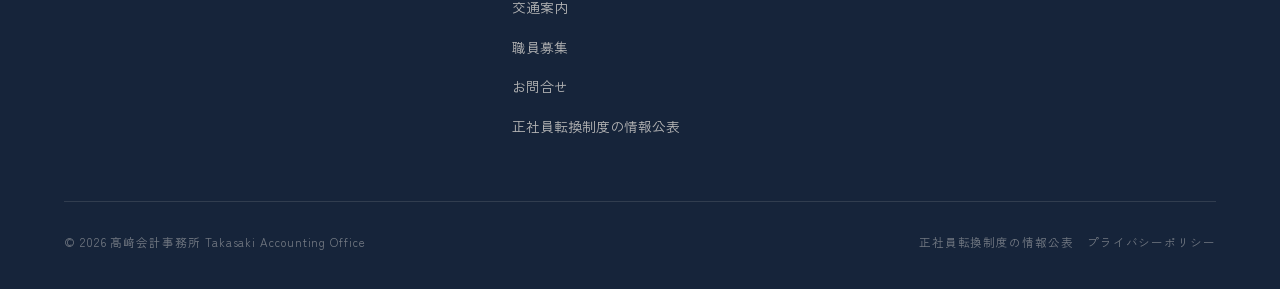
<file: office.html>
<!doctype html>
<html lang="ja">
<head>
<meta charset="utf-8">
<meta name="viewport" content="width=device-width, initial-scale=1">
<title>事務所紹介・所長挨拶｜神田の税理士 髙﨑会計事務所</title>
<meta name="description" content="神田鍛冶町の税理士・会計事務所、髙﨑会計事務所の事務所概要と所長挨拶。所長・髙﨑英彦（税理士登録番号076743／行政書士）の経歴、東京税理士会神田支部・東京都行政書士会への所属、著書をご紹介します。">
<!-- ▼独自ドメインを取得したら takasaki-hp.pages.dev を新しいドメインに一括置換してください -->
<link rel="canonical" href="https://takasaki-hp.pages.dev/office">
<meta property="og:type" content="article">
<meta property="og:url" content="https://takasaki-hp.pages.dev/office">
<meta property="og:site_name" content="髙﨑会計事務所">
<meta property="og:title" content="事務所紹介・所長挨拶｜神田の税理士 髙﨑会計事務所">
<meta property="og:description" content="神田鍛冶町の税理士・会計事務所、髙﨑会計事務所の事務所概要と所長挨拶。所長・髙﨑英彦（税理士登録番号076743／行政書士）の経歴、東京税理士会神田支部・東京都行政書士会への所属、著書をご紹介します。">
<meta property="og:image" content="https://takasaki-hp.pages.dev/assets/img/ogp.jpg?v=8479a3fd">
<meta name="twitter:card" content="summary_large_image">
<link rel="icon" href="assets/img/favicon.ico?v=6ceff27e" sizes="any">
<link rel="apple-touch-icon" href="assets/img/apple-touch-icon.png?v=a73fda04">
<link rel="preconnect" href="https://fonts.googleapis.com">
<link rel="preconnect" href="https://fonts.gstatic.com" crossorigin>
<link href="https://fonts.googleapis.com/css2?family=Cormorant+Garamond:wght@300;400&family=Jost:wght@300;400&family=Shippori+Mincho+B1:wght@700;800&family=Zen+Kaku+Gothic+New:wght@400;500&display=swap" rel="stylesheet">
<link rel="stylesheet" href="assets/css/style.css">
</head>
<body>
<a class="skip" href="#main">本文へ移動</a>

<header class="hdr hdr--solid">
  <div class="hdr__in wrap--wide">
    <a class="hdr__brand" href="index.html">
      <span class="hdr__crest">
        <img class="on-dark" src="assets/img/mark-cream.png?v=f8b53861" alt="">
        <img class="on-light" src="assets/img/mark-gold.png?v=872eae30" alt="">
      </span>
      <span class="hdr__name">
        <span class="hdr__ja">髙﨑会計事務所</span>
        <span class="hdr__en">Takasaki Accounting Office</span>
      </span>
    </a>
    <nav class="hdr__nav">
      <a href="office.html" aria-current="page">事務所紹介</a>
      <a href="philosophy.html">経営理念</a>
      <a href="service.html">業務案内</a>
      <a href="news.html">お知らせ</a>
      <a href="access.html">交通案内</a>
      <a class="hdr__tel" href="tel:0332562535">03-3256-2535</a>
      <a class="btn btn--gold hdr__cta" href="contact.html">お問合せ<i class="btn__arrow"></i></a>
    </nav>
    <button class="burger" aria-label="メニューを開く" aria-expanded="false"><span></span><span></span></button>
  </div>
</header>

<nav class="drawer">
  <a href="index.html" style="--i:0">トップ<small>HOME</small></a>
  <a href="office.html" style="--i:1">事務所紹介<small>OFFICE</small></a>
  <a href="philosophy.html" style="--i:2">経営理念<small>PHILOSOPHY</small></a>
  <a href="service.html" style="--i:3">業務案内<small>SERVICE</small></a>
  <a href="news.html" style="--i:4">お知らせ<small>NEWS</small></a>
  <a href="access.html" style="--i:5">交通案内<small>ACCESS</small></a>
  <a href="recruit.html" style="--i:6">職員募集<small>RECRUIT</small></a>
  <a href="contact.html" style="--i:7">お問合せ<small>CONTACT</small></a>
  <div class="drawer__foot">
    <span class="eyebrow">お電話でのご相談</span>
    <a class="drawer__tel" href="tel:0332562535">03-3256-2535</a>
    <small>東京都千代田区神田鍛冶町3-3-9 喜助新千代田ビル 24</small>
  </div>
</nav>

<main id="main">

<section class="phead">
  <img class="phead__crest" src="assets/img/logo-cream.png?v=29277149" alt="" aria-hidden="true">
  <div class="wrap">
    <p class="eyebrow">Office</p>
    <h1>事務所紹介</h1>
  </div>
</section>

<div class="wrap">
  <nav class="crumb" aria-label="パンくず"><a href="index.html">トップ</a><span>／</span><span>事務所紹介</span></nav>
</div>

<!-- ============ 01 沿革 ============ -->
<section class="sec" id="history">
  <div class="wrap">
    <div class="sechead">
      <span class="sechead__no">01</span>
      <span class="sechead__en">Three Generations</span>
      <h2 class="sechead__jp split">三代、神田で。</h2>
    </div>

    <article class="story">
      <figure class="prof__fig story__fig" data-reveal>
        <div class="prof__frame"><img src="assets/img/gen1.jpg?v=e8633a19" alt="初代 髙﨑静夫" width="660" height="880" loading="lazy"></div>
        <figcaption class="prof__cap">初代 髙﨑 静夫</figcaption>
      </figure>
      <div data-reveal style="--i:1">
        <span class="gen__era">1st — 1973</span>
        <p class="gen__name mt-s">髙﨑 静夫<small>初代／たかさき しずお</small></p>
        <p class="story__sum">
          大正14年、茨城県の生まれ。戦時中は海軍の航空廠で飛行機を組み、のちに陸軍へ。
          復員後は大蔵省に入り、日本橋・麹町・墨田、そして<b>神田の税務署</b>で、徴収と財産評価の仕事に就きました。
          <b>1973年6月、この街で独立。</b>税務署で見てきた側から、支える側へ。それが当事務所の始まりです。
        </p>
        <dl class="dl">
          <div><dt>1943</dt><dd>第一海軍航空廠 飛行機部組立工場に勤務</dd></div>
          <div><dt>1945</dt><dd>陸軍へ入隊。歩兵第五百二十連隊 第二迫撃砲中隊</dd></div>
          <div><dt>1946</dt><dd>現役満期、除隊</dd></div>
          <div><dt>1949</dt><dd>大蔵省へ。日本橋・麹町・墨田の各税務署 徴収課</dd></div>
          <div><dt>1958</dt><dd><b>神田税務署</b> 徴収課</dd></div>
          <div><dt>1973.6</dt><dd>税理士として独立し、神田に髙﨑会計事務所を開業</dd></div>
        </dl>
      </div>
    </article>

    <article class="story">
      <figure class="prof__fig story__fig" data-reveal>
        <div class="prof__frame"><img src="assets/img/daihyo.jpg?v=6b4b142d" alt="二代 髙﨑英彦（税理士・行政書士）" width="660" height="880" loading="lazy"></div>
        <figcaption class="prof__cap">二代 髙﨑 英彦（税理士・行政書士）</figcaption>
      </figure>
      <div data-reveal style="--i:1">
        <span class="gen__era">2nd — 1993</span>
        <p class="gen__name mt-s">髙﨑 英彦<small>二代／税理士・行政書士　登録番号 076743</small></p>
        <p class="story__sum">
          モットーは<b>臥薪嘗胆</b>。1993年に税理士として登録し、父の事務所を継ぎました。
          大学で教壇に立ち、大学院では<b>租税に関する訴訟の補佐人制度</b>を修了。行政書士も登録し、
          税務・会計の枠を越えて経営に関わる領域を、少しずつ広げてきました。
        </p>
        <dl class="dl">
          <div><dt>1993.5</dt><dd>税理士登録（5月19日／登録番号 076743）</dd></div>
          <div><dt>1997</dt><dd>嘉悦女子短期大学、のち嘉悦大学の非常勤講師</dd></div>
          <div><dt>2002</dt><dd>日本税理士会連合会「地方公共団体の外部監査制度」登録</dd></div>
          <div><dt>2004</dt><dd>中央大学大学院 法学研究科『租税に関する訴訟の補佐人制度』修了。『例解演習基本簿記』共同編著（創成社）</dd></div>
          <div><dt>2011.2</dt><dd>行政書士登録</dd></div>
          <div><dt>2012.11</dt><dd>関東財務局・関東経済産業局より「経営革新等支援機関」に認定</dd></div>
        </dl>
      </div>
    </article>

    <article class="story">
      <figure class="prof__fig story__fig" data-reveal>
        <div class="prof__frame"><img src="assets/img/gen3.jpg?v=bed90cb8" alt="三代 髙﨑伸崇" width="660" height="880" loading="lazy"></div>
        <figcaption class="prof__cap">三代 髙﨑 伸崇</figcaption>
      </figure>
      <div data-reveal style="--i:1">
        <span class="gen__era">3rd — Next</span>
        <p class="gen__name mt-s">髙﨑 伸崇<small>三代／後継者　たかさき のぶたか</small></p>
        <p class="story__sum">
          大学院で税務を専攻したのち、税理士法人で申告と顧問の実務を、<b>監査法人トーマツ</b>で監査の視点を、
          そして<b>銀行のアドバイザリー部門</b>でM&amp;Aや事業承継の現場を経験しました。
          税務・監査・金融の三方向から数字を見てきた目を、神田に持ち帰ります。
        </p>
        <dl class="dl">
          <div><dt>2017</dt><dd>関東学院大学 経済学部 卒業</dd></div>
          <div><dt>2020.3</dt><dd>明治大学 会計専門職大学院 税務専修 修了</dd></div>
          <div><dt>2020</dt><dd>アクタス税理士法人</dd></div>
          <div><dt>2022</dt><dd>有限責任監査法人トーマツ 東日本第四</dd></div>
          <div><dt>2024</dt><dd>税理士法人・FAS にて M&amp;A・事業再生に従事</dd></div>
          <div><dt>2026</dt><dd>みずほ銀行 コーポレートアドバイザリー部へ出向</dd></div>
        </dl>
      </div>
    </article>
  </div>
</section>

<!-- ============ 02 受け継いでいること ============ -->
<section class="sec" id="message">
  <div class="wrap">
    <div class="sechead">
      <span class="sechead__no">02</span>
      <span class="sechead__en">Message</span>
      <h2 class="sechead__jp split">受け継いでいること。</h2>
    </div>

    <div class="grid-2">
      <div data-reveal>
        <p class="eyebrow">二代 — 髙﨑 英彦</p>
        <p class="tagline mt-s">臥薪嘗胆。</p>
        <p class="gen__txt mt-s">
          景気が低迷しているなかでも、税務・会計を中心としながら、多面にわたる情報を顧問先にお届けしてまいりました。
          厳しい経済状況のなかから、企業の発展のためにさまざまなサービスを提供できる事務所でありたいと考えております。
        </p>
      </div>

      <div data-reveal style="--i:1">
        <p class="eyebrow">三代 — 髙﨑 伸崇</p>
        <p class="tagline mt-s">税金の言葉を、<br class="brpc">わかる言葉に。</p>
        <div class="mt-s" data-stagger>
          <div class="step" data-reveal>
            <span class="step__n">01</span>
            <div><p class="step__t">かみ砕いて伝える</p><p class="step__d">税金の言葉は、外国語のように分かりにくい。専門用語のまま渡さず、意味の伝わる言葉に置き換えます。</p></div>
          </div>
          <div class="step" data-reveal>
            <span class="step__n">02</span>
            <div><p class="step__t">三方良し</p><p class="step__d">相手良し、自分良し、世間良し。どれかが欠ける提案はしません。</p></div>
          </div>
          <div class="step" data-reveal>
            <span class="step__n">03</span>
            <div><p class="step__t">人・金・時間を整える</p><p class="step__d">ピラミッドの時代から、人の管理は難しいと言われてきました。AIやITも使って、そこまでお手伝いしたい。</p></div>
          </div>
        </div>
      </div>
    </div>
  </div>
</section>

<!-- ============ 03 事務所概要 ============ -->
<section class="sec sec--paper">
  <div class="wrap">
    <div class="sechead">
      <span class="sechead__no">03</span>
      <span class="sechead__en">Outline</span>
      <h2 class="sechead__jp split">事務所概要。</h2>
    </div>
    <div class="grid-2">
      <div data-reveal>
        <dl class="dl">
          <div><dt>名称</dt><dd>髙﨑会計事務所<br><small style="color:var(--muted)">Takasaki Accounting Office</small></dd></div>
          <div><dt>所長</dt><dd>髙﨑 英彦（税理士・行政書士）<br><small style="color:var(--muted)">税理士登録番号 076743（1993年5月19日登録）</small></dd></div>
          <div><dt>創業</dt><dd>1973年（昭和48年）6月</dd></div>
          <div><dt>所在地</dt><dd>〒101-0045<br>東京都千代田区神田鍛冶町3-3-9<br>喜助新千代田ビル 24</dd></div>
          <div><dt>Tel / Fax</dt><dd>03-3256-2535 ／ 03-3256-2536</dd></div>
          <div><dt>Email</dt><dd><a class="ul" href="mailto:takasakikaikei@tkcnf.or.jp">takasakikaikei@tkcnf.or.jp</a></dd></div>
        </dl>
      </div>
      <div data-reveal style="--i:1">
        <h3 class="prof__name mt-m" style="font-size:1.15rem">所属</h3>
        <p class="mt-s">
          <span class="pill">東京税理士会 神田支部</span>
          <span class="pill">TKC東京中央会 千代田支部</span>
          <span class="pill">東京都行政書士会</span>
          <span class="pill">経営革新等支援機関</span>
        </p>
        <h3 class="prof__name mt-m" style="font-size:1.15rem">著書</h3>
        <p class="gen__txt mt-s">『例解演習基本簿記』（山本孝夫・髙﨑英彦ほか編著／創成社／2004年）</p>
        <p class="mt-m"><a class="btn btn--ghost" href="access.html">交通案内を見る<i class="btn__arrow"></i></a></p>
      </div>
    </div>
  </div>
</section>

</main>

<section class="cta">
  <img class="cta__crest" src="assets/img/logo-cream.png?v=29277149" alt="" aria-hidden="true">
  <div class="wrap">
    <p class="eyebrow" style="justify-content:center">Contact</p>
    <p class="cta__t mt-s">まずは、お話を聞かせてください。</p>
    <p class="lead" style="max-width:38em;margin-inline:auto">初回のご相談は無料です。お電話でも、フォームからでも構いません。</p>
    <a class="cta__tel mt-m foil" href="tel:0332562535">03-3256-2535</a>
    <div class="cta__row">
      <a class="btn btn--gold" href="contact.html">お問合せフォーム<i class="btn__arrow"></i></a>
      <a class="btn btn--light" href="access.html">交通案内<i class="btn__arrow"></i></a>
    </div>
  </div>
</section>
<footer class="ftr">
  <div class="wrap">
    <div class="ftr__top">
      <div class="ftr__brand">
        <img src="assets/img/mark-cream.png?v=f8b53861" alt="髙﨑会計事務所">
        <div>
          <p class="ftr__ja">髙﨑会計事務所</p>
          <p class="ftr__en">Takasaki Accounting Office / Since 1973</p>
          <p style="margin-top:1rem;line-height:2">
            〒101-0045 東京都千代田区神田鍛冶町3-3-9<br>
            喜助新千代田ビル 24<br>
            TEL <a class="ul" href="tel:0332562535">03-3256-2535</a>／FAX 03-3256-2536
          </p>
        </div>
      </div>
      <div>
        <h3>Menu</h3>
        <ul>
          <li><a class="ul" href="office.html">事務所紹介</a></li>
          <li><a class="ul" href="philosophy.html">経営理念</a></li>
          <li><a class="ul" href="service.html">業務案内</a></li>
          <li><a class="ul" href="news.html">お知らせ</a></li>
          <li><a class="ul" href="access.html">交通案内</a></li>
          <li><a class="ul" href="recruit.html">職員募集</a></li>
          <li><a class="ul" href="contact.html">お問合せ</a></li>
          <li><a class="ul" href="career-up.html">正社員転換制度の情報公表</a></li>
        </ul>
      </div>
      <div>
        <h3>Membership</h3>
        <ul>
          <li>東京税理士会 神田支部</li>
          <li>TKC東京中央会 千代田支部</li>
          <li>東京都行政書士会</li>
          <li>経営革新等支援機関</li>
        </ul>
      </div>
    </div>
    <div class="ftr__bottom">
      <span>&copy; <span data-year>2026</span> 髙﨑会計事務所 Takasaki Accounting Office</span>
      <span><a class="ul" href="career-up.html">正社員転換制度の情報公表</a>　<a class="ul" href="privacy.html">プライバシーポリシー</a></span>
    </div>
  </div>
</footer>

<script src="assets/js/main.js"></script>
</body>
</html>
</file>
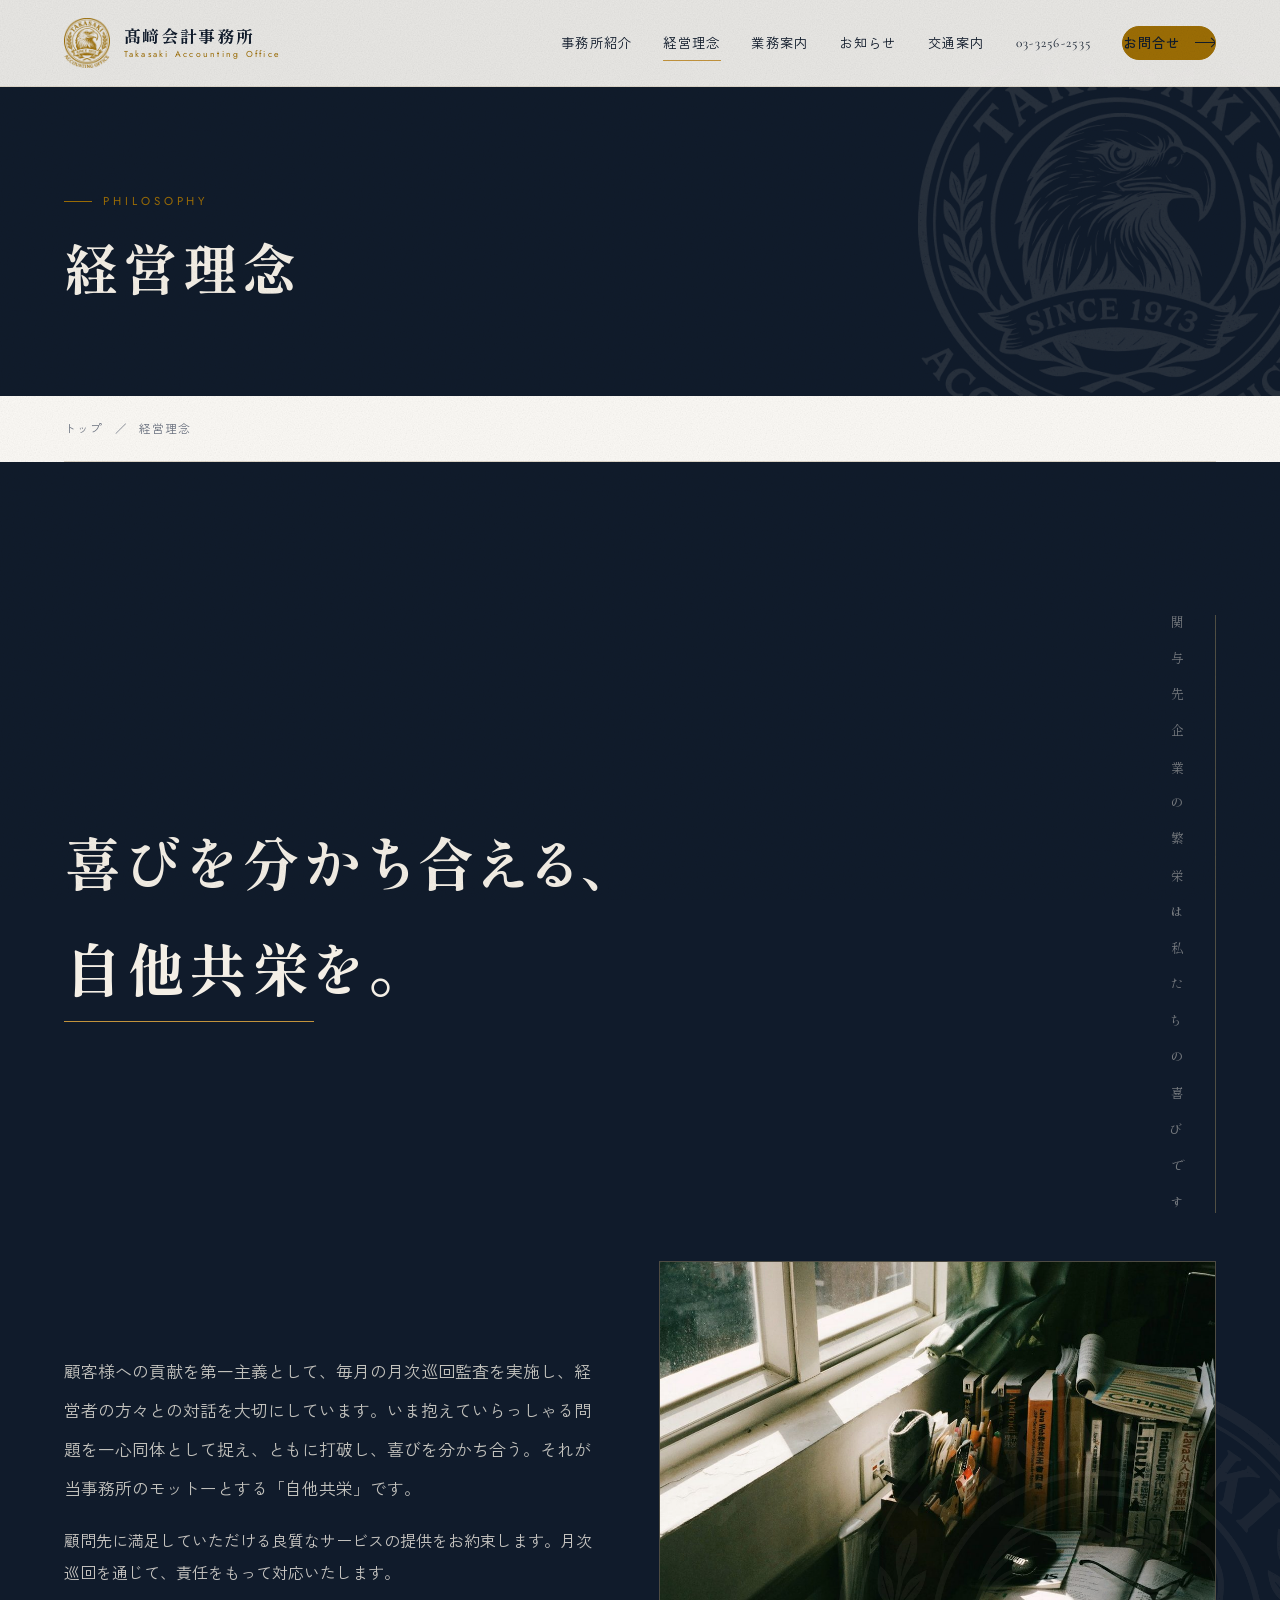
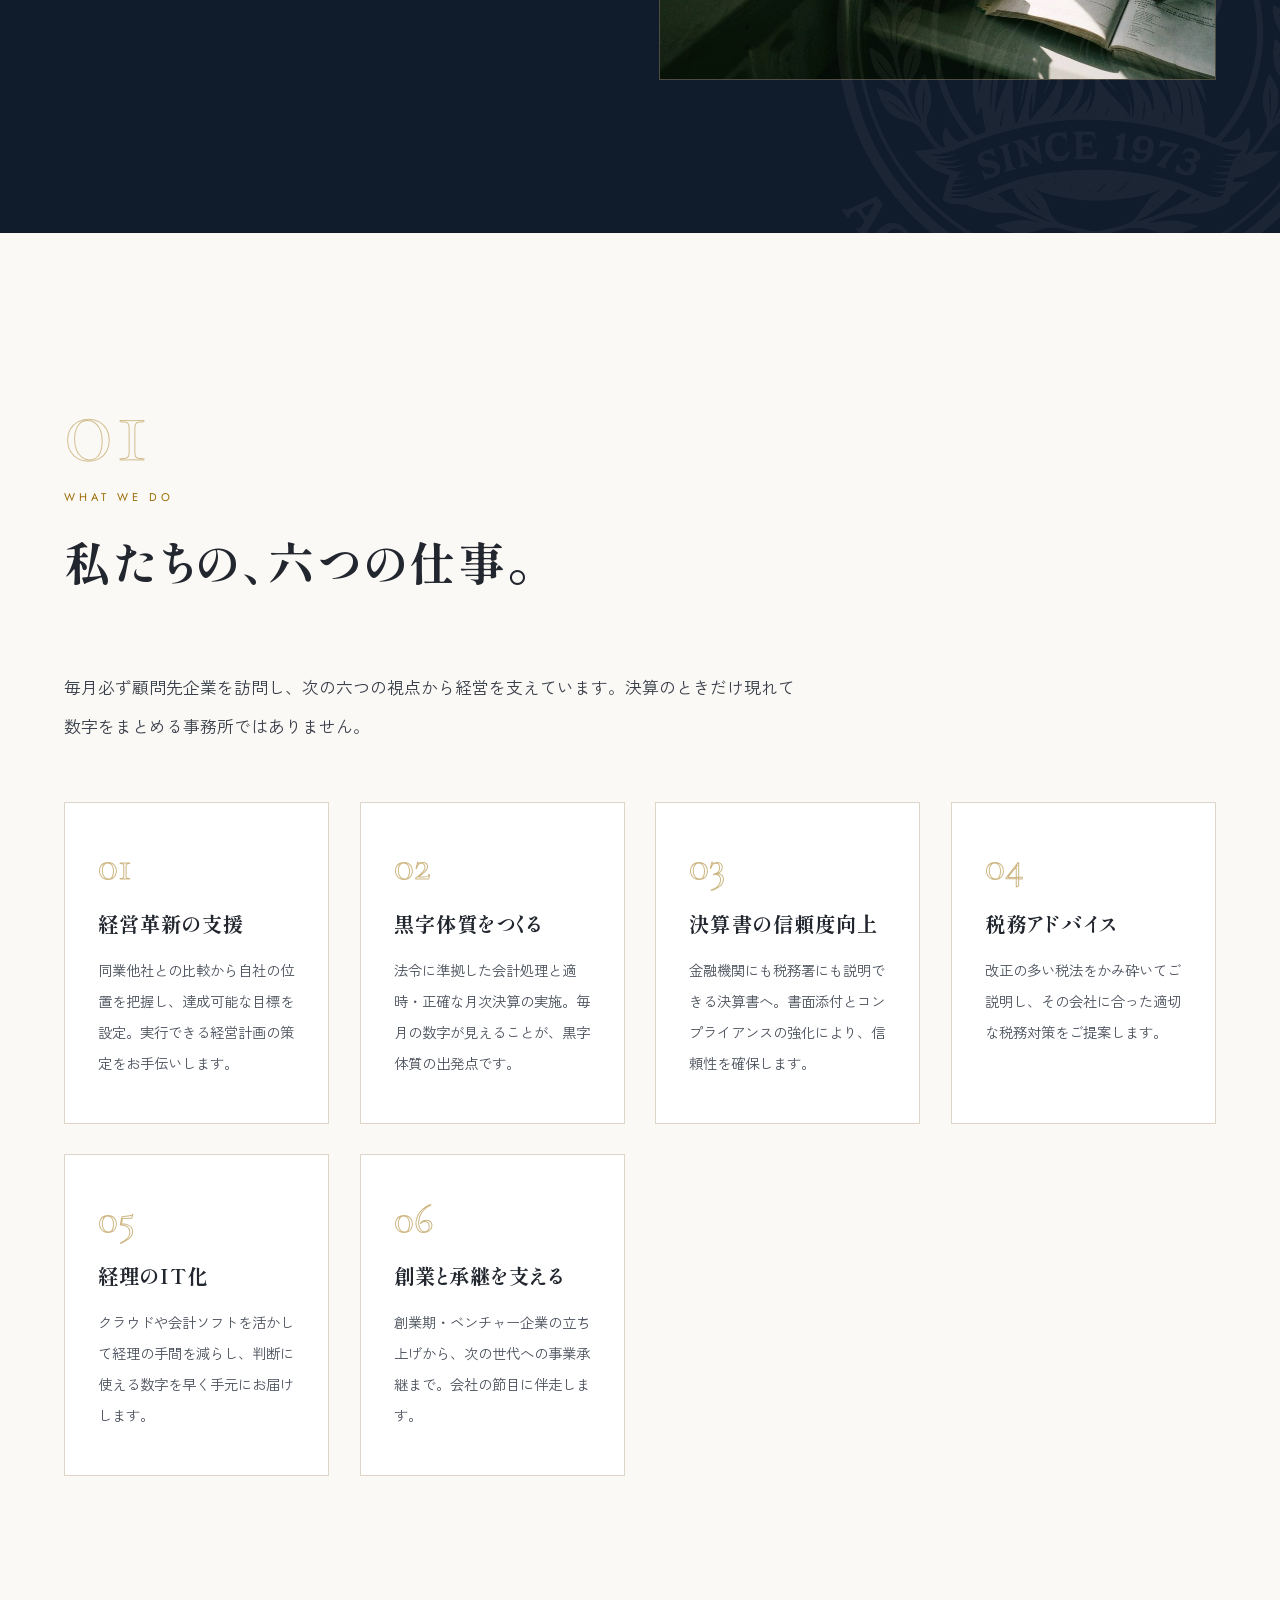
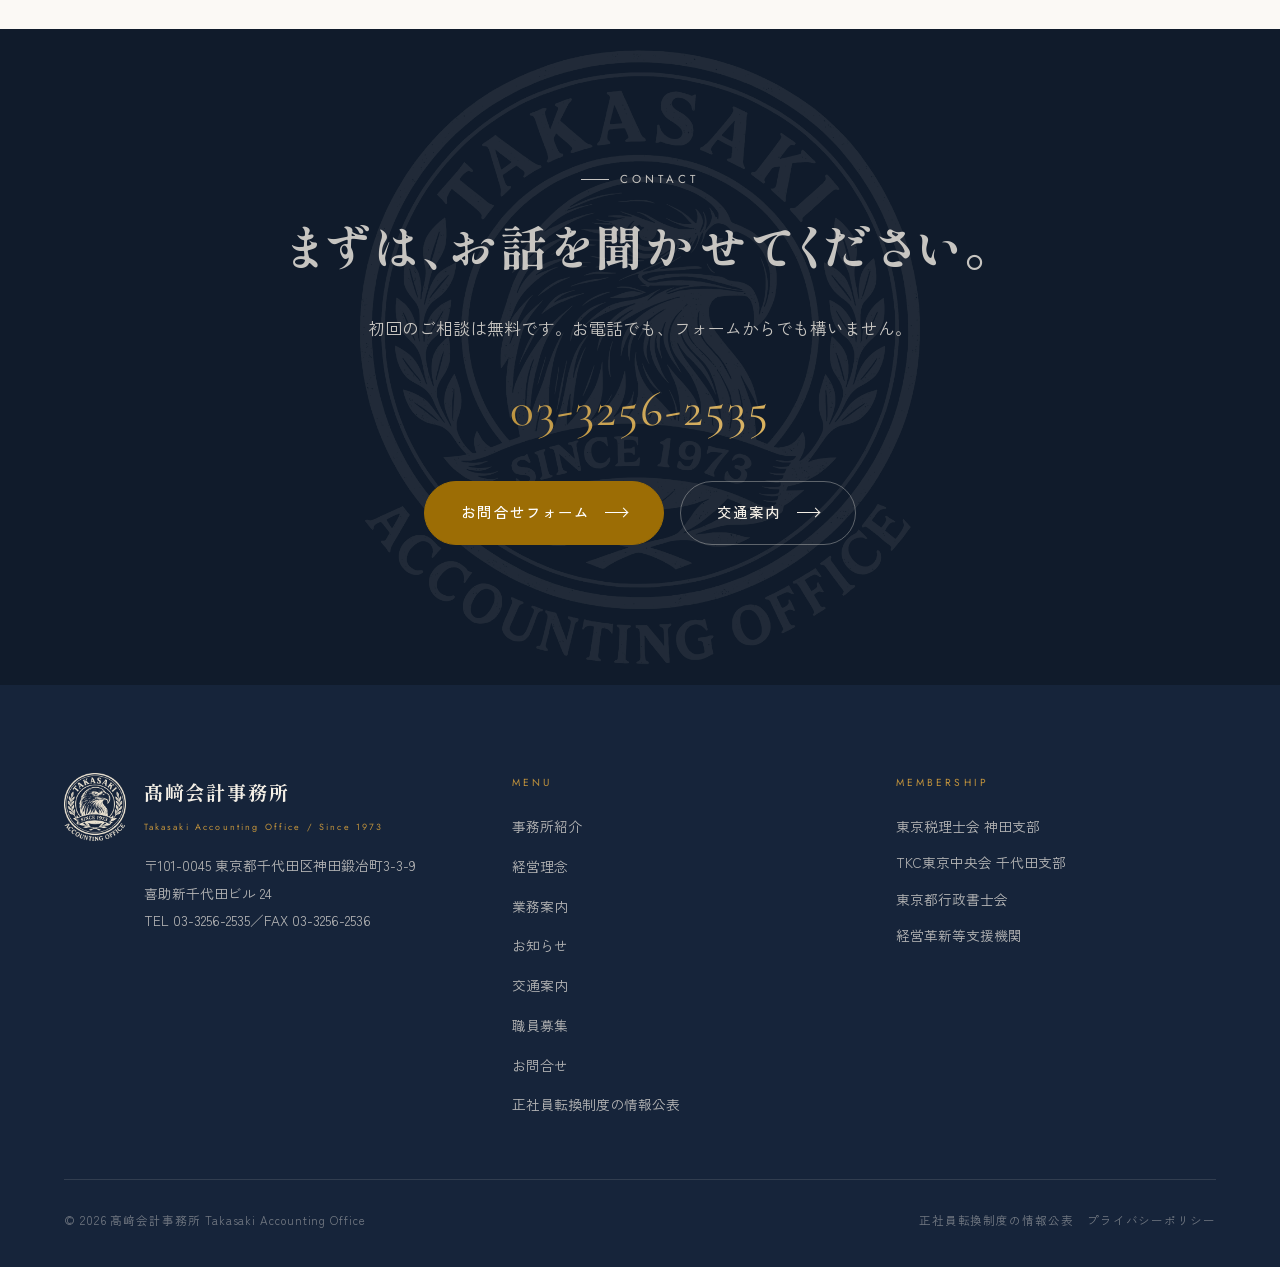
<file: philosophy.html>
<!doctype html>
<html lang="ja">
<head>
<meta charset="utf-8">
<meta name="viewport" content="width=device-width, initial-scale=1">
<title>経営理念｜神田の税理士・会計事務所 髙﨑会計事務所</title>
<meta name="description" content="「自他共栄」をモットーに、毎月の巡回監査で経営者との対話を大切にしています。東京都千代田区神田の税理士・会計事務所、髙﨑会計事務所の経営理念をくわしく見る。">
<!-- ▼独自ドメインを取得したら takasaki-hp.pages.dev を新しいドメインに一括置換してください -->
<link rel="canonical" href="https://takasaki-hp.pages.dev/philosophy">
<meta property="og:type" content="article">
<meta property="og:url" content="https://takasaki-hp.pages.dev/philosophy">
<meta property="og:site_name" content="髙﨑会計事務所">
<meta property="og:title" content="経営理念｜神田の税理士・会計事務所 髙﨑会計事務所">
<meta property="og:description" content="「自他共栄」をモットーに、毎月の巡回監査で経営者との対話を大切にしています。東京都千代田区神田の税理士・会計事務所、髙﨑会計事務所の経営理念をくわしく見る。">
<meta property="og:image" content="https://takasaki-hp.pages.dev/assets/img/ogp.jpg?v=8479a3fd">
<meta name="twitter:card" content="summary_large_image">
<link rel="icon" href="assets/img/favicon.ico?v=6ceff27e" sizes="any">
<link rel="apple-touch-icon" href="assets/img/apple-touch-icon.png?v=a73fda04">
<link rel="preconnect" href="https://fonts.googleapis.com">
<link rel="preconnect" href="https://fonts.gstatic.com" crossorigin>
<link href="https://fonts.googleapis.com/css2?family=Cormorant+Garamond:wght@300;400&family=Jost:wght@300;400&family=Shippori+Mincho+B1:wght@700;800&family=Zen+Kaku+Gothic+New:wght@400;500&display=swap" rel="stylesheet">
<link rel="stylesheet" href="assets/css/style.css">
</head>
<body>
<a class="skip" href="#main">本文へ移動</a>

<header class="hdr hdr--solid">
  <div class="hdr__in wrap--wide">
    <a class="hdr__brand" href="index.html">
      <span class="hdr__crest">
        <img class="on-dark" src="assets/img/mark-cream.png?v=f8b53861" alt="">
        <img class="on-light" src="assets/img/mark-gold.png?v=872eae30" alt="">
      </span>
      <span class="hdr__name">
        <span class="hdr__ja">髙﨑会計事務所</span>
        <span class="hdr__en">Takasaki Accounting Office</span>
      </span>
    </a>
    <nav class="hdr__nav">
      <a href="office.html">事務所紹介</a>
      <a href="philosophy.html" aria-current="page">経営理念</a>
      <a href="service.html">業務案内</a>
      <a href="news.html">お知らせ</a>
      <a href="access.html">交通案内</a>
      <a class="hdr__tel" href="tel:0332562535">03-3256-2535</a>
      <a class="btn btn--gold hdr__cta" href="contact.html">お問合せ<i class="btn__arrow"></i></a>
    </nav>
    <button class="burger" aria-label="メニューを開く" aria-expanded="false"><span></span><span></span></button>
  </div>
</header>

<nav class="drawer">
  <a href="index.html" style="--i:0">トップ<small>HOME</small></a>
  <a href="office.html" style="--i:1">事務所紹介<small>OFFICE</small></a>
  <a href="philosophy.html" style="--i:2">経営理念<small>PHILOSOPHY</small></a>
  <a href="service.html" style="--i:3">業務案内<small>SERVICE</small></a>
  <a href="news.html" style="--i:4">お知らせ<small>NEWS</small></a>
  <a href="access.html" style="--i:5">交通案内<small>ACCESS</small></a>
  <a href="recruit.html" style="--i:6">職員募集<small>RECRUIT</small></a>
  <a href="contact.html" style="--i:7">お問合せ<small>CONTACT</small></a>
  <div class="drawer__foot">
    <span class="eyebrow">お電話でのご相談</span>
    <a class="drawer__tel" href="tel:0332562535">03-3256-2535</a>
    <small>東京都千代田区神田鍛冶町3-3-9 喜助新千代田ビル 24</small>
  </div>
</nav>

<main id="main">

<section class="phead">
  <img class="phead__crest" src="assets/img/logo-cream.png?v=29277149" alt="" aria-hidden="true">
  <div class="wrap">
    <p class="eyebrow">Philosophy</p>
    <h1>経営理念</h1>
  </div>
</section>

<div class="wrap">
  <nav class="crumb" aria-label="パンくず"><a href="index.html">トップ</a><span>／</span><span>経営理念</span></nav>
</div>


<section class="sec sec--ink">
  <div class="wrap">
    <div class="philo">
      <div>
        <blockquote class="philo__quote" data-reveal>
          喜びを分かち合える、<br><em>自他共栄</em>を。
        </blockquote>
      </div>
      <div class="philo__vert">関　与　先　企　業　の　繁　栄　は　私　た　ち　の　喜　び　で　す</div>
    </div>
    <div class="philo__body duo">
      <div>
      <p class="lead" data-reveal>
        顧客様への貢献を第一主義として、毎月の月次巡回監査を実施し、経営者の方々との対話を大切にしています。いま抱えていらっしゃる問題を一心同体として捉え、ともに打破し、喜びを分かち合う。それが当事務所のモットーとする「自他共栄」です。
      </p>
      <p class="mt-s" data-reveal style="--i:1;color:rgba(244,239,230,.8)">
        顧問先に満足していただける良質なサービスの提供をお約束します。月次巡回を通じて、責任をもって対応いたします。
      </p>
      </div>
      <figure class="duo__fig" data-reveal style="--i:2">
        <img src="assets/img/desk.jpg?v=dcac8c38" alt="窓辺の机" width="1100" height="825" loading="lazy">
      </figure>
    </div>
  </div>
  <img class="sec__watermark" src="assets/img/logo-cream.png?v=29277149" alt="" aria-hidden="true">
</section>

<section class="sec">
  <div class="wrap">
    <div class="sechead">
      <span class="sechead__no">01</span>
      <span class="sechead__en">What We Do</span>
      <h2 class="sechead__jp split">私たちの、六つの仕事。</h2>
    </div>
    <p class="lead" data-reveal style="max-width:44em">
      毎月必ず顧問先企業を訪問し、次の六つの視点から経営を支えています。決算のときだけ現れて数字をまとめる事務所ではありません。
    </p>

    <div class="grid-3 mt-l" data-stagger>
      <article class="card" data-reveal>
        <span class="card__no">01</span>
        <h3 class="card__t">経営革新の支援</h3>
        <p class="card__d">同業他社との比較から自社の位置を把握し、達成可能な目標を設定。実行できる経営計画の策定をお手伝いします。</p>
      </article>
      <article class="card" data-reveal>
        <span class="card__no">02</span>
        <h3 class="card__t">黒字体質をつくる</h3>
        <p class="card__d">法令に準拠した会計処理と適時・正確な月次決算の実施。毎月の数字が見えることが、黒字体質の出発点です。</p>
      </article>
      <article class="card" data-reveal>
        <span class="card__no">03</span>
        <h3 class="card__t">決算書の信頼度向上</h3>
        <p class="card__d">金融機関にも税務署にも説明できる決算書へ。書面添付とコンプライアンスの強化により、信頼性を確保します。</p>
      </article>
      <article class="card" data-reveal>
        <span class="card__no">04</span>
        <h3 class="card__t">税務アドバイス</h3>
        <p class="card__d">改正の多い税法をかみ砕いてご説明し、その会社に合った適切な税務対策をご提案します。</p>
      </article>
      <article class="card" data-reveal>
        <span class="card__no">05</span>
        <h3 class="card__t">経理のIT化</h3>
        <p class="card__d">クラウドや会計ソフトを活かして経理の手間を減らし、判断に使える数字を早く手元にお届けします。</p>
      </article>
      <article class="card" data-reveal>
        <span class="card__no">06</span>
        <h3 class="card__t">創業と承継を支える</h3>
        <p class="card__d">創業期・ベンチャー企業の立ち上げから、次の世代への事業承継まで。会社の節目に伴走します。</p>
      </article>
    </div>
  </div>
</section>


</main>

<section class="cta">
  <img class="cta__crest" src="assets/img/logo-cream.png?v=29277149" alt="" aria-hidden="true">
  <div class="wrap">
    <p class="eyebrow" style="justify-content:center">Contact</p>
    <p class="cta__t mt-s">まずは、お話を聞かせてください。</p>
    <p class="lead" style="max-width:38em;margin-inline:auto">初回のご相談は無料です。お電話でも、フォームからでも構いません。</p>
    <a class="cta__tel mt-m foil" href="tel:0332562535">03-3256-2535</a>
    <div class="cta__row">
      <a class="btn btn--gold" href="contact.html">お問合せフォーム<i class="btn__arrow"></i></a>
      <a class="btn btn--light" href="access.html">交通案内<i class="btn__arrow"></i></a>
    </div>
  </div>
</section>
<footer class="ftr">
  <div class="wrap">
    <div class="ftr__top">
      <div class="ftr__brand">
        <img src="assets/img/mark-cream.png?v=f8b53861" alt="髙﨑会計事務所">
        <div>
          <p class="ftr__ja">髙﨑会計事務所</p>
          <p class="ftr__en">Takasaki Accounting Office / Since 1973</p>
          <p style="margin-top:1rem;line-height:2">
            〒101-0045 東京都千代田区神田鍛冶町3-3-9<br>
            喜助新千代田ビル 24<br>
            TEL <a class="ul" href="tel:0332562535">03-3256-2535</a>／FAX 03-3256-2536
          </p>
        </div>
      </div>
      <div>
        <h3>Menu</h3>
        <ul>
          <li><a class="ul" href="office.html">事務所紹介</a></li>
          <li><a class="ul" href="philosophy.html">経営理念</a></li>
          <li><a class="ul" href="service.html">業務案内</a></li>
          <li><a class="ul" href="news.html">お知らせ</a></li>
          <li><a class="ul" href="access.html">交通案内</a></li>
          <li><a class="ul" href="recruit.html">職員募集</a></li>
          <li><a class="ul" href="contact.html">お問合せ</a></li>
          <li><a class="ul" href="career-up.html">正社員転換制度の情報公表</a></li>
        </ul>
      </div>
      <div>
        <h3>Membership</h3>
        <ul>
          <li>東京税理士会 神田支部</li>
          <li>TKC東京中央会 千代田支部</li>
          <li>東京都行政書士会</li>
          <li>経営革新等支援機関</li>
        </ul>
      </div>
    </div>
    <div class="ftr__bottom">
      <span>&copy; <span data-year>2026</span> 髙﨑会計事務所 Takasaki Accounting Office</span>
      <span><a class="ul" href="career-up.html">正社員転換制度の情報公表</a>　<a class="ul" href="privacy.html">プライバシーポリシー</a></span>
    </div>
  </div>
</footer>

<script src="assets/js/main.js"></script>
</body>
</html>
</file>
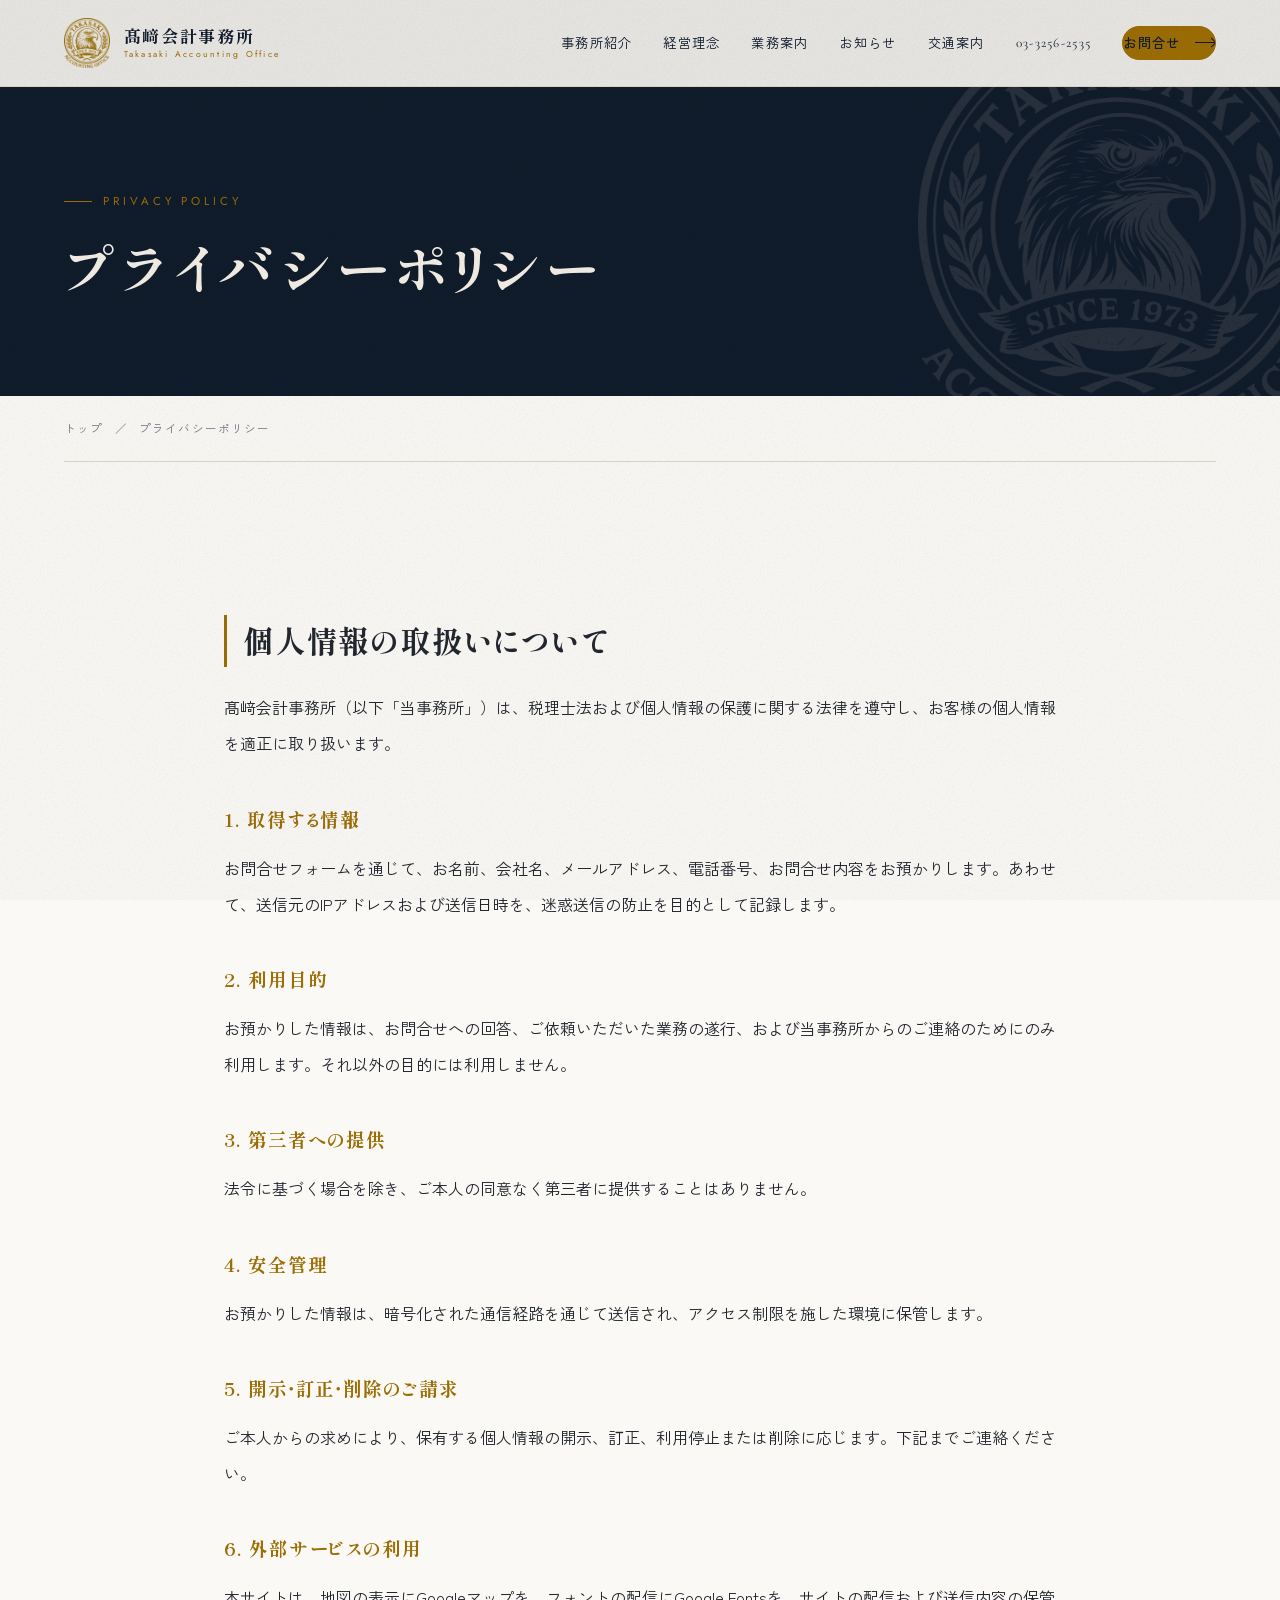
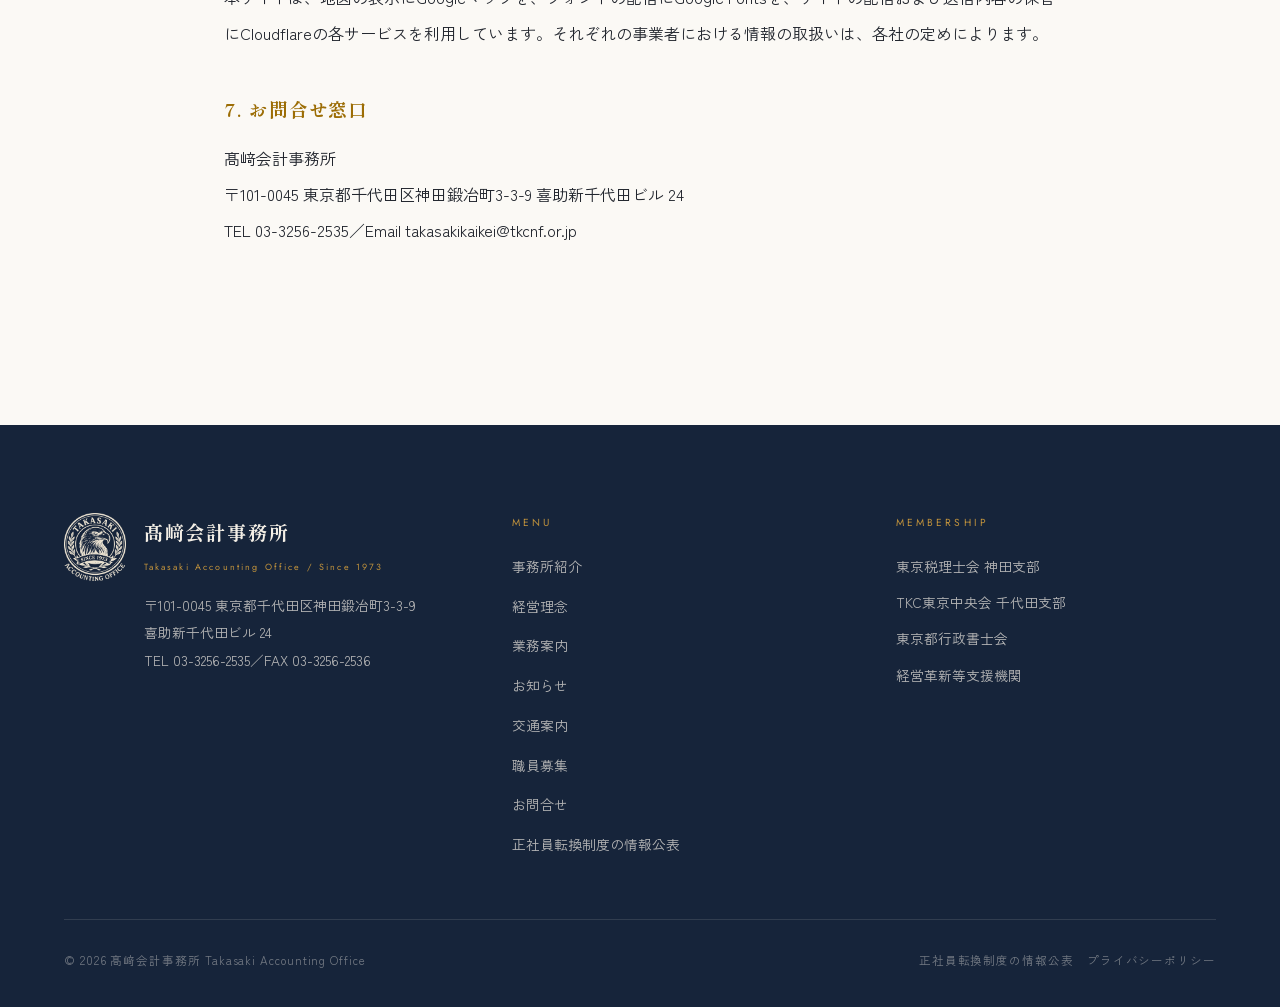
<file: privacy.html>
<!doctype html>
<html lang="ja">
<head>
<meta charset="utf-8">
<meta name="viewport" content="width=device-width, initial-scale=1">
<title>プライバシーポリシー｜髙﨑会計事務所</title>
<meta name="description" content="髙﨑会計事務所（東京都千代田区神田鍛冶町）における個人情報の取扱いについて。">
<!-- ▼独自ドメインを取得したら takasaki-hp.pages.dev を新しいドメインに一括置換してください -->
<link rel="canonical" href="https://takasaki-hp.pages.dev/privacy">
<meta property="og:type" content="article">
<meta property="og:url" content="https://takasaki-hp.pages.dev/privacy">
<meta property="og:site_name" content="髙﨑会計事務所">
<meta property="og:title" content="プライバシーポリシー｜髙﨑会計事務所">
<meta property="og:description" content="髙﨑会計事務所（東京都千代田区神田鍛冶町）における個人情報の取扱いについて。">
<meta property="og:image" content="https://takasaki-hp.pages.dev/assets/img/ogp.jpg?v=8479a3fd">
<meta name="twitter:card" content="summary_large_image">
<link rel="icon" href="assets/img/favicon.ico?v=6ceff27e" sizes="any">
<link rel="apple-touch-icon" href="assets/img/apple-touch-icon.png?v=a73fda04">
<link rel="preconnect" href="https://fonts.googleapis.com">
<link rel="preconnect" href="https://fonts.gstatic.com" crossorigin>
<link href="https://fonts.googleapis.com/css2?family=Cormorant+Garamond:wght@300;400&family=Jost:wght@300;400&family=Shippori+Mincho+B1:wght@700;800&family=Zen+Kaku+Gothic+New:wght@400;500&display=swap" rel="stylesheet">
<link rel="stylesheet" href="assets/css/style.css">
</head>
<body>
<a class="skip" href="#main">本文へ移動</a>

<header class="hdr hdr--solid">
  <div class="hdr__in wrap--wide">
    <a class="hdr__brand" href="index.html">
      <span class="hdr__crest">
        <img class="on-dark" src="assets/img/mark-cream.png?v=f8b53861" alt="">
        <img class="on-light" src="assets/img/mark-gold.png?v=872eae30" alt="">
      </span>
      <span class="hdr__name">
        <span class="hdr__ja">髙﨑会計事務所</span>
        <span class="hdr__en">Takasaki Accounting Office</span>
      </span>
    </a>
    <nav class="hdr__nav">
      <a href="office.html">事務所紹介</a>
      <a href="philosophy.html">経営理念</a>
      <a href="service.html">業務案内</a>
      <a href="news.html">お知らせ</a>
      <a href="access.html">交通案内</a>
      <a class="hdr__tel" href="tel:0332562535">03-3256-2535</a>
      <a class="btn btn--gold hdr__cta" href="contact.html">お問合せ<i class="btn__arrow"></i></a>
    </nav>
    <button class="burger" aria-label="メニューを開く" aria-expanded="false"><span></span><span></span></button>
  </div>
</header>

<nav class="drawer">
  <a href="index.html" style="--i:0">トップ<small>HOME</small></a>
  <a href="office.html" style="--i:1">事務所紹介<small>OFFICE</small></a>
  <a href="philosophy.html" style="--i:2">経営理念<small>PHILOSOPHY</small></a>
  <a href="service.html" style="--i:3">業務案内<small>SERVICE</small></a>
  <a href="news.html" style="--i:4">お知らせ<small>NEWS</small></a>
  <a href="access.html" style="--i:5">交通案内<small>ACCESS</small></a>
  <a href="recruit.html" style="--i:6">職員募集<small>RECRUIT</small></a>
  <a href="contact.html" style="--i:7">お問合せ<small>CONTACT</small></a>
  <div class="drawer__foot">
    <span class="eyebrow">お電話でのご相談</span>
    <a class="drawer__tel" href="tel:0332562535">03-3256-2535</a>
    <small>東京都千代田区神田鍛冶町3-3-9 喜助新千代田ビル 24</small>
  </div>
</nav>

<main id="main">

<section class="phead">
  <img class="phead__crest" src="assets/img/logo-cream.png?v=29277149" alt="" aria-hidden="true">
  <div class="wrap">
    <p class="eyebrow">Privacy Policy</p>
    <h1>プライバシーポリシー</h1>
  </div>
</section>

<div class="wrap">
  <nav class="crumb" aria-label="パンくず"><a href="index.html">トップ</a><span>／</span><span>プライバシーポリシー</span></nav>
</div>


<section class="sec">
  <div class="wrap" style="max-width:52rem">
    <div class="prose">
      <h2>個人情報の取扱いについて</h2>
      <p>髙﨑会計事務所（以下「当事務所」）は、税理士法および個人情報の保護に関する法律を遵守し、お客様の個人情報を適正に取り扱います。</p>

      <h3>1. 取得する情報</h3>
      <p>お問合せフォームを通じて、お名前、会社名、メールアドレス、電話番号、お問合せ内容をお預かりします。あわせて、送信元のIPアドレスおよび送信日時を、迷惑送信の防止を目的として記録します。</p>

      <h3>2. 利用目的</h3>
      <p>お預かりした情報は、お問合せへの回答、ご依頼いただいた業務の遂行、および当事務所からのご連絡のためにのみ利用します。それ以外の目的には利用しません。</p>

      <h3>3. 第三者への提供</h3>
      <p>法令に基づく場合を除き、ご本人の同意なく第三者に提供することはありません。</p>

      <h3>4. 安全管理</h3>
      <p>お預かりした情報は、暗号化された通信経路を通じて送信され、アクセス制限を施した環境に保管します。</p>

      <h3>5. 開示・訂正・削除のご請求</h3>
      <p>ご本人からの求めにより、保有する個人情報の開示、訂正、利用停止または削除に応じます。下記までご連絡ください。</p>

      <h3>6. 外部サービスの利用</h3>
      <p>本サイトは、地図の表示にGoogleマップを、フォントの配信にGoogle Fontsを、サイトの配信および送信内容の保管にCloudflareの各サービスを利用しています。それぞれの事業者における情報の取扱いは、各社の定めによります。</p>

      <h3>7. お問合せ窓口</h3>
      <p>
        髙﨑会計事務所<br>
        〒101-0045 東京都千代田区神田鍛冶町3-3-9 喜助新千代田ビル 24<br>
        TEL 03-3256-2535／Email takasakikaikei@tkcnf.or.jp
      </p>
    </div>
  </div>
</section>


</main>


<footer class="ftr">
  <div class="wrap">
    <div class="ftr__top">
      <div class="ftr__brand">
        <img src="assets/img/mark-cream.png?v=f8b53861" alt="髙﨑会計事務所">
        <div>
          <p class="ftr__ja">髙﨑会計事務所</p>
          <p class="ftr__en">Takasaki Accounting Office / Since 1973</p>
          <p style="margin-top:1rem;line-height:2">
            〒101-0045 東京都千代田区神田鍛冶町3-3-9<br>
            喜助新千代田ビル 24<br>
            TEL <a class="ul" href="tel:0332562535">03-3256-2535</a>／FAX 03-3256-2536
          </p>
        </div>
      </div>
      <div>
        <h3>Menu</h3>
        <ul>
          <li><a class="ul" href="office.html">事務所紹介</a></li>
          <li><a class="ul" href="philosophy.html">経営理念</a></li>
          <li><a class="ul" href="service.html">業務案内</a></li>
          <li><a class="ul" href="news.html">お知らせ</a></li>
          <li><a class="ul" href="access.html">交通案内</a></li>
          <li><a class="ul" href="recruit.html">職員募集</a></li>
          <li><a class="ul" href="contact.html">お問合せ</a></li>
          <li><a class="ul" href="career-up.html">正社員転換制度の情報公表</a></li>
        </ul>
      </div>
      <div>
        <h3>Membership</h3>
        <ul>
          <li>東京税理士会 神田支部</li>
          <li>TKC東京中央会 千代田支部</li>
          <li>東京都行政書士会</li>
          <li>経営革新等支援機関</li>
        </ul>
      </div>
    </div>
    <div class="ftr__bottom">
      <span>&copy; <span data-year>2026</span> 髙﨑会計事務所 Takasaki Accounting Office</span>
      <span><a class="ul" href="career-up.html">正社員転換制度の情報公表</a>　<a class="ul" href="privacy.html">プライバシーポリシー</a></span>
    </div>
  </div>
</footer>

<script src="assets/js/main.js"></script>
</body>
</html>
</file>
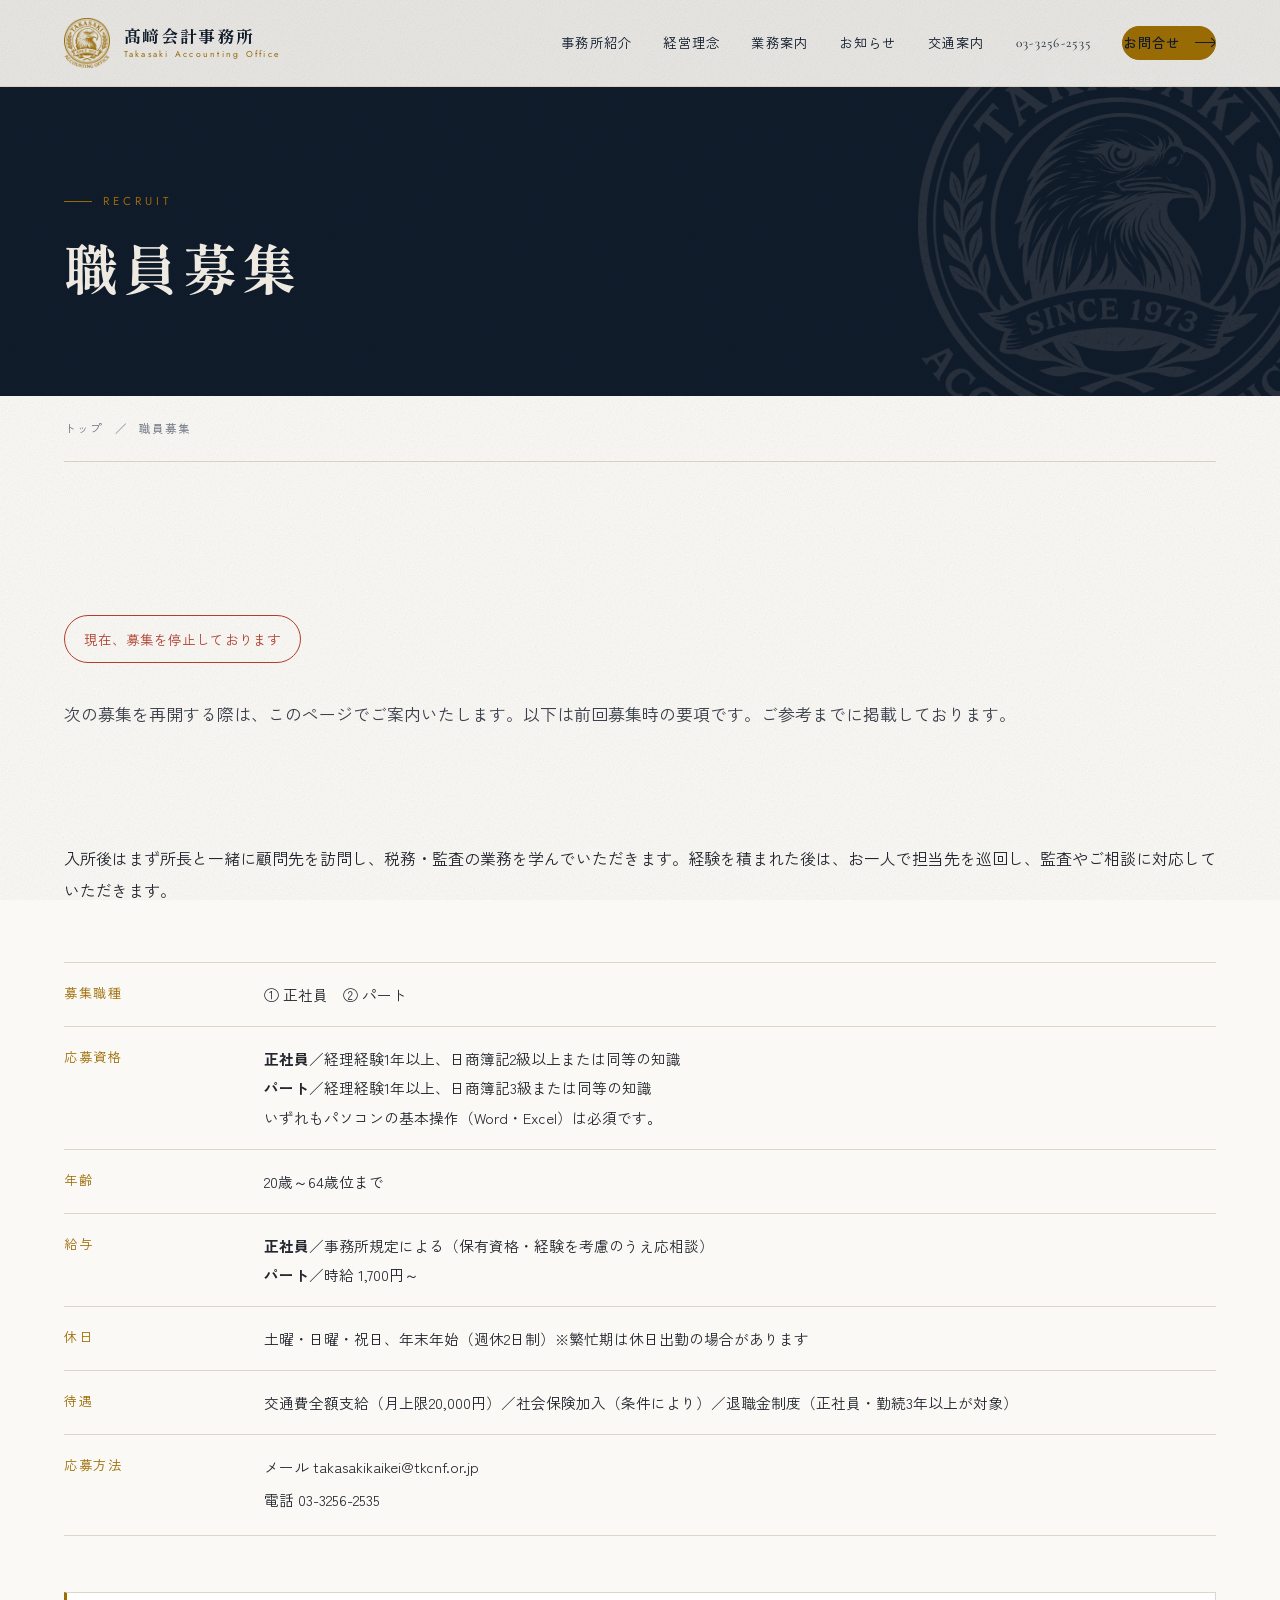
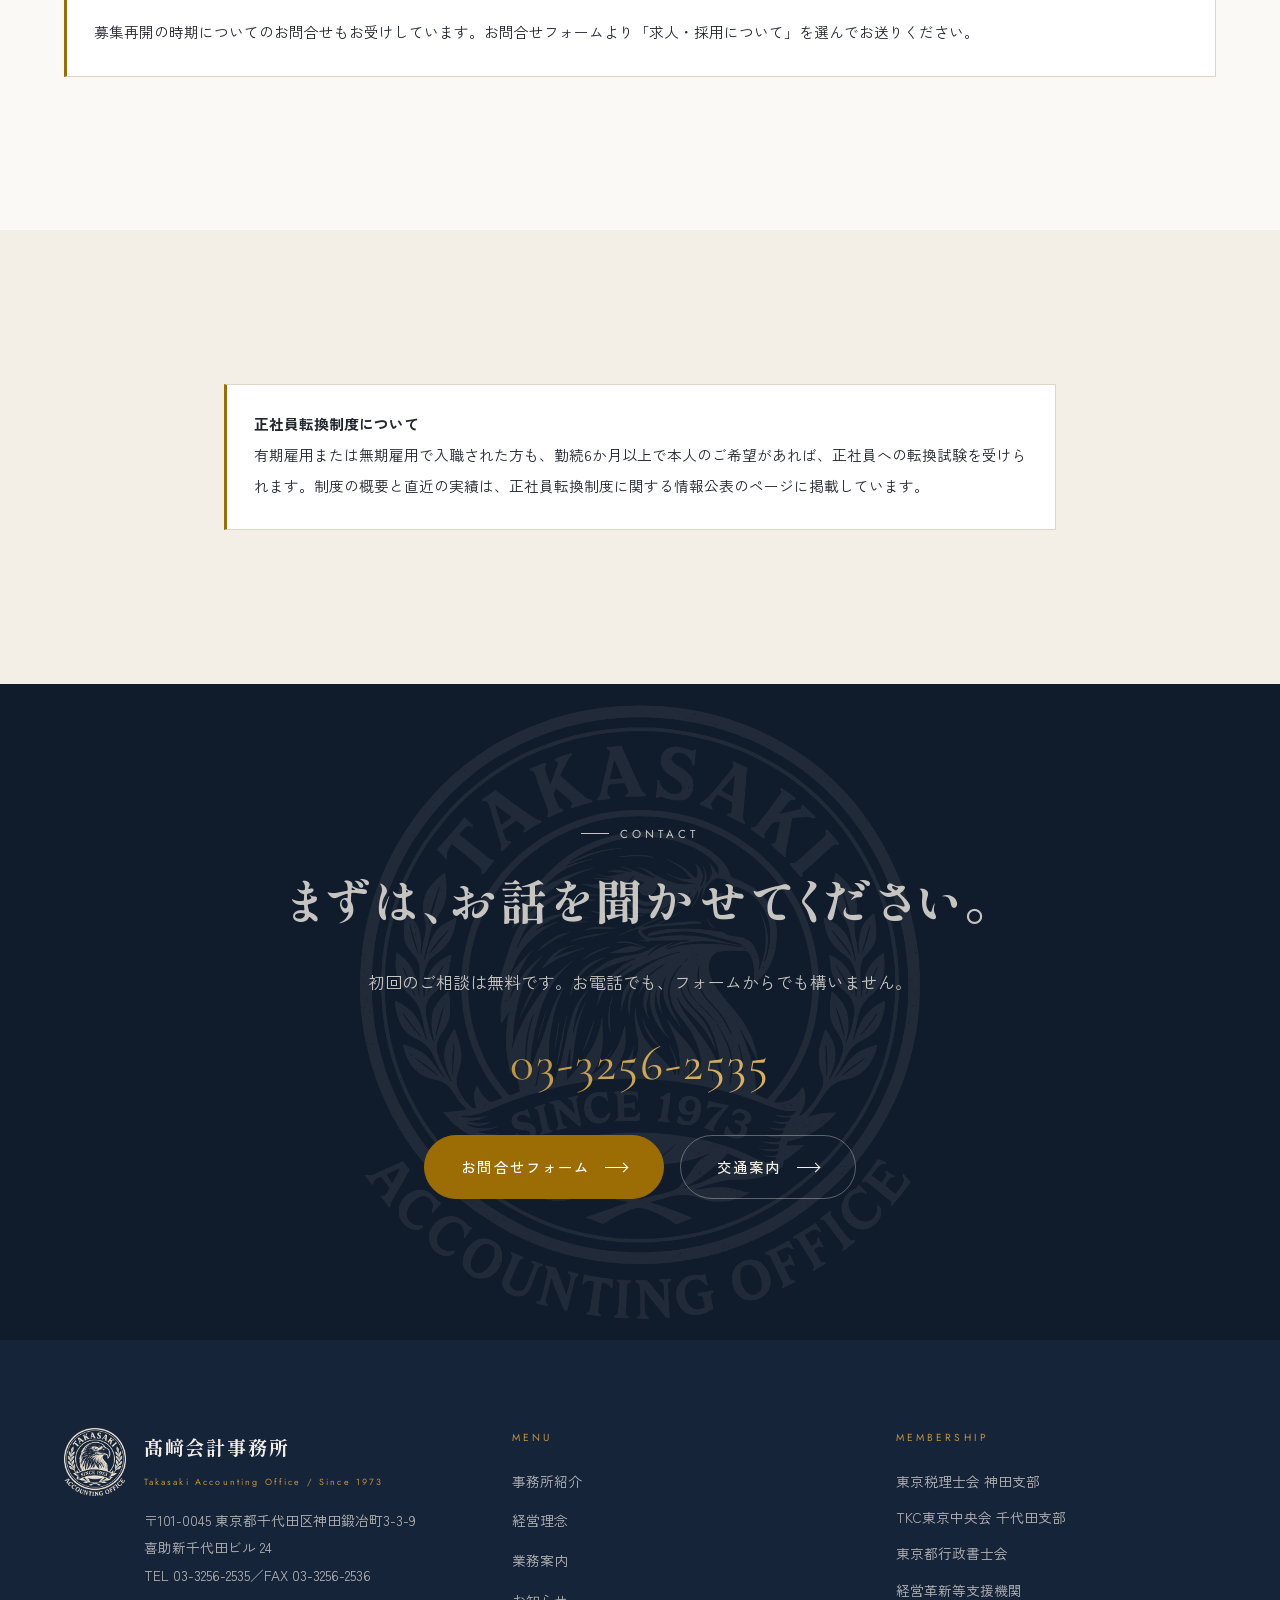
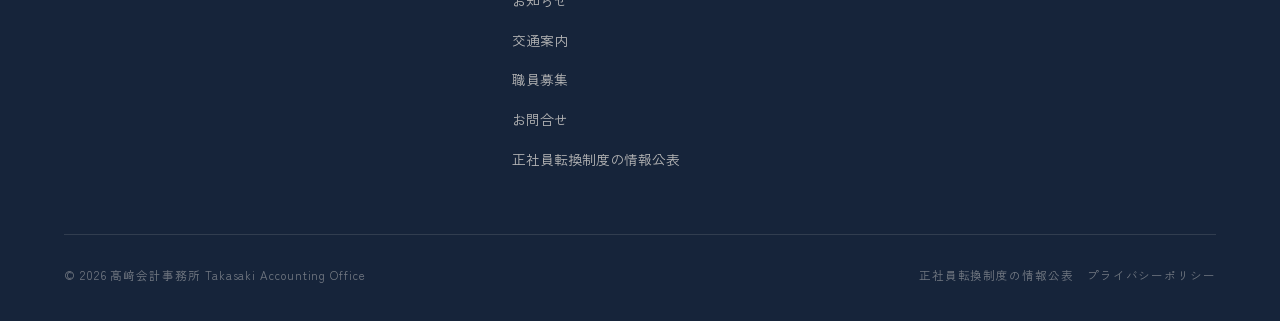
<file: recruit.html>
<!doctype html>
<html lang="ja">
<head>
<meta charset="utf-8">
<meta name="viewport" content="width=device-width, initial-scale=1">
<title>職員募集｜神田の税理士・会計事務所 髙﨑会計事務所</title>
<meta name="description" content="東京都千代田区神田の税理士・会計事務所、髙﨑会計事務所の職員募集要項。※現在、募集を停止しております。">
<!-- ▼独自ドメインを取得したら takasaki-hp.pages.dev を新しいドメインに一括置換してください -->
<link rel="canonical" href="https://takasaki-hp.pages.dev/recruit">
<meta property="og:type" content="article">
<meta property="og:url" content="https://takasaki-hp.pages.dev/recruit">
<meta property="og:site_name" content="髙﨑会計事務所">
<meta property="og:title" content="職員募集｜神田の税理士・会計事務所 髙﨑会計事務所">
<meta property="og:description" content="東京都千代田区神田の税理士・会計事務所、髙﨑会計事務所の職員募集要項。※現在、募集を停止しております。">
<meta property="og:image" content="https://takasaki-hp.pages.dev/assets/img/ogp.jpg?v=8479a3fd">
<meta name="twitter:card" content="summary_large_image">
<link rel="icon" href="assets/img/favicon.ico?v=6ceff27e" sizes="any">
<link rel="apple-touch-icon" href="assets/img/apple-touch-icon.png?v=a73fda04">
<link rel="preconnect" href="https://fonts.googleapis.com">
<link rel="preconnect" href="https://fonts.gstatic.com" crossorigin>
<link href="https://fonts.googleapis.com/css2?family=Cormorant+Garamond:wght@300;400&family=Jost:wght@300;400&family=Shippori+Mincho+B1:wght@700;800&family=Zen+Kaku+Gothic+New:wght@400;500&display=swap" rel="stylesheet">
<link rel="stylesheet" href="assets/css/style.css">
</head>
<body>
<a class="skip" href="#main">本文へ移動</a>

<header class="hdr hdr--solid">
  <div class="hdr__in wrap--wide">
    <a class="hdr__brand" href="index.html">
      <span class="hdr__crest">
        <img class="on-dark" src="assets/img/mark-cream.png?v=f8b53861" alt="">
        <img class="on-light" src="assets/img/mark-gold.png?v=872eae30" alt="">
      </span>
      <span class="hdr__name">
        <span class="hdr__ja">髙﨑会計事務所</span>
        <span class="hdr__en">Takasaki Accounting Office</span>
      </span>
    </a>
    <nav class="hdr__nav">
      <a href="office.html">事務所紹介</a>
      <a href="philosophy.html">経営理念</a>
      <a href="service.html">業務案内</a>
      <a href="news.html">お知らせ</a>
      <a href="access.html">交通案内</a>
      <a class="hdr__tel" href="tel:0332562535">03-3256-2535</a>
      <a class="btn btn--gold hdr__cta" href="contact.html">お問合せ<i class="btn__arrow"></i></a>
    </nav>
    <button class="burger" aria-label="メニューを開く" aria-expanded="false"><span></span><span></span></button>
  </div>
</header>

<nav class="drawer">
  <a href="index.html" style="--i:0">トップ<small>HOME</small></a>
  <a href="office.html" style="--i:1">事務所紹介<small>OFFICE</small></a>
  <a href="philosophy.html" style="--i:2">経営理念<small>PHILOSOPHY</small></a>
  <a href="service.html" style="--i:3">業務案内<small>SERVICE</small></a>
  <a href="news.html" style="--i:4">お知らせ<small>NEWS</small></a>
  <a href="access.html" style="--i:5">交通案内<small>ACCESS</small></a>
  <a href="recruit.html" style="--i:6">職員募集<small>RECRUIT</small></a>
  <a href="contact.html" style="--i:7">お問合せ<small>CONTACT</small></a>
  <div class="drawer__foot">
    <span class="eyebrow">お電話でのご相談</span>
    <a class="drawer__tel" href="tel:0332562535">03-3256-2535</a>
    <small>東京都千代田区神田鍛冶町3-3-9 喜助新千代田ビル 24</small>
  </div>
</nav>

<main id="main">

<section class="phead">
  <img class="phead__crest" src="assets/img/logo-cream.png?v=29277149" alt="" aria-hidden="true">
  <div class="wrap">
    <p class="eyebrow">Recruit</p>
    <h1>職員募集</h1>
  </div>
</section>

<div class="wrap">
  <nav class="crumb" aria-label="パンくず"><a href="index.html">トップ</a><span>／</span><span>職員募集</span></nav>
</div>


<section class="sec">
  <div class="wrap">
    <p data-reveal><span class="badge-stop">現在、募集を停止しております</span></p>
    <p class="lead mt-m" data-reveal>
      次の募集を再開する際は、このページでご案内いたします。以下は前回募集時の要項です。ご参考までに掲載しております。
    </p>

    <h2 class="sechead__jp mt-l" style="font-size:1.5rem" data-reveal>仕事の内容</h2>
    <p class="mt-s" data-reveal>
      入所後はまず所長と一緒に顧問先を訪問し、税務・監査の業務を学んでいただきます。経験を積まれた後は、お一人で担当先を巡回し、監査やご相談に対応していただきます。
    </p>

    <dl class="dl mt-l" data-reveal>
      <div><dt>募集職種</dt><dd>① 正社員　② パート</dd></div>
      <div><dt>応募資格</dt><dd>
        <strong>正社員</strong>／経理経験1年以上、日商簿記2級以上または同等の知識<br>
        <strong>パート</strong>／経理経験1年以上、日商簿記3級または同等の知識<br>
        いずれもパソコンの基本操作（Word・Excel）は必須です。
      </dd></div>
      <div><dt>年齢</dt><dd>20歳～64歳位まで</dd></div>
      <div><dt>給与</dt><dd>
        <strong>正社員</strong>／事務所規定による（保有資格・経験を考慮のうえ応相談）<br>
        <strong>パート</strong>／時給 1,700円～
      </dd></div>
      <div><dt>休日</dt><dd>土曜・日曜・祝日、年末年始（週休2日制）※繁忙期は休日出勤の場合があります</dd></div>
      <div><dt>待遇</dt><dd>交通費全額支給（月上限20,000円）／社会保険加入（条件により）／退職金制度（正社員・勤続3年以上が対象）</dd></div>
      <div><dt>応募方法</dt><dd>
        メール <a class="ul" href="mailto:takasakikaikei@tkcnf.or.jp">takasakikaikei@tkcnf.or.jp</a><br>
        電話 <a class="ul" href="tel:0332562535">03-3256-2535</a>
      </dd></div>
    </dl>

    <div class="note mt-l" data-reveal>
      募集再開の時期についてのお問合せもお受けしています。<a class="ul" href="contact.html">お問合せフォーム</a>より「求人・採用について」を選んでお送りください。
    </div>
  </div>
</section>



<section class="sec sec--paper">
  <div class="wrap" style="max-width:52rem">
    <div class="note">
      <strong>正社員転換制度について</strong><br>
      有期雇用または無期雇用で入職された方も、勤続6か月以上で本人のご希望があれば、正社員への転換試験を受けられます。制度の概要と直近の実績は、<a class="ul" href="career-up.html">正社員転換制度に関する情報公表</a>のページに掲載しています。
    </div>
  </div>
</section>

</main>

<section class="cta">
  <img class="cta__crest" src="assets/img/logo-cream.png?v=29277149" alt="" aria-hidden="true">
  <div class="wrap">
    <p class="eyebrow" style="justify-content:center">Contact</p>
    <p class="cta__t mt-s">まずは、お話を聞かせてください。</p>
    <p class="lead" style="max-width:38em;margin-inline:auto">初回のご相談は無料です。お電話でも、フォームからでも構いません。</p>
    <a class="cta__tel mt-m foil" href="tel:0332562535">03-3256-2535</a>
    <div class="cta__row">
      <a class="btn btn--gold" href="contact.html">お問合せフォーム<i class="btn__arrow"></i></a>
      <a class="btn btn--light" href="access.html">交通案内<i class="btn__arrow"></i></a>
    </div>
  </div>
</section>
<footer class="ftr">
  <div class="wrap">
    <div class="ftr__top">
      <div class="ftr__brand">
        <img src="assets/img/mark-cream.png?v=f8b53861" alt="髙﨑会計事務所">
        <div>
          <p class="ftr__ja">髙﨑会計事務所</p>
          <p class="ftr__en">Takasaki Accounting Office / Since 1973</p>
          <p style="margin-top:1rem;line-height:2">
            〒101-0045 東京都千代田区神田鍛冶町3-3-9<br>
            喜助新千代田ビル 24<br>
            TEL <a class="ul" href="tel:0332562535">03-3256-2535</a>／FAX 03-3256-2536
          </p>
        </div>
      </div>
      <div>
        <h3>Menu</h3>
        <ul>
          <li><a class="ul" href="office.html">事務所紹介</a></li>
          <li><a class="ul" href="philosophy.html">経営理念</a></li>
          <li><a class="ul" href="service.html">業務案内</a></li>
          <li><a class="ul" href="news.html">お知らせ</a></li>
          <li><a class="ul" href="access.html">交通案内</a></li>
          <li><a class="ul" href="recruit.html">職員募集</a></li>
          <li><a class="ul" href="contact.html">お問合せ</a></li>
          <li><a class="ul" href="career-up.html">正社員転換制度の情報公表</a></li>
        </ul>
      </div>
      <div>
        <h3>Membership</h3>
        <ul>
          <li>東京税理士会 神田支部</li>
          <li>TKC東京中央会 千代田支部</li>
          <li>東京都行政書士会</li>
          <li>経営革新等支援機関</li>
        </ul>
      </div>
    </div>
    <div class="ftr__bottom">
      <span>&copy; <span data-year>2026</span> 髙﨑会計事務所 Takasaki Accounting Office</span>
      <span><a class="ul" href="career-up.html">正社員転換制度の情報公表</a>　<a class="ul" href="privacy.html">プライバシーポリシー</a></span>
    </div>
  </div>
</footer>

<script src="assets/js/main.js"></script>
</body>
</html>
</file>
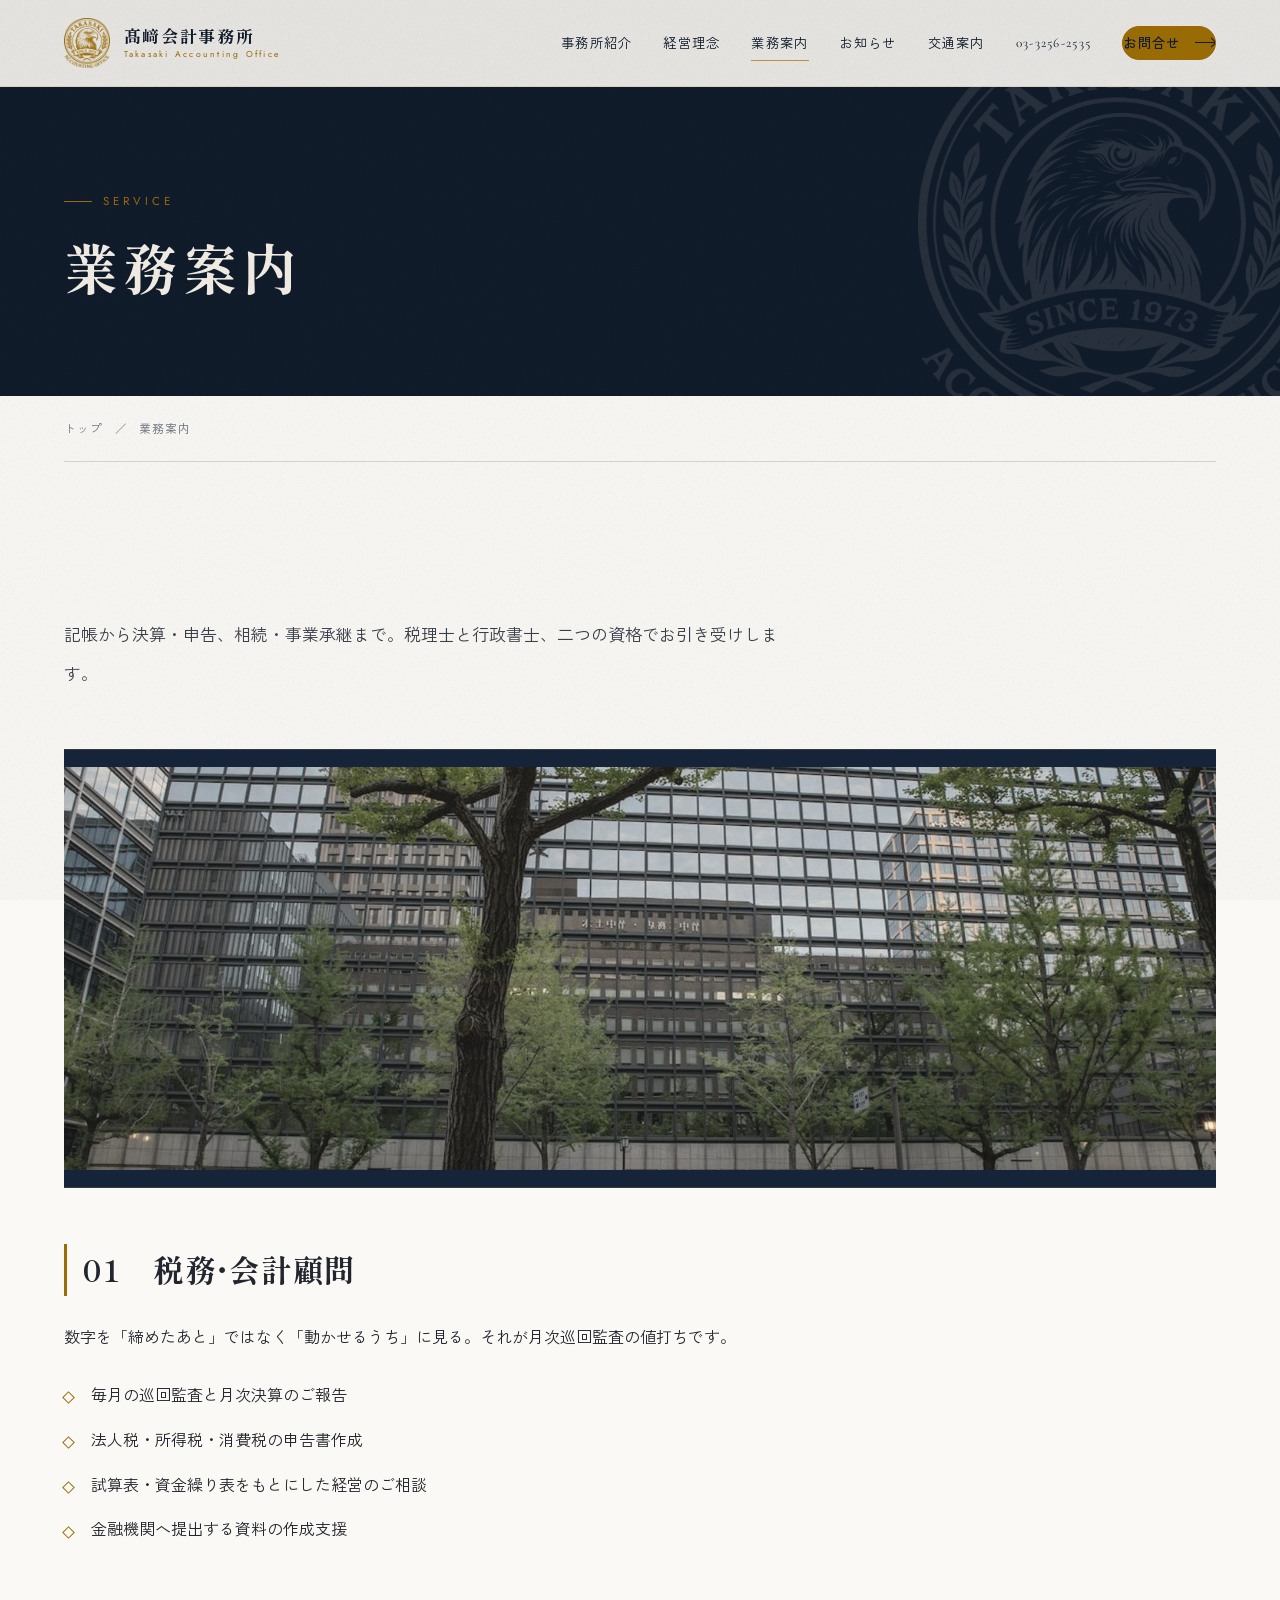
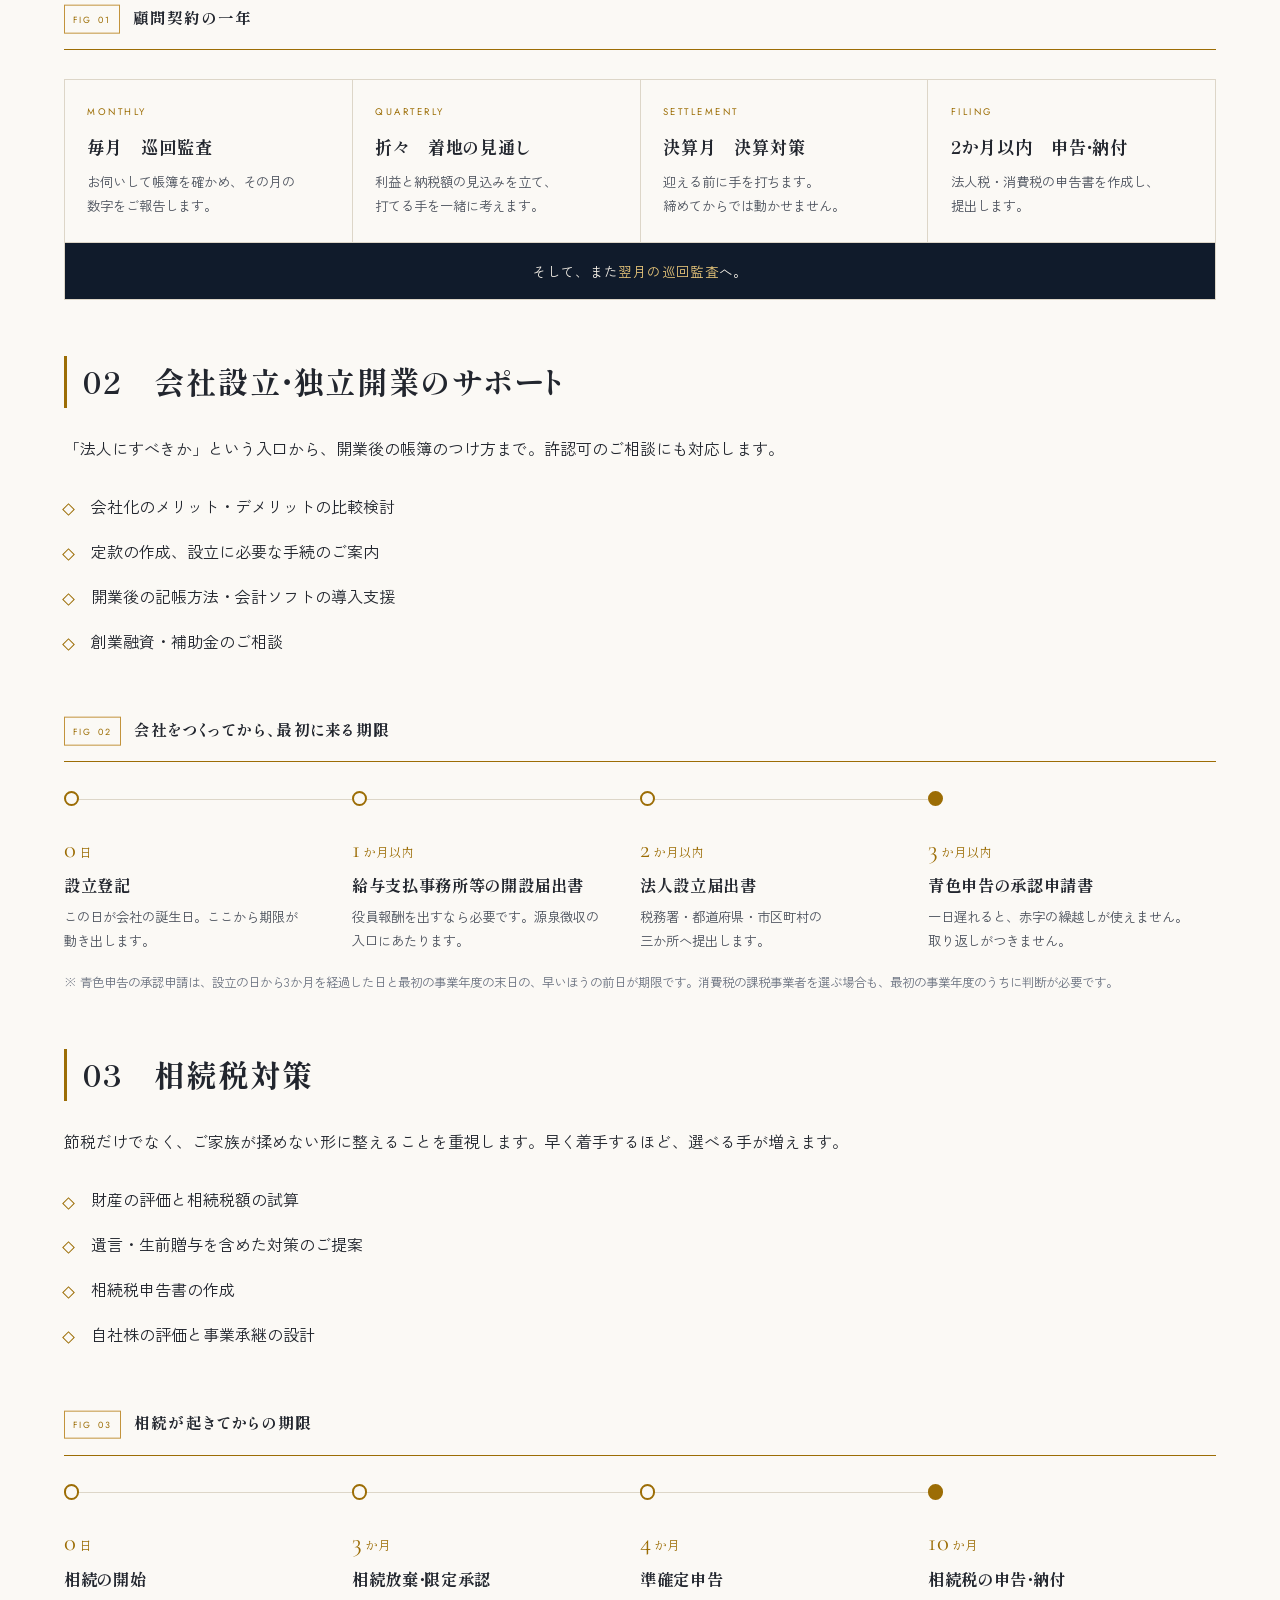
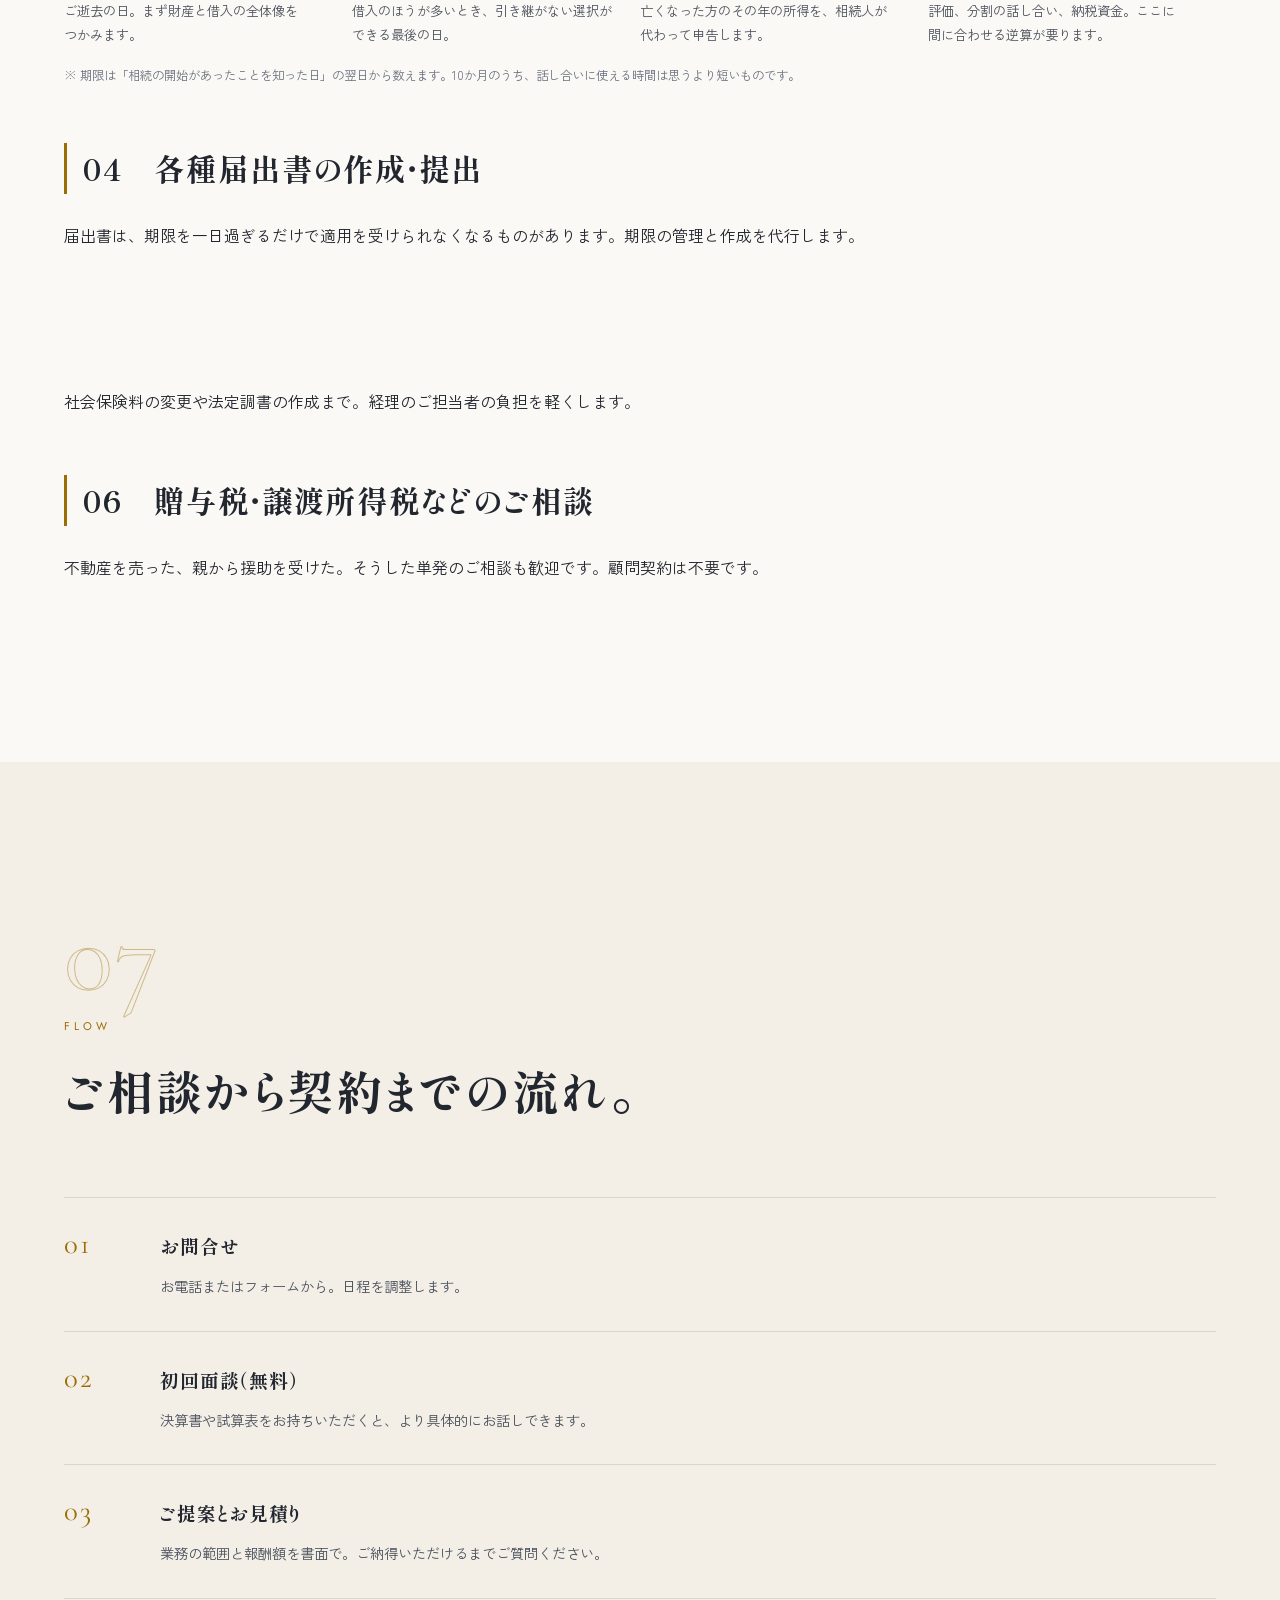
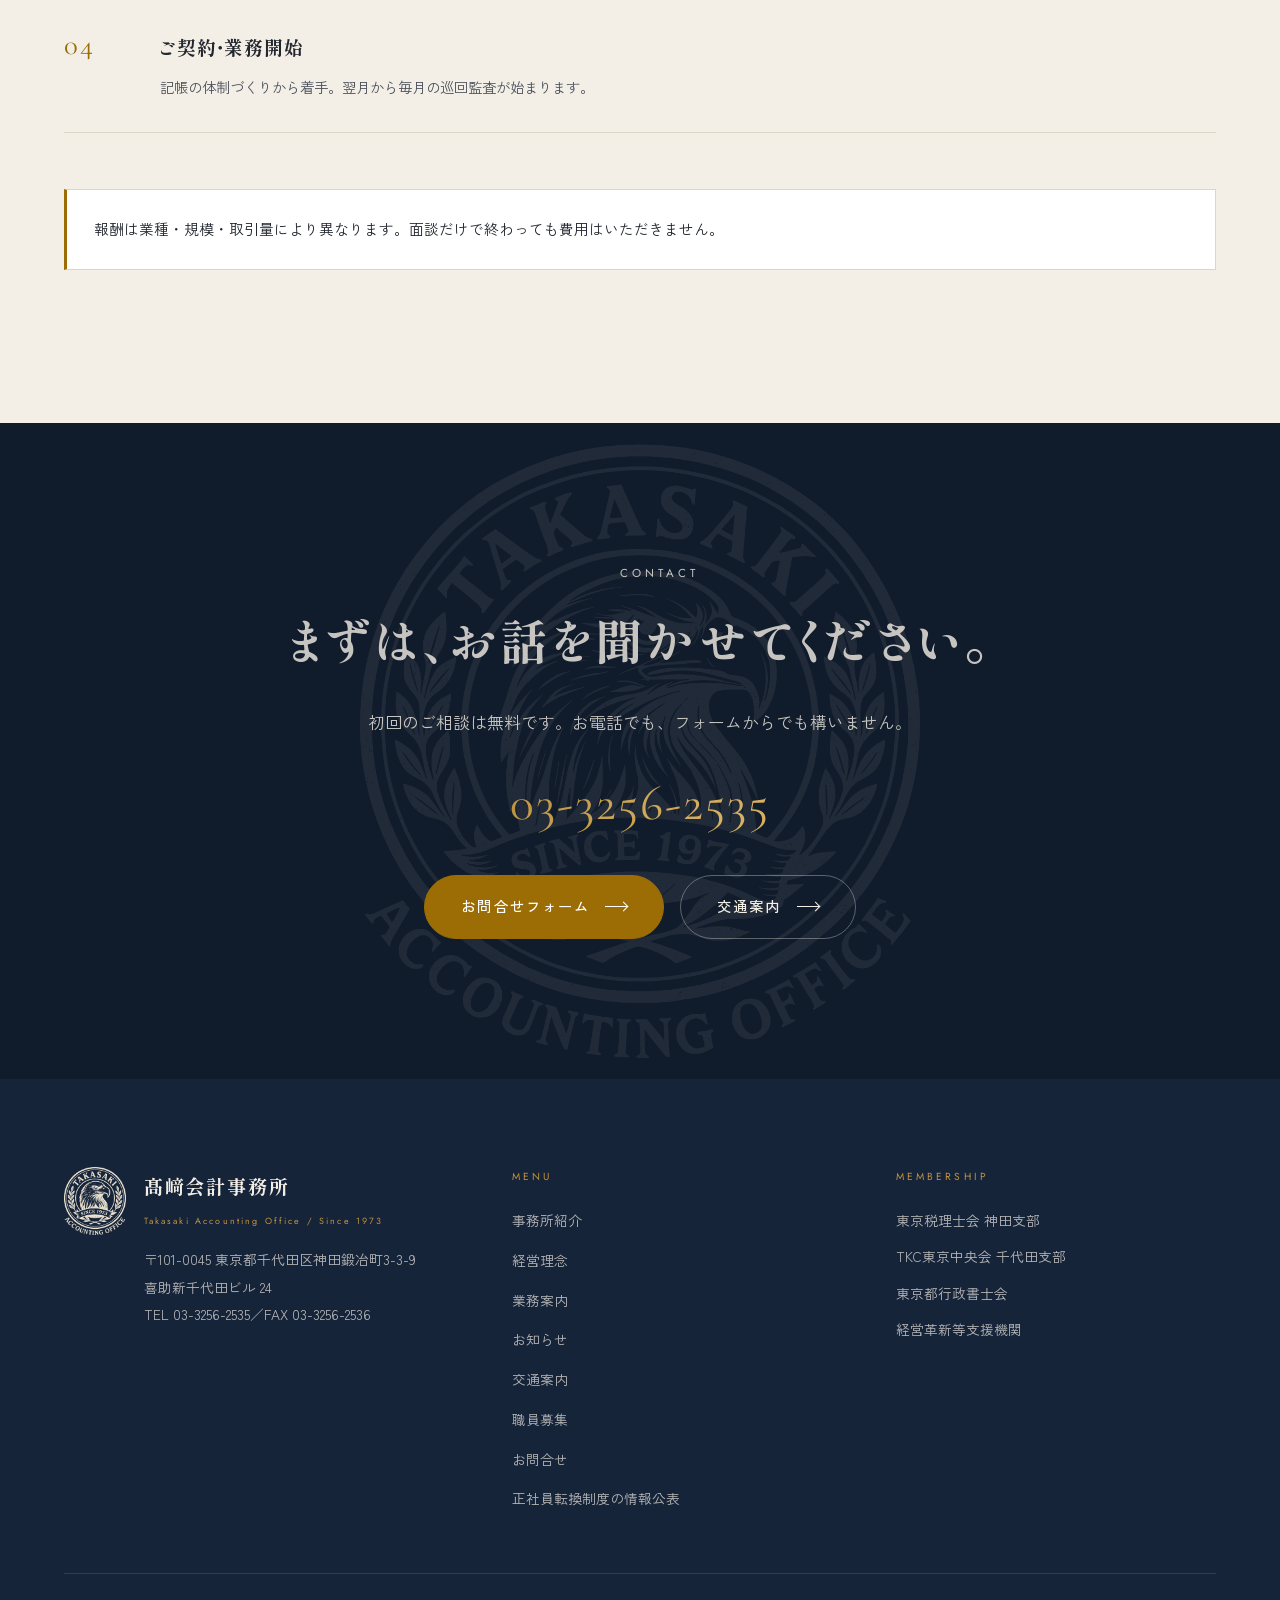
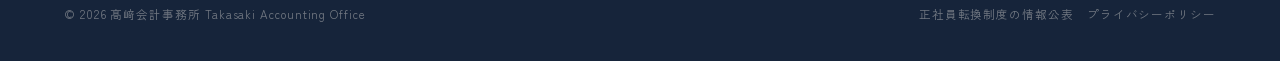
<file: service.html>
<!doctype html>
<html lang="ja">
<head>
<meta charset="utf-8">
<meta name="viewport" content="width=device-width, initial-scale=1">
<title>業務案内｜神田の税理士・会計事務所 髙﨑会計事務所</title>
<meta name="description" content="神田の税理士・会計事務所が承る業務。税務・会計顧問、会社設立と独立開業のサポート、相続税対策、各種届出書、給与計算・年末調整、贈与税・譲渡所得税のご相談。顧問契約がなくてもスポットで承ります。">
<!-- ▼独自ドメインを取得したら takasaki-hp.pages.dev を新しいドメインに一括置換してください -->
<link rel="canonical" href="https://takasaki-hp.pages.dev/service">
<meta property="og:type" content="article">
<meta property="og:url" content="https://takasaki-hp.pages.dev/service">
<meta property="og:site_name" content="髙﨑会計事務所">
<meta property="og:title" content="業務案内｜神田の税理士・会計事務所 髙﨑会計事務所">
<meta property="og:description" content="神田の税理士・会計事務所が承る業務。税務・会計顧問、会社設立と独立開業のサポート、相続税対策、各種届出書、給与計算・年末調整、贈与税・譲渡所得税のご相談。顧問契約がなくてもスポットで承ります。">
<meta property="og:image" content="https://takasaki-hp.pages.dev/assets/img/ogp.jpg?v=8479a3fd">
<meta name="twitter:card" content="summary_large_image">
<link rel="icon" href="assets/img/favicon.ico?v=6ceff27e" sizes="any">
<link rel="apple-touch-icon" href="assets/img/apple-touch-icon.png?v=a73fda04">
<link rel="preconnect" href="https://fonts.googleapis.com">
<link rel="preconnect" href="https://fonts.gstatic.com" crossorigin>
<link href="https://fonts.googleapis.com/css2?family=Cormorant+Garamond:wght@300;400&family=Jost:wght@300;400&family=Shippori+Mincho+B1:wght@700;800&family=Zen+Kaku+Gothic+New:wght@400;500&display=swap" rel="stylesheet">
<link rel="stylesheet" href="assets/css/style.css">
</head>
<body>
<a class="skip" href="#main">本文へ移動</a>

<header class="hdr hdr--solid">
  <div class="hdr__in wrap--wide">
    <a class="hdr__brand" href="index.html">
      <span class="hdr__crest">
        <img class="on-dark" src="assets/img/mark-cream.png?v=f8b53861" alt="">
        <img class="on-light" src="assets/img/mark-gold.png?v=872eae30" alt="">
      </span>
      <span class="hdr__name">
        <span class="hdr__ja">髙﨑会計事務所</span>
        <span class="hdr__en">Takasaki Accounting Office</span>
      </span>
    </a>
    <nav class="hdr__nav">
      <a href="office.html">事務所紹介</a>
      <a href="philosophy.html">経営理念</a>
      <a href="service.html" aria-current="page">業務案内</a>
      <a href="news.html">お知らせ</a>
      <a href="access.html">交通案内</a>
      <a class="hdr__tel" href="tel:0332562535">03-3256-2535</a>
      <a class="btn btn--gold hdr__cta" href="contact.html">お問合せ<i class="btn__arrow"></i></a>
    </nav>
    <button class="burger" aria-label="メニューを開く" aria-expanded="false"><span></span><span></span></button>
  </div>
</header>

<nav class="drawer">
  <a href="index.html" style="--i:0">トップ<small>HOME</small></a>
  <a href="office.html" style="--i:1">事務所紹介<small>OFFICE</small></a>
  <a href="philosophy.html" style="--i:2">経営理念<small>PHILOSOPHY</small></a>
  <a href="service.html" style="--i:3">業務案内<small>SERVICE</small></a>
  <a href="news.html" style="--i:4">お知らせ<small>NEWS</small></a>
  <a href="access.html" style="--i:5">交通案内<small>ACCESS</small></a>
  <a href="recruit.html" style="--i:6">職員募集<small>RECRUIT</small></a>
  <a href="contact.html" style="--i:7">お問合せ<small>CONTACT</small></a>
  <div class="drawer__foot">
    <span class="eyebrow">お電話でのご相談</span>
    <a class="drawer__tel" href="tel:0332562535">03-3256-2535</a>
    <small>東京都千代田区神田鍛冶町3-3-9 喜助新千代田ビル 24</small>
  </div>
</nav>

<main id="main">

<section class="phead">
  <img class="phead__crest" src="assets/img/logo-cream.png?v=29277149" alt="" aria-hidden="true">
  <div class="wrap">
    <p class="eyebrow">Service</p>
    <h1>業務案内</h1>
  </div>
</section>

<div class="wrap">
  <nav class="crumb" aria-label="パンくず"><a href="index.html">トップ</a><span>／</span><span>業務案内</span></nav>
</div>


<section class="sec">
  <div class="wrap">
    <p class="lead" data-reveal style="max-width:44em">
      記帳から決算・申告、相続・事業承継まで。税理士と行政書士、二つの資格でお引き受けします。
    </p>

    <figure class="band mt-l" data-reveal>
      <img src="assets/img/machi4.jpg?v=51189a91" alt="街路樹とオフィス街" width="860" height="645" loading="lazy">
    </figure>

    <div class="prose mt-l">
      <h2 id="komon" data-reveal>01　税務・会計顧問</h2>
      <p data-reveal>数字を「締めたあと」ではなく「動かせるうち」に見る。それが月次巡回監査の値打ちです。</p>
      <ul class="ticks" data-reveal>
        <li>毎月の巡回監査と月次決算のご報告</li>
        <li>法人税・所得税・消費税の申告書作成</li>
        <li>試算表・資金繰り表をもとにした経営のご相談</li>
        <li>金融機関へ提出する資料の作成支援</li>
      </ul>

      <figure class="fig mt-l" data-reveal>
        <figcaption class="fig__cap"><span class="fig__no">Fig 01</span>顧問契約の一年</figcaption>
        <div class="cycle">
          <div>
            <p class="cycle__n">Monthly</p>
            <p class="cycle__t">毎月　巡回監査</p>
            <p class="cycle__d">お伺いして帳簿を確かめ、その月の数字をご報告します。</p>
          </div>
          <div>
            <p class="cycle__n">Quarterly</p>
            <p class="cycle__t">折々　着地の見通し</p>
            <p class="cycle__d">利益と納税額の見込みを立て、打てる手を一緒に考えます。</p>
          </div>
          <div>
            <p class="cycle__n">Settlement</p>
            <p class="cycle__t">決算月　決算対策</p>
            <p class="cycle__d">迎える前に手を打ちます。締めてからでは動かせません。</p>
          </div>
          <div>
            <p class="cycle__n">Filing</p>
            <p class="cycle__t">2か月以内　申告・納付</p>
            <p class="cycle__d">法人税・消費税の申告書を作成し、提出します。</p>
          </div>
          <p class="cycle__loop">そして、また<b>翌月の巡回監査</b>へ。</p>
        </div>
      </figure>

      <h2 id="setsuritsu" data-reveal>02　会社設立・独立開業のサポート</h2>
      <p data-reveal>「法人にすべきか」という入口から、開業後の帳簿のつけ方まで。許認可のご相談にも対応します。</p>
      <ul class="ticks" data-reveal>
        <li>会社化のメリット・デメリットの比較検討</li>
        <li>定款の作成、設立に必要な手続のご案内</li>
        <li>開業後の記帳方法・会計ソフトの導入支援</li>
        <li>創業融資・補助金のご相談</li>
      </ul>

      <figure class="fig mt-l" data-reveal>
        <figcaption class="fig__cap"><span class="fig__no">Fig 02</span>会社をつくってから、最初に来る期限</figcaption>
        <ol class="tl" style="--n:4">
          <li class="tl__i">
            <span class="tl__dot"></span>
            <span class="tl__when">0<span>日</span></span>
            <p class="tl__t">設立登記</p>
            <p class="tl__d">この日が会社の誕生日。ここから期限が動き出します。</p>
          </li>
          <li class="tl__i">
            <span class="tl__dot"></span>
            <span class="tl__when">1<span>か月以内</span></span>
            <p class="tl__t">給与支払事務所等の開設届出書</p>
            <p class="tl__d">役員報酬を出すなら必要です。源泉徴収の入口にあたります。</p>
          </li>
          <li class="tl__i">
            <span class="tl__dot"></span>
            <span class="tl__when">2<span>か月以内</span></span>
            <p class="tl__t">法人設立届出書</p>
            <p class="tl__d">税務署・都道府県・市区町村の三か所へ提出します。</p>
          </li>
          <li class="tl__i tl__i--end">
            <span class="tl__dot"></span>
            <span class="tl__when">3<span>か月以内</span></span>
            <p class="tl__t">青色申告の承認申請書</p>
            <p class="tl__d">一日遅れると、赤字の繰越しが使えません。取り返しがつきません。</p>
          </li>
        </ol>
        <p class="figalert">※ 青色申告の承認申請は、設立の日から3か月を経過した日と最初の事業年度の末日の、早いほうの前日が期限です。消費税の課税事業者を選ぶ場合も、最初の事業年度のうちに判断が必要です。</p>
      </figure>

      <h2 id="souzoku" data-reveal>03　相続税対策</h2>
      <p data-reveal>節税だけでなく、ご家族が揉めない形に整えることを重視します。早く着手するほど、選べる手が増えます。</p>
      <ul class="ticks" data-reveal>
        <li>財産の評価と相続税額の試算</li>
        <li>遺言・生前贈与を含めた対策のご提案</li>
        <li>相続税申告書の作成</li>
        <li>自社株の評価と事業承継の設計</li>
      </ul>

      <figure class="fig mt-l" data-reveal>
        <figcaption class="fig__cap"><span class="fig__no">Fig 03</span>相続が起きてからの期限</figcaption>
        <ol class="tl" style="--n:4">
          <li class="tl__i">
            <span class="tl__dot"></span>
            <span class="tl__when">0<span>日</span></span>
            <p class="tl__t">相続の開始</p>
            <p class="tl__d">ご逝去の日。まず財産と借入の全体像をつかみます。</p>
          </li>
          <li class="tl__i">
            <span class="tl__dot"></span>
            <span class="tl__when">3<span>か月</span></span>
            <p class="tl__t">相続放棄・限定承認</p>
            <p class="tl__d">借入のほうが多いとき、引き継がない選択ができる最後の日。</p>
          </li>
          <li class="tl__i">
            <span class="tl__dot"></span>
            <span class="tl__when">4<span>か月</span></span>
            <p class="tl__t">準確定申告</p>
            <p class="tl__d">亡くなった方のその年の所得を、相続人が代わって申告します。</p>
          </li>
          <li class="tl__i tl__i--end">
            <span class="tl__dot"></span>
            <span class="tl__when">10<span>か月</span></span>
            <p class="tl__t">相続税の申告・納付</p>
            <p class="tl__d">評価、分割の話し合い、納税資金。ここに間に合わせる逆算が要ります。</p>
          </li>
        </ol>
        <p class="figalert">※ 期限は「相続の開始があったことを知った日」の翌日から数えます。10か月のうち、話し合いに使える時間は思うより短いものです。</p>
      </figure>

      <h2 id="todokede" data-reveal>04　各種届出書の作成・提出</h2>
      <p data-reveal>届出書は、期限を一日過ぎるだけで適用を受けられなくなるものがあります。期限の管理と作成を代行します。</p>

      <h2 id="kyuyo" data-reveal>05　給与計算・年末調整</h2>
      <p data-reveal>社会保険料の変更や法定調書の作成まで。経理のご担当者の負担を軽くします。</p>

      <h2 id="sonota" data-reveal>06　贈与税・譲渡所得税などのご相談</h2>
      <p data-reveal>不動産を売った、親から援助を受けた。そうした単発のご相談も歓迎です。顧問契約は不要です。</p>
    </div>
  </div>
</section>

<section class="sec sec--paper">
  <div class="wrap">
    <div class="sechead">
      <span class="sechead__no">07</span>
      <span class="sechead__en">Flow</span>
      <h2 class="sechead__jp split">ご相談から契約までの流れ。</h2>
    </div>
    <div data-stagger>
      <div class="step" data-reveal>
        <span class="step__n">01</span>
        <div><p class="step__t">お問合せ</p><p class="step__d">お電話またはフォームから。日程を調整します。</p></div>
      </div>
      <div class="step" data-reveal>
        <span class="step__n">02</span>
        <div><p class="step__t">初回面談（無料）</p><p class="step__d">決算書や試算表をお持ちいただくと、より具体的にお話しできます。</p></div>
      </div>
      <div class="step" data-reveal>
        <span class="step__n">03</span>
        <div><p class="step__t">ご提案とお見積り</p><p class="step__d">業務の範囲と報酬額を書面で。ご納得いただけるまでご質問ください。</p></div>
      </div>
      <div class="step" data-reveal>
        <span class="step__n">04</span>
        <div><p class="step__t">ご契約・業務開始</p><p class="step__d">記帳の体制づくりから着手。翌月から毎月の巡回監査が始まります。</p></div>
      </div>
    </div>
    <div class="note mt-l" data-reveal>
      報酬は業種・規模・取引量により異なります。面談だけで終わっても費用はいただきません。
    </div>
  </div>
</section>


</main>

<section class="cta">
  <img class="cta__crest" src="assets/img/logo-cream.png?v=29277149" alt="" aria-hidden="true">
  <div class="wrap">
    <p class="eyebrow" style="justify-content:center">Contact</p>
    <p class="cta__t mt-s">まずは、お話を聞かせてください。</p>
    <p class="lead" style="max-width:38em;margin-inline:auto">初回のご相談は無料です。お電話でも、フォームからでも構いません。</p>
    <a class="cta__tel mt-m foil" href="tel:0332562535">03-3256-2535</a>
    <div class="cta__row">
      <a class="btn btn--gold" href="contact.html">お問合せフォーム<i class="btn__arrow"></i></a>
      <a class="btn btn--light" href="access.html">交通案内<i class="btn__arrow"></i></a>
    </div>
  </div>
</section>
<footer class="ftr">
  <div class="wrap">
    <div class="ftr__top">
      <div class="ftr__brand">
        <img src="assets/img/mark-cream.png?v=f8b53861" alt="髙﨑会計事務所">
        <div>
          <p class="ftr__ja">髙﨑会計事務所</p>
          <p class="ftr__en">Takasaki Accounting Office / Since 1973</p>
          <p style="margin-top:1rem;line-height:2">
            〒101-0045 東京都千代田区神田鍛冶町3-3-9<br>
            喜助新千代田ビル 24<br>
            TEL <a class="ul" href="tel:0332562535">03-3256-2535</a>／FAX 03-3256-2536
          </p>
        </div>
      </div>
      <div>
        <h3>Menu</h3>
        <ul>
          <li><a class="ul" href="office.html">事務所紹介</a></li>
          <li><a class="ul" href="philosophy.html">経営理念</a></li>
          <li><a class="ul" href="service.html">業務案内</a></li>
          <li><a class="ul" href="news.html">お知らせ</a></li>
          <li><a class="ul" href="access.html">交通案内</a></li>
          <li><a class="ul" href="recruit.html">職員募集</a></li>
          <li><a class="ul" href="contact.html">お問合せ</a></li>
          <li><a class="ul" href="career-up.html">正社員転換制度の情報公表</a></li>
        </ul>
      </div>
      <div>
        <h3>Membership</h3>
        <ul>
          <li>東京税理士会 神田支部</li>
          <li>TKC東京中央会 千代田支部</li>
          <li>東京都行政書士会</li>
          <li>経営革新等支援機関</li>
        </ul>
      </div>
    </div>
    <div class="ftr__bottom">
      <span>&copy; <span data-year>2026</span> 髙﨑会計事務所 Takasaki Accounting Office</span>
      <span><a class="ul" href="career-up.html">正社員転換制度の情報公表</a>　<a class="ul" href="privacy.html">プライバシーポリシー</a></span>
    </div>
  </div>
</footer>

<script src="assets/js/main.js"></script>
</body>
</html>
</file>
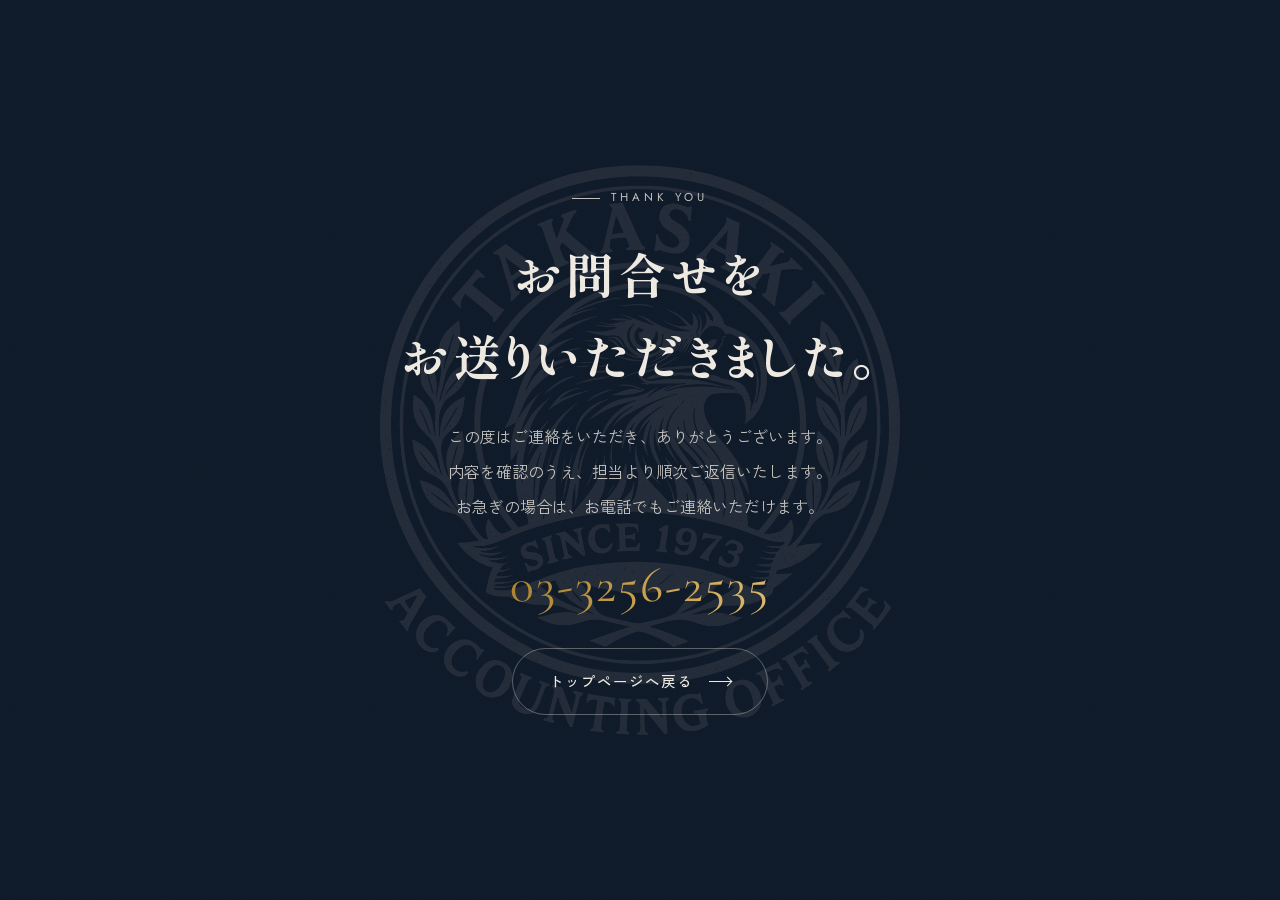
<file: thanks.html>
<!doctype html>
<html lang="ja">
<head>
<meta charset="utf-8">
<meta name="viewport" content="width=device-width, initial-scale=1">
<title>送信が完了しました｜髙﨑会計事務所</title>
<meta name="robots" content="noindex">
<link rel="icon" href="assets/img/favicon.ico?v=6ceff27e" sizes="any">
<link rel="preconnect" href="https://fonts.googleapis.com">
<link rel="preconnect" href="https://fonts.gstatic.com" crossorigin>
<link href="https://fonts.googleapis.com/css2?family=Cormorant+Garamond:wght@300;400&family=Jost:wght@300;400&family=Shippori+Mincho+B1:wght@700;800&family=Zen+Kaku+Gothic+New:wght@400;500&display=swap" rel="stylesheet">
<link rel="stylesheet" href="assets/css/style.css">
<style>
  .done{min-height:100svh;display:grid;place-items:center;background:var(--ink);color:var(--cream);text-align:center;position:relative;overflow:hidden}
  .done__crest{position:absolute;left:50%;top:50%;translate:-50% -50%;width:min(78vw,520px);opacity:.09}
  .done h1{font-family:var(--mincho);font-weight:700;font-size:clamp(1.8rem,5vw,3rem);line-height:1.7;letter-spacing:.08em;margin:1.4rem 0}
  .done p{color:rgba(244,239,230,.8);line-height:2.2}
</style>
</head>
<body>
<section class="done">
  <img class="done__crest" src="assets/img/logo-cream.png?v=29277149" alt="" aria-hidden="true">
  <div class="wrap" style="position:relative;max-width:40rem">
    <p class="eyebrow" style="justify-content:center">Thank you</p>
    <h1>お問合せを<br>お送りいただきました。</h1>
    <p>
      この度はご連絡をいただき、ありがとうございます。<br>
      内容を確認のうえ、担当より順次ご返信いたします。<br>
      お急ぎの場合は、お電話でもご連絡いただけます。
    </p>
    <a class="cta__tel mt-m foil" href="tel:0332562535">03-3256-2535</a>
    <p class="mt-m"><a class="btn btn--light" href="index.html">トップページへ戻る<i class="btn__arrow"></i></a></p>
  </div>
</section>
<script src="assets/js/main.js"></script>
</body>
</html>
</file>
<file: assets/css/style.css>
@charset "utf-8";
/* ===================================================================
   髙﨑会計事務所 — Takasaki Accounting Office
   Design system : 紺鉄 × 箔押しの金 × 生成りの紙
   =================================================================== */

/* ---------- 1. トークン ---------- */
:root {
  /* 色 */
  --ink: #101b2b;
  --ink-2: #16243a;
  --ink-3: #1d2f49;
  --gold: #9c6d05;
  --gold-lt: #c2933c;
  --gold-glow: #e8c67a;
  --cream: #f4efe6;
  --paper: #fbf9f5;
  --paper-2: #f3efe7;
  --text: #22262e;
  --muted: #6c7381;
  --line: #ddd6c8;

  --foil: linear-gradient(104deg, #8a5e04 0%, #d9b15e 28%, #f0dcae 44%, #b2811f 62%, #8a5e04 100%);

  /* 字 */
  --mincho: "Shippori Mincho B1", "Hiragino Mincho ProN", "Yu Mincho", "YuMincho", serif;
  --gothic: "Zen Kaku Gothic New", "Hiragino Sans", "Yu Gothic", "Meiryo", sans-serif;
  --latin: "Cormorant Garamond", Georgia, serif;
  --label: "Jost", "Zen Kaku Gothic New", sans-serif;

  /* 間 */
  --gut: clamp(1.25rem, 5vw, 4rem);
  --wrap: 1180px;
  --sec: clamp(5.5rem, 12vw, 11rem);

  /* 動き */
  --ease: cubic-bezier(0.22, 1, 0.36, 1);
  --slow: 1.1s var(--ease);
}

/* ---------- 2. リセット ---------- */
*,
*::before,
*::after {
  box-sizing: border-box;
}
html {
  -webkit-text-size-adjust: 100%;
  scroll-behavior: smooth;
}
body {
  margin: 0;
  font-family: var(--gothic);
  font-size: 16px;
  line-height: 2;
  color: var(--text);
  background: var(--paper);
  font-feature-settings: "palt" 1;
  overflow-x: hidden;
}
img,
svg,
iframe {
  display: block;
  max-width: 100%;
}
img {
  height: auto;
}
a {
  color: inherit;
  text-decoration: none;
}
ul,
ol {
  margin: 0;
  padding: 0;
  list-style: none;
}
h1,
h2,
h3,
h4,
p,
figure,
blockquote,
dl,
dd {
  margin: 0;
}
button,
input,
select,
textarea {
  font: inherit;
  color: inherit;
}
::selection {
  background: var(--gold);
  color: #fff;
}

/* 紙の目（全面に薄いノイズ） */
body::after {
  content: "";
  position: fixed;
  inset: 0;
  z-index: 9999;
  pointer-events: none;
  opacity: 0.32;
  mix-blend-mode: multiply;
  background-image: url("data:image/svg+xml,%3Csvg xmlns='http://www.w3.org/2000/svg' width='180' height='180'%3E%3Cfilter id='n'%3E%3CfeTurbulence type='fractalNoise' baseFrequency='0.82' numOctaves='3'/%3E%3CfeColorMatrix type='saturate' values='0'/%3E%3C/filter%3E%3Crect width='180' height='180' filter='url(%23n)' opacity='0.5'/%3E%3C/svg%3E");
}

/* ---------- 3. 共通部品 ---------- */
.wrap {
  width: min(100% - var(--gut) * 2, var(--wrap));
  margin-inline: auto;
}
.wrap--wide {
  width: min(100% - var(--gut) * 2, 1440px);
  margin-inline: auto;
}

/* 日本語の見出しを文節の切れ目で折り返す（対応ブラウザのみ） */
.hero__title,
.sechead__jp,
.card__t,
.svc__t,
.philo__quote,
.tagline,
.phead h1,
.cta__t,
.prose h2,
.prose h3,
.step__t,
.news__t {
  word-break: auto-phrase;
  line-break: strict;
}

.eyebrow {
  font-family: var(--label);
  font-size: 0.72rem;
  letter-spacing: 0.34em;
  text-transform: uppercase;
  color: var(--gold);
  line-height: 1.6;
  display: flex;
  align-items: center;
  gap: 1em;
}
.eyebrow::before {
  content: "";
  width: 2.4em;
  height: 1px;
  background: currentColor;
  flex: none;
  transform-origin: left;
  transform: scaleX(0);
  transition: transform 1s var(--ease) 0.15s;
}
.is-in .eyebrow::before,
.eyebrow.is-in::before {
  transform: scaleX(1);
}

/* 章番号つき見出し */
.sechead {
  display: grid;
  gap: 1.1rem;
  margin-bottom: clamp(2.5rem, 6vw, 4.5rem);
}
.sechead__no {
  font-family: var(--latin);
  font-size: clamp(3.4rem, 9vw, 6.4rem);
  line-height: 0.8;
  letter-spacing: 0.02em;
  color: transparent;
  -webkit-text-stroke: 1px rgba(156, 109, 5, 0.42);
  user-select: none;
}
.sechead__jp {
  font-family: var(--mincho);
  font-weight: 700;
  font-size: clamp(1.75rem, 4.4vw, 2.9rem);
  line-height: 1.5;
  letter-spacing: 0.06em;
}
.sechead__en {
  font-family: var(--label);
  font-size: 0.7rem;
  letter-spacing: 0.36em;
  text-transform: uppercase;
  color: var(--gold);
}

.lead {
  font-size: clamp(0.95rem, 1.6vw, 1.06rem);
  line-height: 2.3;
  color: #3b414c;
}

/* 箔押し文字 */
.foil {
  background: var(--foil);
  -webkit-background-clip: text;
  background-clip: text;
  color: transparent;
  background-size: 220% 100%;
  animation: foilshift 9s linear infinite;
}
@keyframes foilshift {
  to {
    background-position: 220% 0;
  }
}

/* ボタン */
.btn {
  --bg: var(--ink);
  --fg: var(--cream);
  position: relative;
  display: inline-flex;
  align-items: center;
  gap: 1.1em;
  padding: 1.15em 2.5em;
  font-family: var(--gothic);
  font-size: 0.9rem;
  font-weight: 500;
  letter-spacing: 0.14em;
  color: var(--fg);
  background: var(--bg);
  border: 1px solid var(--bg);
  border-radius: 999px;
  overflow: hidden;
  cursor: pointer;
  isolation: isolate;
  transition: color 0.5s var(--ease), border-color 0.5s var(--ease);
}
.btn::before {
  content: "";
  position: absolute;
  inset: 0;
  z-index: -1;
  background: var(--foil);
  transform: translateY(101%);
  transition: transform 0.6s var(--ease);
}
.btn:hover::before {
  transform: translateY(0);
}
.btn:hover {
  color: #fff;
  border-color: transparent;
}
.btn__arrow {
  width: 1.5em;
  height: 1px;
  background: currentColor;
  position: relative;
  flex: none;
  transition: width 0.45s var(--ease);
}
.btn__arrow::after {
  content: "";
  position: absolute;
  right: 0;
  top: -3px;
  width: 7px;
  height: 7px;
  border-top: 1px solid currentColor;
  border-right: 1px solid currentColor;
  transform: rotate(45deg);
}
.btn:hover .btn__arrow {
  width: 2.2em;
}
.btn--ghost {
  --bg: transparent;
  --fg: var(--ink);
  border-color: rgba(16, 27, 43, 0.28);
}
.btn--light {
  --bg: transparent;
  --fg: var(--cream);
  border-color: rgba(244, 239, 230, 0.34);
}
.btn--gold {
  --bg: var(--gold);
  --fg: #fff;
}

/* リンク（下線が伸びる） */
.ul {
  position: relative;
  display: inline-block;
  padding-bottom: 0.25em;
}
.ul::after {
  content: "";
  position: absolute;
  left: 0;
  bottom: 0;
  width: 100%;
  height: 1px;
  background: currentColor;
  transform: scaleX(0);
  transform-origin: right;
  transition: transform 0.5s var(--ease);
}
.ul:hover::after {
  transform: scaleX(1);
  transform-origin: left;
}

/* ---------- 4. スクロール演出 ---------- */
[data-reveal] {
  opacity: 0;
  transform: translateY(2.2rem);
  transition: opacity 1s var(--ease), transform 1.1s var(--ease);
  transition-delay: calc(var(--i, 0) * 90ms);
}
[data-reveal].is-in {
  opacity: 1;
  transform: none;
}
[data-reveal="rule"] {
  opacity: 1;
  transform: none;
  transform-origin: left;
  scale: 0 1;
  transition: scale 1.2s var(--ease);
  transition-delay: calc(var(--i, 0) * 90ms);
}
[data-reveal="rule"].is-in {
  scale: 1 1;
}
/* 一文字ずつ立ち上がる見出し */
.split span {
  display: inline-block;
  transform: translateY(1.1em) rotate(3deg);
  opacity: 0;
  transition: transform 0.95s var(--ease), opacity 0.7s var(--ease);
  transition-delay: calc(var(--c, 0) * 34ms);
}
.split.is-in span {
  transform: none;
  opacity: 1;
}

@media (prefers-reduced-motion: reduce) {
  html {
    scroll-behavior: auto;
  }
  *,
  *::before,
  *::after {
    animation-duration: 0.01ms !important;
    animation-iteration-count: 1 !important;
    transition-duration: 0.01ms !important;
  }
  [data-reveal],
  .split span {
    opacity: 1 !important;
    transform: none !important;
    scale: 1 1 !important;
  }
}

/* ---------- 5. ヘッダー ---------- */
.hdr {
  position: fixed;
  inset: 0 0 auto;
  z-index: 100;
  padding: 1.1rem 0;
  transition: background 0.5s var(--ease), padding 0.5s var(--ease),
    box-shadow 0.5s var(--ease);
}
.hdr__in {
  display: flex;
  align-items: center;
  justify-content: space-between;
  gap: 2rem;
}
.hdr__brand {
  display: flex;
  align-items: center;
  gap: 0.85rem;
  z-index: 2;
}
.hdr__crest {
  position: relative;
  width: 46px;
  aspect-ratio: 1200 / 1316;
  flex: none;
  transition: width 0.5s var(--ease);
}
.hdr__crest img {
  position: absolute;
  inset: 0;
  width: 100%;
  transition: opacity 0.45s var(--ease);
}
.hdr__crest .on-light {
  opacity: 0;
}
.hdr.is-stuck .hdr__crest .on-dark,
.hdr--solid .hdr__crest .on-dark {
  opacity: 0;
}
.hdr.is-stuck .hdr__crest .on-light,
.hdr--solid .hdr__crest .on-light {
  opacity: 1;
}
/* 明るい背景では金をひとつ濃くして読みやすくする */
.hdr.is-stuck .hdr__en,
.hdr--solid .hdr__en {
  color: var(--gold);
}
.hdr__name {
  display: grid;
  gap: 0.15rem;
  line-height: 1.2;
}
.hdr__ja {
  font-family: var(--mincho);
  font-weight: 700;
  font-size: 1.06rem;
  letter-spacing: 0.1em;
  color: var(--cream);
  transition: color 0.4s var(--ease);
}
.hdr__en {
  font-family: var(--label);
  font-size: 0.54rem;
  letter-spacing: 0.26em;
  color: var(--gold-lt);
}
.hdr__nav {
  display: flex;
  align-items: center;
  gap: clamp(1.1rem, 2.4vw, 2.1rem);
}
.hdr__nav a {
  font-size: 0.83rem;
  letter-spacing: 0.1em;
  color: var(--cream);
  position: relative;
  padding: 0.2em 0;
  transition: color 0.4s var(--ease);
}
.hdr__nav a::after {
  content: "";
  position: absolute;
  left: 0;
  bottom: -2px;
  width: 100%;
  height: 1px;
  background: var(--gold-lt);
  transform: scaleX(0);
  transform-origin: right;
  transition: transform 0.45s var(--ease);
}
.hdr__nav a:hover::after,
.hdr__nav a[aria-current="page"]::after {
  transform: scaleX(1);
  transform-origin: left;
}
.hdr__tel {
  font-family: var(--latin);
  font-size: 1.12rem;
  letter-spacing: 0.06em;
  color: var(--cream);
}
.hdr__cta {
  padding: 0.85em 1.7em;
  font-size: 0.8rem;
}

/* 下にスクロールした状態 */
.hdr.is-stuck {
  background: rgba(251, 249, 245, 0.92);
  backdrop-filter: blur(14px);
  -webkit-backdrop-filter: blur(14px);
  box-shadow: 0 1px 0 var(--line);
  padding: 0.65rem 0;
}
.hdr.is-stuck .hdr__ja,
.hdr.is-stuck .hdr__nav a,
.hdr.is-stuck .hdr__tel {
  color: var(--ink);
}
.hdr.is-stuck .hdr__crest {
  width: 38px;
}
.hdr.is-stuck .hdr__crest .crest-c {
  fill: var(--gold);
}
/* 下層ページ（白背景スタート） */
.hdr--solid {
  background: rgba(251, 249, 245, 0.92);
  backdrop-filter: blur(14px);
  -webkit-backdrop-filter: blur(14px);
  box-shadow: 0 1px 0 var(--line);
}
.hdr--solid .hdr__ja,
.hdr--solid .hdr__nav a,
.hdr--solid .hdr__tel {
  color: var(--ink);
}

/* ハンバーガー */
.burger {
  display: none;
  width: 46px;
  height: 46px;
  border: 1px solid rgba(244, 239, 230, 0.34);
  border-radius: 50%;
  background: none;
  cursor: pointer;
  position: relative;
  z-index: 2;
}
.burger span {
  position: absolute;
  left: 50%;
  width: 17px;
  height: 1px;
  background: var(--cream);
  translate: -50% 0;
  transition: 0.45s var(--ease);
}
.burger span:nth-child(1) {
  top: 19px;
}
.burger span:nth-child(2) {
  top: 26px;
}
.hdr.is-stuck .burger,
.hdr--solid .burger {
  border-color: rgba(16, 27, 43, 0.25);
}
.hdr.is-stuck .burger span,
.hdr--solid .burger span {
  background: var(--ink);
}
body.nav-open .burger {
  border-color: rgba(244, 239, 230, 0.4);
}
body.nav-open .burger span {
  background: var(--cream);
}
body.nav-open .burger span:nth-child(1) {
  top: 22px;
  rotate: 45deg;
}
body.nav-open .burger span:nth-child(2) {
  top: 22px;
  rotate: -45deg;
}

/* スマホ用メニュー */
.drawer {
  position: fixed;
  inset: 0;
  z-index: 90;
  background: var(--ink);
  padding: 7rem var(--gut) 3rem;
  display: grid;
  align-content: start;
  gap: 0.2rem;
  clip-path: inset(0 0 100% 0);
  transition: clip-path 0.8s var(--ease);
  overflow-y: auto;
}
body.nav-open .drawer {
  clip-path: inset(0 0 0 0);
}
.drawer a {
  font-family: var(--mincho);
  font-size: 1.35rem;
  font-weight: 700;
  letter-spacing: 0.1em;
  color: var(--cream);
  padding: 0.75rem 0;
  border-bottom: 1px solid rgba(244, 239, 230, 0.12);
  display: flex;
  align-items: baseline;
  gap: 1rem;
  opacity: 0;
  translate: 0 1rem;
  transition: opacity 0.6s var(--ease), translate 0.6s var(--ease);
  transition-delay: calc(var(--i) * 55ms + 0.2s);
}
body.nav-open .drawer a {
  opacity: 1;
  translate: none;
}
.drawer a small {
  font-family: var(--label);
  font-size: 0.58rem;
  font-weight: 400;
  letter-spacing: 0.26em;
  color: var(--gold-lt);
}
.drawer__foot {
  margin-top: 2.5rem;
  display: grid;
  gap: 0.6rem;
  color: var(--cream);
  opacity: 0;
  transition: opacity 0.6s var(--ease) 0.7s;
}
body.nav-open .drawer__foot {
  opacity: 1;
}
.drawer__tel {
  font-family: var(--latin);
  font-size: 2rem;
  color: var(--gold-glow);
}

@media (max-width: 1000px) {
  .hdr__nav,
  .hdr__tel {
    display: none;
  }
  .burger {
    display: block;
  }
}

/* ---------- 6. ヒーロー ---------- */
.hero {
  position: relative;
  min-height: 100svh;
  display: grid;
  align-items: center;
  background: var(--ink);
  color: var(--cream);
  overflow: hidden;
  isolation: isolate;
}
.hero__bg {
  position: absolute;
  inset: 0;
  z-index: -1;
}
/* 斜めの紺のストライプ */
.hero__bg::before {
  content: "";
  position: absolute;
  inset: -20%;
  background: repeating-linear-gradient(
    102deg,
    transparent 0 34px,
    rgba(255, 255, 255, 0.022) 34px 70px
  );
}
/* 中央の淡い光 */
.hero__bg::after {
  content: "";
  position: absolute;
  inset: 0;
  background: radial-gradient(
      68% 60% at 72% 42%,
      rgba(200, 155, 60, 0.15),
      transparent 70%
    ),
    radial-gradient(90% 80% at 10% 100%, rgba(29, 47, 73, 0.9), transparent 60%);
}
.hero__crest {
  position: absolute;
  right: 1vw;
  top: 50%;
  width: min(48vw, 600px);
  translate: 0 -50%;
  opacity: 0.17;
  filter: drop-shadow(0 0 60px rgba(232, 198, 122, 0.25));
  animation: breathe 14s ease-in-out infinite;
}
@keyframes breathe {
  0%,
  100% {
    transform: scale(1) rotate(0deg);
  }
  50% {
    transform: scale(1.035) rotate(1.2deg);
  }
}
.hero__lines {
  position: absolute;
  inset: 0;
  width: 100%;
  height: 100%;
}
.hero__lines path,
.hero__lines circle {
  stroke: var(--gold-lt);
  fill: none;
  stroke-width: 1;
  vector-effect: non-scaling-stroke;
  opacity: 0.4;
  stroke-dasharray: var(--len, 2000);
  stroke-dashoffset: var(--len, 2000);
  animation: draw 2.6s var(--ease) forwards;
  animation-delay: calc(var(--d, 0) * 1s + 0.4s);
}
@keyframes draw {
  to {
    stroke-dashoffset: 0;
  }
}

.hero__inner {
  position: relative;
  padding: 9rem 0 7rem;
}
.hero__title {
  font-family: var(--mincho);
  font-weight: 700;
  font-size: clamp(1.88rem, 8.2vw, 5.1rem);
  line-height: 1.42;
  letter-spacing: 0.04em;
  margin: 1.8rem 0 0;
}
.hero__title .ln {
  display: block;
  overflow: hidden;
}
.hero__title .ln > span {
  display: inline-block;
  translate: 0 110%;
  animation: rise 1.25s var(--ease) forwards;
  animation-delay: calc(var(--d) * 1s + 0.55s);
}
@keyframes rise {
  to {
    translate: 0 0;
  }
}
.hero__lead {
  max-width: min(46em, 54vw);
  margin-top: 2.2rem;
  font-size: clamp(0.92rem, 1.5vw, 1.02rem);
  line-height: 2.35;
  color: rgba(244, 239, 230, 0.82);
  opacity: 0;
  animation: fadein 1.4s var(--ease) 1.5s forwards;
}
.hero__cta {
  display: flex;
  flex-wrap: wrap;
  gap: 1rem;
  margin-top: 2.8rem;
  opacity: 0;
  animation: fadein 1.4s var(--ease) 1.75s forwards;
}
@keyframes fadein {
  to {
    opacity: 1;
  }
}
.hero__vert {
  position: absolute;
  left: max(1.1rem, calc((100vw - var(--wrap)) / 2 - 2.6rem));
  top: 50%;
  translate: 0 -50%;
  writing-mode: vertical-rl;
  font-family: var(--mincho);
  font-size: 0.78rem;
  letter-spacing: 0.42em;
  color: rgba(244, 239, 230, 0.5);
  opacity: 0;
  animation: fadein 1.4s var(--ease) 2s forwards;
}
.hero__scroll {
  position: absolute;
  bottom: 2.1rem;
  right: var(--gut);
  display: flex;
  align-items: center;
  gap: 0.9rem;
  font-family: var(--label);
  font-size: 0.6rem;
  letter-spacing: 0.34em;
  color: rgba(244, 239, 230, 0.6);
}
.hero__scroll i {
  display: block;
  width: 58px;
  height: 1px;
  background: rgba(244, 239, 230, 0.28);
  position: relative;
  overflow: hidden;
}
.hero__scroll i::after {
  content: "";
  position: absolute;
  inset: 0;
  background: var(--gold-glow);
  animation: sweep 2.4s var(--ease) infinite;
}
@keyframes sweep {
  0% {
    translate: -100% 0;
  }
  60%,
  100% {
    translate: 100% 0;
  }
}
@media (max-width: 1200px) {
  .hero__vert {
    display: none;
  }
}
/* スマホでは改行位置をブラウザにまかせる */
.brpc {
  display: inline;
}
@media (max-width: 700px) {
  .brpc {
    display: none;
  }
  .eyebrow {
    font-size: 0.66rem;
    letter-spacing: 0.24em;
  }
  .hero__inner {
    padding: 7.5rem 0 6rem;
  }
  .hero__lead {
    max-width: none;
    line-height: 2.1;
  }
  .hero__scroll {
    display: none;
  }
}

/* ---------- 7. 流れる帯 ---------- */
.band {
  background: var(--ink-2);
  color: rgba(244, 239, 230, 0.5);
  padding: 1.05rem 0;
  overflow: hidden;
  border-block: 1px solid rgba(232, 198, 122, 0.14);
}
.band__track {
  display: flex;
  width: max-content;
  animation: marquee 44s linear infinite;
}
.band span {
  font-family: var(--label);
  font-size: 0.72rem;
  letter-spacing: 0.34em;
  text-transform: uppercase;
  padding-inline: 1.6rem;
  white-space: nowrap;
}
.band span b {
  color: var(--gold-lt);
  font-weight: 400;
}
@keyframes marquee {
  to {
    translate: -50% 0;
  }
}

/* ---------- 8. セクション共通 ---------- */
.sec {
  padding-block: var(--sec);
  position: relative;
  overflow: hidden;
}
.sec--ink {
  background: var(--ink);
  color: var(--cream);
}
.sec--ink .sechead__jp {
  color: var(--cream);
}
.sec--ink .sechead__no {
  -webkit-text-stroke-color: rgba(232, 198, 122, 0.4);
}
.sec--ink .lead {
  color: rgba(244, 239, 230, 0.78);
}
.sec--paper {
  background: var(--paper-2);
}
.sec__watermark {
  position: absolute;
  pointer-events: none;
  user-select: none;
  opacity: 0.05;
  width: min(46vw, 520px);
  right: -6vw;
  bottom: -8%;
}

/* ---------- 9. 経営理念 ---------- */
.philo {
  display: grid;
  grid-template-columns: 1fr auto;
  gap: clamp(2rem, 6vw, 5rem);
  align-items: center;
}
.philo__quote {
  font-family: var(--mincho);
  font-weight: 700;
  font-size: clamp(1.9rem, 5.4vw, 3.6rem);
  line-height: 1.85;
  letter-spacing: 0.08em;
}
.philo__quote em {
  font-style: normal;
  position: relative;
}
.philo__quote em::after {
  content: "";
  position: absolute;
  left: 0;
  right: 0;
  bottom: -0.22em;
  height: 1px;
  background: var(--gold-lt);
  transform: scaleX(0);
  transform-origin: left;
  transition: transform 1.2s var(--ease) 0.5s;
}
.philo__quote.is-in em::after {
  transform: scaleX(1);
}
.philo__vert {
  writing-mode: vertical-rl;
  font-family: var(--mincho);
  font-size: 0.8rem;
  letter-spacing: 0.4em;
  color: rgba(244, 239, 230, 0.45);
  border-right: 1px solid rgba(232, 198, 122, 0.3);
  padding-right: 1.6rem;
}
.philo__body {
  margin-top: 3rem;
  max-width: 44em;
}
/* 写真を並べるときは幅の制限を外し、文章だけ読みやすい字詰めに保つ */
.philo__body.duo {
  max-width: none;
}
.philo__body.duo > div {
  max-width: 34em;
}
@media (max-width: 780px) {
  .philo {
    grid-template-columns: 1fr;
  }
  .philo__vert {
    display: none;
  }
}

/* ---------- 10. 強み（カード） ---------- */
.grid-3 {
  display: grid;
  grid-template-columns: repeat(auto-fit, minmax(260px, 1fr));
  gap: clamp(1.1rem, 2.4vw, 1.9rem);
}
.card {
  --cardpad-x: clamp(1.5rem, 2.6vw, 2.2rem);
  position: relative;
  padding: clamp(2rem, 3.4vw, 2.9rem) var(--cardpad-x);
  background: #fff;
  border: 1px solid var(--line);
  overflow: hidden;
  transition: transform 0.7s var(--ease), box-shadow 0.7s var(--ease);
}
.card::before,
.card::after {
  content: "";
  position: absolute;
  background: var(--gold);
  transition: 0.7s var(--ease);
}
.card::before {
  left: 0;
  top: 0;
  width: 100%;
  height: 2px;
  scale: 0 1;
  transform-origin: left;
}
.card::after {
  left: 0;
  top: 0;
  width: 2px;
  height: 100%;
  scale: 1 0;
  transform-origin: top;
}
.card:hover {
  transform: translateY(-7px);
  box-shadow: 0 26px 50px -30px rgba(16, 27, 43, 0.4);
}
.card:hover::before {
  scale: 1 1;
}
.card:hover::after {
  scale: 1 1;
}
/* 写真を載せた札。写真は札の左右いっぱいまで届かせる */
.card--img {
  padding-top: 0;
}
.card__fig {
  margin: 0 calc(var(--cardpad-x) * -1) clamp(1.3rem, 2.4vw, 1.8rem);
  overflow: hidden;
  aspect-ratio: 4 / 3;
  background: var(--paper-2);
}
.card__fig img {
  display: block;
  width: 100%;
  height: 100%;
  object-fit: cover;
  transition: scale 0.9s cubic-bezier(0.2, 0.7, 0.2, 1);
}
.card:hover .card__fig img {
  scale: 1.04;
}

.card__no {
  font-family: var(--latin);
  font-size: 2.6rem;
  line-height: 1;
  color: transparent;
  -webkit-text-stroke: 1px rgba(156, 109, 5, 0.5);
}
.card__t {
  font-family: var(--mincho);
  font-weight: 700;
  font-size: 1.28rem;
  line-height: 1.7;
  letter-spacing: 0.05em;
  margin: 1.1rem 0 0.9rem;
}
.card__d {
  font-size: 0.9rem;
  line-height: 2.15;
  color: #4c525d;
}

/* ---------- 11. 業務案内（罫線リスト） ---------- */
.svc {
  border-top: 1px solid var(--line);
}
.svc__item {
  display: grid;
  grid-template-columns: 3.6rem 5.5rem 1fr 1.3fr;
  gap: clamp(1rem, 2.6vw, 2.2rem);
  align-items: center;
  padding: clamp(1.8rem, 3.6vw, 2.9rem) 0;
  border-bottom: 1px solid var(--line);
  position: relative;
  transition: padding-left 0.6s var(--ease);
}
.svc__item::before {
  content: "";
  position: absolute;
  left: 0;
  bottom: -1px;
  width: 100%;
  height: 1px;
  background: var(--gold);
  scale: 0 1;
  transform-origin: left;
  transition: scale 0.8s var(--ease);
}
.svc__item:hover::before {
  scale: 1 1;
}
.svc__item:hover {
  padding-left: 0.9rem;
}
.svc__no {
  font-family: var(--latin);
  font-size: 1.5rem;
  color: var(--gold);
  line-height: 1.4;
  letter-spacing: 0.08em;
}
.svc__thumb {
  display: block;
  overflow: hidden;
  aspect-ratio: 1 / 1;
  background: var(--paper-2);
}
.svc__thumb img {
  display: block;
  width: 100%;
  height: 100%;
  object-fit: cover;
  transition: scale 0.9s cubic-bezier(0.2, 0.7, 0.2, 1);
}
.svc__item:hover .svc__thumb img {
  scale: 1.05;
}
.svc__t {
  font-family: var(--mincho);
  font-weight: 700;
  font-size: clamp(1.15rem, 2.4vw, 1.5rem);
  line-height: 1.7;
  letter-spacing: 0.06em;
}
.svc__d {
  font-size: 0.92rem;
  line-height: 2.2;
  color: #4c525d;
}
@media (max-width: 840px) {
  .svc__item {
    grid-template-columns: 3.2rem 4.6rem 1fr;
    gap: 0.9rem;
  }
  .svc__d {
    grid-column: 3;
  }
}

/* ---------- 12. 所長紹介 ---------- */
.prof {
  display: grid;
  grid-template-columns: minmax(0, 330px) minmax(0, 1fr);
  gap: clamp(2rem, 5vw, 4.5rem);
  align-items: center;
}
.prof__fig {
  /* 元画像が小さいので、引き伸ばしすぎないよう上限を設ける */
  max-width: 330px;
}
/* 額装：写真の外周を金の罫が均等に回る */
.prof__frame {
  position: relative;
  display: block;
  padding: clamp(10px, 2.4vw, 14px);
}
.prof__frame::before {
  content: "";
  position: absolute;
  inset: 0;
  border: 1px solid var(--gold-lt);
  pointer-events: none;
}
.prof__frame img {
  display: block;
  width: 100%;
  height: auto;
  filter: saturate(0.93) contrast(1.02);
  box-shadow: 0 16px 34px -22px rgba(16, 27, 43, 0.55);
}
.prof__cap {
  margin-top: 1rem;
  font-size: 0.74rem;
  letter-spacing: 0.1em;
  color: var(--muted);
}
.prof__name {
  font-family: var(--mincho);
  font-weight: 700;
  font-size: clamp(1.6rem, 3.6vw, 2.3rem);
  letter-spacing: 0.08em;
  line-height: 1.6;
}
.prof__name small {
  display: block;
  font-family: var(--label);
  font-size: 0.62rem;
  font-weight: 400;
  letter-spacing: 0.3em;
  color: var(--gold);
  margin-top: 0.7rem;
}
@media (max-width: 800px) {
  .prof {
    grid-template-columns: 1fr;
  }
  .prof__fig {
    max-width: 300px;
  }
}

/* ---------- 12a. 数字で見る ---------- */
.facts {
  display: grid;
  grid-template-columns: repeat(auto-fit, minmax(150px, 1fr));
  gap: clamp(1.2rem, 3vw, 2rem);
  margin: 0;
}
.facts > div {
  display: grid;
  gap: 0.2rem;
  padding: 1.6rem 0.2rem 0;
  border-top: 2px solid var(--gold);
}
.facts > div > span {
  font-family: var(--label);
  font-size: 0.6rem;
  letter-spacing: 0.3em;
  text-transform: uppercase;
  color: var(--gold);
}
.facts dt {
  font-family: var(--mincho);
  font-weight: 700;
  font-size: clamp(2.6rem, 6.4vw, 3.8rem);
  line-height: 1.05;
  letter-spacing: 0.01em;
  color: var(--ink);
  font-variant-numeric: lining-nums;
  margin-top: 0.3rem;
}
.facts dt span {
  font-size: 0.36em;
  margin-left: 0.12em;
  color: var(--gold);
}
.facts dd {
  margin: 0.5rem 0 0;
  font-size: 0.8rem;
  letter-spacing: 0.08em;
  color: var(--muted);
  line-height: 1.8;
}

/* ---------- 12a-2. 玄関 ---------- */
.entrance {
  background: var(--ink);
  padding-block: clamp(2.5rem, 6vw, 4.5rem);
  color: var(--cream);
}
.entrance__grid {
  display: grid;
  grid-template-columns: minmax(0, 1.25fr) minmax(0, 1fr);
  gap: clamp(1.8rem, 5vw, 4rem);
  align-items: center;
}
/* 写真は切らずに全体を見せる */
.entrance img {
  display: block;
  width: 100%;
  height: auto;
  border: 1px solid rgba(232, 198, 122, 0.3);
}
.entrance__in {
  color: var(--cream);
}
@media (max-width: 820px) {
  .entrance__grid {
    grid-template-columns: 1fr;
  }
}
.entrance__t {
  font-family: var(--mincho);
  font-weight: 700;
  font-size: clamp(1.25rem, 3vw, 1.9rem);
  letter-spacing: 0.08em;
  line-height: 1.7;
  margin-top: 0.8rem;
  word-break: auto-phrase;
}
.entrance__d {
  margin-top: 0.7rem;
  font-size: 0.86rem;
  line-height: 2;
  color: rgba(244, 239, 230, 0.82);
}

/* ---------- 12b. 沿革（三代） ---------- */
.gens {
  display: grid;
  grid-template-columns: repeat(auto-fit, minmax(240px, 1fr));
  gap: clamp(1.6rem, 4vw, 3.2rem);
}
.gen {
  display: grid;
  gap: 0.9rem;
  align-content: start;
}
.gen__era {
  font-family: var(--label);
  font-size: 0.66rem;
  letter-spacing: 0.26em;
  text-transform: uppercase;
  color: var(--gold);
  display: flex;
  align-items: center;
  gap: 0.8em;
}
.gen__era::after {
  content: "";
  flex: 1;
  height: 1px;
  background: var(--line);
}
.gen__name {
  font-family: var(--mincho);
  font-weight: 700;
  font-size: 1.3rem;
  letter-spacing: 0.08em;
  line-height: 1.5;
}
.gen__name small {
  display: block;
  font-family: var(--gothic);
  font-weight: 400;
  font-size: 0.74rem;
  letter-spacing: 0.08em;
  color: var(--muted);
  margin-top: 0.4rem;
}
.gen__txt {
  font-size: 0.88rem;
  line-height: 2.05;
  color: #4c525d;
  word-break: auto-phrase;
}
.gen__txt b {
  font-weight: 500;
  color: var(--text);
  border-bottom: 1px solid var(--gold-lt);
}

/* それぞれの歩み（写真＋年表） */
.story {
  display: grid;
  grid-template-columns: minmax(0, 300px) minmax(0, 1fr);
  gap: clamp(1.8rem, 5vw, 4rem);
  align-items: center;
  padding-block: clamp(2.5rem, 6vw, 4.5rem);
  border-top: 1px solid var(--line);
}
.story:first-of-type {
  border-top: 0;
  padding-top: 0;
}
.story__sum {
  font-size: 0.92rem;
  line-height: 2.15;
  color: #4c525d;
  margin: 1rem 0 1.8rem;
  word-break: auto-phrase;
}
.story__sum b {
  font-weight: 500;
  color: var(--text);
  border-bottom: 1px solid var(--gold-lt);
}
.story .dl > div {
  grid-template-columns: 6.5rem 1fr;
  gap: 1.2rem;
  padding: 0.8rem 0;
  font-size: 0.88rem;
}
.story .dl dt {
  font-family: var(--latin);
  font-size: 1.05rem;
  letter-spacing: 0.05em;
  line-height: 1.7;
}
@media (max-width: 760px) {
  .story {
    grid-template-columns: 1fr;
  }
  .story__fig {
    max-width: 260px;
  }
}

/* 年表（細い帯） */
.years {
  display: grid;
  grid-template-columns: repeat(auto-fit, minmax(150px, 1fr));
  gap: 1px;
  background: var(--line);
  border: 1px solid var(--line);
}
.years > div {
  background: var(--paper);
  padding: 1.3rem 1.2rem;
}
.sec--paper .years > div {
  background: var(--paper-2);
}
.years dt {
  font-family: var(--latin);
  font-size: 1.5rem;
  line-height: 1.1;
  color: var(--gold);
  letter-spacing: 0.04em;
}
.years dd {
  margin: 0.5rem 0 0;
  font-size: 0.82rem;
  line-height: 1.95;
  color: #4c525d;
  word-break: auto-phrase;
}

/* 経歴テーブル */
.dl {
  border-top: 1px solid var(--line);
}
.dl > div {
  display: grid;
  grid-template-columns: 11rem 1fr;
  gap: 1.5rem;
  padding: 1.05rem 0;
  border-bottom: 1px solid var(--line);
  font-size: 0.92rem;
}
.dl dt {
  font-family: var(--label);
  letter-spacing: 0.12em;
  color: var(--gold);
  font-size: 0.82rem;
  line-height: 2.1;
}
.sec--ink .dl,
.sec--ink .dl > div {
  border-color: rgba(244, 239, 230, 0.16);
}
@media (max-width: 680px) {
  .dl > div {
    grid-template-columns: 1fr;
    gap: 0.2rem;
  }
}

/* ---------- 13. お知らせ ---------- */
.news__item {
  display: grid;
  grid-template-columns: 8.5rem 7rem 1fr;
  gap: 1.5rem;
  align-items: baseline;
  padding: 1.5rem 0;
  border-bottom: 1px solid var(--line);
  transition: 0.5s var(--ease);
}
.news__item:first-child {
  border-top: 1px solid var(--line);
}
.news__item:hover {
  padding-left: 0.7rem;
}
.news__date {
  font-family: var(--latin);
  font-size: 1.05rem;
  letter-spacing: 0.08em;
  color: var(--gold);
}
.news__tag {
  justify-self: start;
  font-size: 0.68rem;
  letter-spacing: 0.14em;
  padding: 0.35em 1em;
  border: 1px solid var(--line);
  border-radius: 999px;
  color: var(--muted);
  white-space: nowrap;
}
.news__t {
  font-size: 0.97rem;
  line-height: 1.9;
}
@media (max-width: 700px) {
  .news__item {
    grid-template-columns: auto 1fr;
    gap: 0.6rem 1rem;
  }
  .news__t {
    grid-column: 1 / -1;
  }
}

/* ---------- 14. アクセス ---------- */
.access {
  display: grid;
  grid-template-columns: 1fr 1.25fr;
  gap: clamp(2rem, 5vw, 4rem);
  align-items: start;
}
.map {
  position: relative;
  aspect-ratio: 4 / 3;
  border: 1px solid var(--line);
}
.map iframe {
  width: 100%;
  height: 100%;
  border: 0;
}
@media (max-width: 860px) {
  .access {
    grid-template-columns: 1fr;
  }
}

/* ---------- 15. CTA ---------- */
.cta {
  position: relative;
  background: var(--ink);
  color: var(--cream);
  text-align: center;
  padding-block: clamp(5rem, 11vw, 9rem);
  overflow: hidden;
}
.cta__crest {
  position: absolute;
  left: 50%;
  top: 50%;
  translate: -50% -50%;
  width: min(80vw, 560px);
  opacity: 0.08;
}
.cta__t {
  font-family: var(--mincho);
  font-weight: 700;
  font-size: clamp(1.7rem, 4.6vw, 3rem);
  line-height: 1.7;
  letter-spacing: 0.07em;
  margin-bottom: 1.4rem;
}
.cta .lead,
.cta p {
  color: rgba(244, 239, 230, 0.8);
}
.cta__row {
  display: flex;
  flex-wrap: wrap;
  gap: 1rem;
  justify-content: center;
  margin-top: 2.6rem;
}
.cta__tel {
  font-family: var(--latin);
  font-size: clamp(2rem, 5vw, 3.1rem);
  letter-spacing: 0.04em;
  line-height: 1.2;
  display: block;
}

/* ---------- 16. フッター ---------- */
.ftr {
  background: var(--ink-2);
  color: rgba(244, 239, 230, 0.72);
  padding-block: clamp(3.5rem, 7vw, 5.5rem) 2rem;
  font-size: 0.86rem;
}
.ftr__top {
  display: grid;
  grid-template-columns: 1.2fr 1fr 1fr;
  gap: clamp(2rem, 5vw, 4rem);
  padding-bottom: 3rem;
  border-bottom: 1px solid rgba(244, 239, 230, 0.12);
}
.ftr__brand {
  display: flex;
  gap: 1.1rem;
  align-items: flex-start;
}
.ftr__brand img {
  width: 62px;
  flex: none;
}
.ftr__ja {
  font-family: var(--mincho);
  font-weight: 700;
  font-size: 1.2rem;
  letter-spacing: 0.1em;
  color: var(--cream);
}
.ftr__en {
  font-family: var(--label);
  font-size: 0.56rem;
  letter-spacing: 0.24em;
  color: var(--gold-lt);
  margin-top: 0.4rem;
}
.ftr h3 {
  font-family: var(--label);
  font-size: 0.64rem;
  letter-spacing: 0.3em;
  text-transform: uppercase;
  color: var(--gold-lt);
  margin-bottom: 1.2rem;
  font-weight: 400;
}
.ftr li {
  margin-bottom: 0.55rem;
}
.ftr a:hover {
  color: var(--gold-glow);
}
.ftr__bottom {
  display: flex;
  flex-wrap: wrap;
  justify-content: space-between;
  gap: 1rem;
  padding-top: 1.8rem;
  font-size: 0.72rem;
  letter-spacing: 0.08em;
  color: rgba(244, 239, 230, 0.42);
}
@media (max-width: 820px) {
  .ftr__top {
    grid-template-columns: 1fr;
  }
}

/* ---------- 17. 下層ページ見出し ---------- */
.phead {
  position: relative;
  background: var(--ink);
  color: var(--cream);
  padding: clamp(9rem, 16vw, 12rem) 0 clamp(3.5rem, 7vw, 5.5rem);
  overflow: hidden;
}
.phead__crest {
  position: absolute;
  right: -3vw;
  top: 50%;
  translate: 0 -40%;
  width: min(42vw, 400px);
  opacity: 0.1;
}
.phead h1 {
  font-family: var(--mincho);
  font-weight: 700;
  font-size: clamp(2rem, 5.4vw, 3.4rem);
  letter-spacing: 0.1em;
  line-height: 1.5;
  margin-top: 1rem;
}
.phead__en {
  font-family: var(--label);
  font-size: 0.68rem;
  letter-spacing: 0.34em;
  text-transform: uppercase;
  color: var(--gold-lt);
  margin-top: 0.7rem;
}
.crumb {
  display: flex;
  gap: 0.7rem;
  font-size: 0.72rem;
  letter-spacing: 0.1em;
  color: var(--muted);
  padding: 1.3rem 0;
  border-bottom: 1px solid var(--line);
}
.crumb a:hover {
  color: var(--gold);
}

/* ---------- 18. 記事本文 ---------- */
.prose h2 {
  font-family: var(--mincho);
  font-weight: 700;
  font-size: clamp(1.4rem, 3vw, 1.9rem);
  letter-spacing: 0.06em;
  line-height: 1.7;
  margin: 3.5rem 0 1.4rem;
  padding-left: 1rem;
  border-left: 3px solid var(--gold);
}
.prose h2:first-child {
  margin-top: 0;
}
.prose h3 {
  font-family: var(--mincho);
  font-weight: 700;
  font-size: 1.16rem;
  letter-spacing: 0.05em;
  margin: 2.4rem 0 0.8rem;
  color: var(--gold);
}
.prose p {
  margin-bottom: 1.5rem;
  line-height: 2.25;
}
.prose ul.ticks li {
  position: relative;
  padding-left: 1.7rem;
  margin-bottom: 0.7rem;
  line-height: 2.1;
}
.prose ul.ticks li::before {
  content: "";
  position: absolute;
  left: 0;
  top: 0.95em;
  width: 9px;
  height: 9px;
  border: 1px solid var(--gold);
  rotate: 45deg;
}

/* ---------- 19. フォーム ---------- */
.form {
  display: grid;
  gap: 1.6rem;
}
.field {
  display: grid;
  gap: 0.55rem;
}
.field > label {
  font-size: 0.85rem;
  font-weight: 500;
  letter-spacing: 0.08em;
  display: flex;
  align-items: center;
  gap: 0.8rem;
}
.req {
  font-size: 0.62rem;
  letter-spacing: 0.1em;
  padding: 0.25em 0.7em;
  background: var(--gold);
  color: #fff;
  border-radius: 2px;
}
.opt {
  font-size: 0.62rem;
  letter-spacing: 0.1em;
  padding: 0.25em 0.7em;
  border: 1px solid var(--line);
  color: var(--muted);
  border-radius: 2px;
}
.field input,
.field select,
.field textarea {
  width: 100%;
  padding: 1em 1.1em;
  background: #fff;
  border: 1px solid var(--line);
  border-radius: 3px;
  font-size: 0.95rem;
  line-height: 1.9;
  transition: border-color 0.4s var(--ease), box-shadow 0.4s var(--ease);
}
.field textarea {
  min-height: 11rem;
  resize: vertical;
}
.field input:focus,
.field select:focus,
.field textarea:focus {
  outline: none;
  border-color: var(--gold);
  box-shadow: 0 0 0 3px rgba(156, 109, 5, 0.12);
}
.field .hint {
  font-size: 0.76rem;
  color: var(--muted);
  line-height: 1.8;
}
.field.is-err input,
.field.is-err select,
.field.is-err textarea {
  border-color: #b4402f;
  background: #fdf6f5;
}
.field .err {
  font-size: 0.78rem;
  color: #b4402f;
  display: none;
}
.field.is-err .err {
  display: block;
}
.row2 {
  display: grid;
  grid-template-columns: 1fr 1fr;
  gap: 1.6rem;
}
@media (max-width: 640px) {
  .row2 {
    grid-template-columns: 1fr;
  }
}
/* ハニーポット（人には見えない） */
.hp {
  position: absolute !important;
  left: -9999px !important;
  width: 1px;
  height: 1px;
  overflow: hidden;
}
.consent {
  display: flex;
  gap: 0.8rem;
  align-items: flex-start;
  font-size: 0.86rem;
  line-height: 1.9;
  padding: 1.3rem;
  background: #fff;
  border: 1px solid var(--line);
}
.consent input {
  margin-top: 0.55em;
  width: 17px;
  height: 17px;
  accent-color: var(--gold);
  flex: none;
}
.formnote {
  background: #fff;
  border: 1px solid var(--line);
  border-left: 3px solid var(--gold);
  padding: 1.4rem 1.6rem;
  font-size: 0.86rem;
  line-height: 2;
  color: #4c525d;
}
.formstate {
  display: none;
  padding: 1rem 1.2rem;
  font-size: 0.88rem;
  border-radius: 3px;
}
.formstate.is-on {
  display: block;
}
.formstate--err {
  background: #fdf1ef;
  border: 1px solid #e6bdb4;
  color: #8f3223;
}
.btn[disabled] {
  opacity: 0.5;
  pointer-events: none;
}

/* ---------- 19b. 手順・注記 ---------- */
.grid-2 {
  display: grid;
  grid-template-columns: repeat(auto-fit, minmax(290px, 1fr));
  gap: clamp(1.2rem, 3vw, 2.6rem);
}
.step {
  display: grid;
  grid-template-columns: 4.5rem 1fr;
  gap: 1.5rem;
  padding: 1.8rem 0;
  border-bottom: 1px solid var(--line);
}
.step:first-child {
  border-top: 1px solid var(--line);
}
.step__n {
  font-family: var(--latin);
  font-size: 1.8rem;
  line-height: 1.2;
  color: var(--gold);
  letter-spacing: 0.06em;
}
.step__t {
  font-family: var(--mincho);
  font-weight: 700;
  font-size: 1.18rem;
  letter-spacing: 0.05em;
  margin-bottom: 0.4rem;
}
.step__d {
  font-size: 0.9rem;
  line-height: 2.15;
  color: #4c525d;
}
.note {
  background: #fff;
  border: 1px solid var(--line);
  border-left: 3px solid var(--gold);
  padding: 1.5rem 1.7rem;
  font-size: 0.92rem;
  line-height: 2.1;
}
.sec--ink .note {
  background: rgba(255, 255, 255, 0.04);
  border-color: rgba(244, 239, 230, 0.16);
  border-left-color: var(--gold-lt);
  color: rgba(244, 239, 230, 0.86);
}
.badge-stop {
  display: inline-flex;
  align-items: center;
  gap: 0.7em;
  padding: 0.7em 1.4em;
  border: 1px solid #b4402f;
  color: #b4402f;
  border-radius: 999px;
  font-size: 0.84rem;
  letter-spacing: 0.08em;
}
.pill {
  display: inline-block;
  padding: 0.4em 1.1em;
  border: 1px solid var(--line);
  border-radius: 999px;
  font-size: 0.78rem;
  letter-spacing: 0.08em;
  color: var(--muted);
  margin: 0 0.4rem 0.5rem 0;
}

/* ---------- 19b-2. 説明図 ---------- */

.fig {
  margin: 0;
}
/* 本文中（.prose）に置いても字送りが崩れないように */
.fig p {
  margin-bottom: 0;
  line-height: 1.8;
}
.fig__cap {
  display: flex;
  align-items: baseline;
  gap: 0.8rem;
  font-family: var(--mincho);
  font-weight: 700;
  font-size: 0.98rem;
  letter-spacing: 0.08em;
  padding-bottom: 0.9rem;
  margin-bottom: 1.8rem;
  border-bottom: 1px solid var(--gold);
}
.fig__no {
  flex: none;
  font-family: var(--label);
  font-size: 0.56rem;
  font-weight: 400;
  letter-spacing: 0.24em;
  text-transform: uppercase;
  color: var(--gold);
  border: 1px solid var(--gold-lt);
  padding: 0.3rem 0.5rem 0.25rem;
  translate: 0 -0.15em;
}

/* 期限の時間軸（相続など） */
.tl {
  list-style: none;
  margin: 0;
  padding: 0;
  display: grid;
  gap: 0;
  position: relative;
  counter-reset: tl;
}
.tl__i {
  position: relative;
  padding: 0 0 1.8rem 2.6rem;
}
/* 縦に並ぶときの線 */
.tl__i::before {
  content: "";
  position: absolute;
  left: 0.44rem;
  top: 0.825rem;
  bottom: -0.825rem;
  width: 1px;
  background: var(--line);
}
.tl__i:last-child::before {
  display: none;
}
.tl__dot {
  position: absolute;
  left: 0;
  top: 0.35rem;
  width: 0.95rem;
  height: 0.95rem;
  border: 2px solid var(--gold);
  border-radius: 50%;
  background: var(--paper);
}
.sec--paper .tl__dot {
  background: var(--paper-2);
}
.tl__i--end .tl__dot {
  background: var(--gold);
}
.tl__when {
  display: block;
  font-family: var(--latin);
  font-size: 1.55rem;
  line-height: 1.1;
  color: var(--gold);
  letter-spacing: 0.03em;
}
.tl__when span {
  font-family: var(--mincho);
  font-size: 0.5em;
  margin-left: 0.2em;
}
.tl__t {
  font-family: var(--mincho);
  font-weight: 700;
  font-size: 1.02rem;
  letter-spacing: 0.04em;
  margin-top: 0.5rem;
  word-break: auto-phrase;
}
.tl__d {
  font-size: 0.83rem;
  line-height: 1.95;
  color: #4c525d;
  margin-top: 0.3rem;
  word-break: auto-phrase;
}

/* 横に並べられる幅のとき */
@media (min-width: 720px) {
  .tl {
    grid-template-columns: repeat(var(--n, 4), 1fr);
    gap: 0;
  }
  .tl__i {
    padding: 2.8rem 1.2rem 0 0;
  }
  .tl__i::before {
    left: 0.5rem;
    right: 0;
    top: 0.47rem;
    bottom: auto;
    width: auto;
    height: 1px;
  }
  .tl__dot {
    top: 0;
  }
}

/* 循環の図（顧問の一年） */
.cycle {
  display: grid;
  grid-template-columns: 1fr;
  gap: 1px;
  background: var(--line);
  border: 1px solid var(--line);
}
@media (min-width: 560px) {
  .cycle {
    grid-template-columns: repeat(2, 1fr);
  }
}
@media (min-width: 920px) {
  .cycle {
    grid-template-columns: repeat(var(--n, 4), 1fr);
  }
}
.cycle > div {
  background: var(--paper);
  padding: 1.5rem 1.4rem;
  position: relative;
}
.sec--paper .cycle > div {
  background: var(--paper-2);
}
.cycle__n {
  font-family: var(--label);
  font-size: 0.6rem;
  letter-spacing: 0.26em;
  text-transform: uppercase;
  color: var(--gold);
}
.cycle__t {
  font-family: var(--mincho);
  font-weight: 700;
  font-size: 1.08rem;
  letter-spacing: 0.05em;
  margin-top: 0.6rem;
  word-break: auto-phrase;
}
.cycle__d {
  font-size: 0.83rem;
  line-height: 1.95;
  color: #4c525d;
  margin-top: 0.5rem;
  word-break: auto-phrase;
}
.cycle__loop {
  grid-column: 1 / -1;
  background: var(--ink) !important;
  color: var(--cream);
  text-align: center;
  font-size: 0.84rem;
  letter-spacing: 0.1em;
  padding: 1rem !important;
}
.cycle__loop b {
  color: var(--gold-glow);
  font-weight: 400;
}

/* 図の注記 */
.figalert {
  margin-top: 1.1rem;
  font-size: 0.78rem;
  line-height: 1.9;
  color: var(--muted);
}

/* ---------- 19b-2b. 写真の帯と、文章＋写真 ---------- */

/* 文章と写真を左右に（.split は本文を1字ずつ分解するJSが使うので別名にする） */
.duo {
  display: grid;
  grid-template-columns: 1fr;
  gap: clamp(1.8rem, 5vw, 4rem);
  align-items: center;
}
@media (min-width: 860px) {
  .duo {
    grid-template-columns: minmax(0, 1fr) minmax(0, 1.05fr);
  }
  .duo--flip > :first-child {
    order: 2;
  }
}
.duo__fig {
  margin: 0;
  position: relative;
}
.duo__fig img {
  display: block;
  width: 100%;
  height: auto;
  filter: saturate(0.94) contrast(1.02);
}
/* 紺地のうえに置くときは、金の細い罫で受ける */
.sec--ink .duo__fig img {
  border: 1px solid rgba(232, 198, 122, 0.28);
}

/* 幅いっぱいの一枚 */
.band {
  margin: 0;
  overflow: hidden;
  aspect-ratio: 21 / 8;
}
.band img {
  display: block;
  width: 100%;
  height: 100%;
  object-fit: cover;
  filter: saturate(0.94) contrast(1.02);
}
@media (max-width: 620px) {
  .band {
    aspect-ratio: 3 / 2;
  }
}

/* ---------- 19b-3. 情報公表ページ ---------- */

/* 事業所名と公表日 */
.pubhead {
  border-top: 2px solid var(--gold);
  border-bottom: 1px solid var(--line);
  padding-block: 1.4rem;
}
.pubhead dl {
  margin: 0;
  display: grid;
  grid-template-columns: 1fr;
  gap: 1.1rem 2.4rem;
}
@media (min-width: 540px) {
  .pubhead dl {
    grid-template-columns: 14rem minmax(0, 1fr);
  }
}
.pubhead dt {
  font-family: var(--label);
  font-size: 0.6rem;
  letter-spacing: 0.26em;
  text-transform: uppercase;
  color: var(--gold);
  margin-bottom: 0.35rem;
}
.pubhead dd {
  margin: 0;
  font-family: var(--mincho);
  font-weight: 700;
  font-size: 1.22rem;
  letter-spacing: 0.06em;
}

/* 根拠や前提を添える小さな行 */
.kitei {
  font-size: 0.8rem;
  letter-spacing: 0.08em;
  color: var(--gold);
  margin-top: -0.9rem;
}
.prose .kitei {
  margin-bottom: 1.4rem;
  line-height: 1.9;
}

/* 見出し直下ではなく、表のあとに置く注記 */
.kitei--after,
.prose .kitei--after {
  margin-top: 0.6rem;
  color: var(--muted);
}

/* 項目と説明の対 */
.deflist {
  margin: 0;
  border-top: 1px solid var(--line);
}
.deflist > div {
  display: grid;
  grid-template-columns: minmax(0, 13rem) minmax(0, 1fr);
  gap: 0 1.8rem;
  padding: 1.15rem 0;
  border-bottom: 1px solid var(--line);
}
.deflist dt {
  font-family: var(--mincho);
  font-weight: 700;
  letter-spacing: 0.06em;
  line-height: 1.95;
  word-break: auto-phrase;
}
.deflist dd {
  margin: 0;
  line-height: 1.95;
  word-break: auto-phrase;
}
@media (max-width: 620px) {
  .deflist > div {
    grid-template-columns: 1fr;
    gap: 0.35rem;
  }
  .deflist dt {
    color: var(--gold);
    font-size: 0.95rem;
  }
}

/* 実績の表 */
.tbl {
  width: 100%;
  border-collapse: collapse;
  margin: 0 0 1rem;
  font-variant-numeric: lining-nums;
}
.tbl caption {
  text-align: left;
  font-size: 0.8rem;
  letter-spacing: 0.1em;
  color: var(--muted);
  padding-bottom: 0.7rem;
}
.tbl th,
.tbl td {
  padding: 0.95rem 1rem;
  border-bottom: 1px solid var(--line);
  line-height: 1.8;
  text-align: left;
}
.tbl thead th {
  font-family: var(--label);
  font-size: 0.68rem;
  font-weight: 400;
  letter-spacing: 0.16em;
  color: var(--gold);
  border-bottom: 1px solid var(--gold);
  padding-block: 0.6rem;
}
.tbl tbody th {
  font-family: var(--mincho);
  font-weight: 700;
  letter-spacing: 0.05em;
  width: 55%;
}
.tbl tbody tr:last-child th,
.tbl tbody tr:last-child td {
  border-bottom: 0;
}
.tbl tfoot th,
.tbl tfoot td {
  font-family: var(--mincho);
  font-weight: 700;
  border-bottom: 0;
  border-top: 2px solid var(--gold);
}

/* ページ末尾の注記 */
.pubnote {
  margin-top: 2.6rem;
  padding-top: 1.4rem;
  border-top: 1px solid var(--line);
  font-size: 0.82rem;
  line-height: 2;
  color: var(--muted);
}
.pubnote__url {
  font-family: var(--label);
  letter-spacing: 0.02em;
  word-break: break-all;
}

/* ---------- 19c. よくあるご質問 ---------- */
.faq {
  border-top: 1px solid var(--line);
}
.faq__i {
  border-bottom: 1px solid var(--line);
}
.faq__i summary {
  list-style: none;
  cursor: pointer;
  display: flex;
  align-items: flex-start;
  gap: 1.2rem;
  padding: 1.5rem 0;
  font-family: var(--mincho);
  font-weight: 700;
  font-size: clamp(1rem, 2.1vw, 1.18rem);
  line-height: 1.8;
  letter-spacing: 0.05em;
  word-break: auto-phrase;
  transition: color 0.4s var(--ease);
}
.faq__i summary::-webkit-details-marker {
  display: none;
}
.faq__i summary::before {
  content: "Q";
  font-family: var(--latin);
  font-size: 1.35rem;
  line-height: 1.25;
  color: var(--gold);
  flex: none;
}
.faq__i summary::after {
  content: "";
  margin-left: auto;
  flex: none;
  width: 11px;
  height: 11px;
  margin-top: 0.75em;
  border-right: 1px solid var(--gold);
  border-bottom: 1px solid var(--gold);
  rotate: 45deg;
  transition: rotate 0.45s var(--ease);
}
.faq__i[open] summary::after {
  rotate: -135deg;
}
.faq__i summary:hover {
  color: var(--gold);
}
.faq__a {
  display: flex;
  gap: 1.2rem;
  padding: 0 0 1.7rem;
  font-size: 0.93rem;
  line-height: 2.2;
  color: #4c525d;
}
.faq__a::before {
  content: "A";
  font-family: var(--latin);
  font-size: 1.35rem;
  line-height: 1.5;
  color: var(--line);
  flex: none;
}

/* ---------- 20. 汎用 ---------- */
.mt-s {
  margin-top: 1rem;
}
.mt-m {
  margin-top: 2rem;
}
.mt-l {
  margin-top: 3.5rem;
}
.center {
  text-align: center;
}
.rule {
  height: 1px;
  background: var(--line);
  border: 0;
  margin: 0;
}
.tagline {
  font-family: var(--mincho);
  font-weight: 700;
  font-size: clamp(1.3rem, 3.2vw, 2rem);
  line-height: 1.9;
  letter-spacing: 0.08em;
}
.skip {
  position: absolute;
  left: -9999px;
}
.skip:focus {
  left: 1rem;
  top: 1rem;
  z-index: 999;
  background: var(--ink);
  color: var(--cream);
  padding: 0.8rem 1.4rem;
}

/* ---------- 21. 印刷 ---------- */
@media print {
  /* 画面でしか意味のないものを落とす */
  .hdr,
  .drawer,
  .burger,
  .skip,
  .crumb,
  .cta,
  .ftr__top > div:not(.ftr__brand),
  .phead__crest,
  .btn,
  .scrim {
    display: none !important;
  }

  /* 出現アニメーションの途中で刷られないように */
  [data-reveal],
  [data-reveal].is-in,
  .split span {
    opacity: 1 !important;
    transform: none !important;
    translate: none !important;
    animation: none !important;
    transition: none !important;
  }

  html,
  body {
    background: #fff !important;
    color: #000 !important;
    font-size: 10.5pt;
  }
  .sec,
  .sec--paper {
    background: #fff !important;
    padding-block: 0 !important;
  }
  .wrap,
  .wrap--wide {
    max-width: none !important;
    padding-inline: 0 !important;
  }

  /* 見出し帯は紙では白地に */
  .phead {
    background: #fff !important;
    color: #000 !important;
    padding-block: 0 1rem !important;
    border-bottom: 2px solid #000;
    min-height: 0 !important;
  }
  .phead h1 {
    color: #000 !important;
    font-size: 17pt !important;
  }
  .eyebrow {
    color: #555 !important;
  }

  /* 罫と文字を黒に寄せて、薄い金が飛ばないように */
  .pubhead {
    border-top-color: #000 !important;
    border-bottom-color: #888 !important;
  }
  .pubhead dt,
  .kitei,
  .tbl thead th {
    color: #333 !important;
  }
  .prose h2 {
    border-left-color: #000 !important;
    font-size: 13pt !important;
    margin-top: 2.2rem !important;
  }
  .deflist,
  .deflist > div,
  .tbl th,
  .tbl td {
    border-color: #888 !important;
  }
  .tbl thead th,
  .tbl tfoot th,
  .tbl tfoot td {
    border-color: #000 !important;
  }
  .pubnote {
    color: #333 !important;
    border-top-color: #888 !important;
  }

  /* 項目や表の行が、ページの切れ目で割れないように */
  .prose h2,
  .prose h3 {
    break-after: avoid;
    page-break-after: avoid;
  }
  .deflist > div,
  .tbl tr,
  .tbl,
  .pubhead,
  .pubnote {
    break-inside: avoid;
    page-break-inside: avoid;
  }

  /* フッターは事業所名と所在地だけ、小さく残す */
  .ftr {
    background: #fff !important;
    color: #000 !important;
    padding-block: 1.2rem !important;
    border-top: 1px solid #888;
    margin-top: 2rem;
  }
  .ftr img,
  .ftr__en,
  .ftr__bottom {
    display: none !important;
  }
  .ftr__top {
    display: block !important;
  }
  .ftr__ja,
  .ftr p,
  .ftr span,
  .ftr div {
    color: #000 !important;
  }
  .ftr__ja {
    font-size: 11pt;
  }
  .tbl caption {
    color: #333 !important;
  }
  .ftr a {
    color: #000 !important;
    text-decoration: none !important;
  }

  @page {
    margin: 16mm 15mm;
  }
}
</file>
